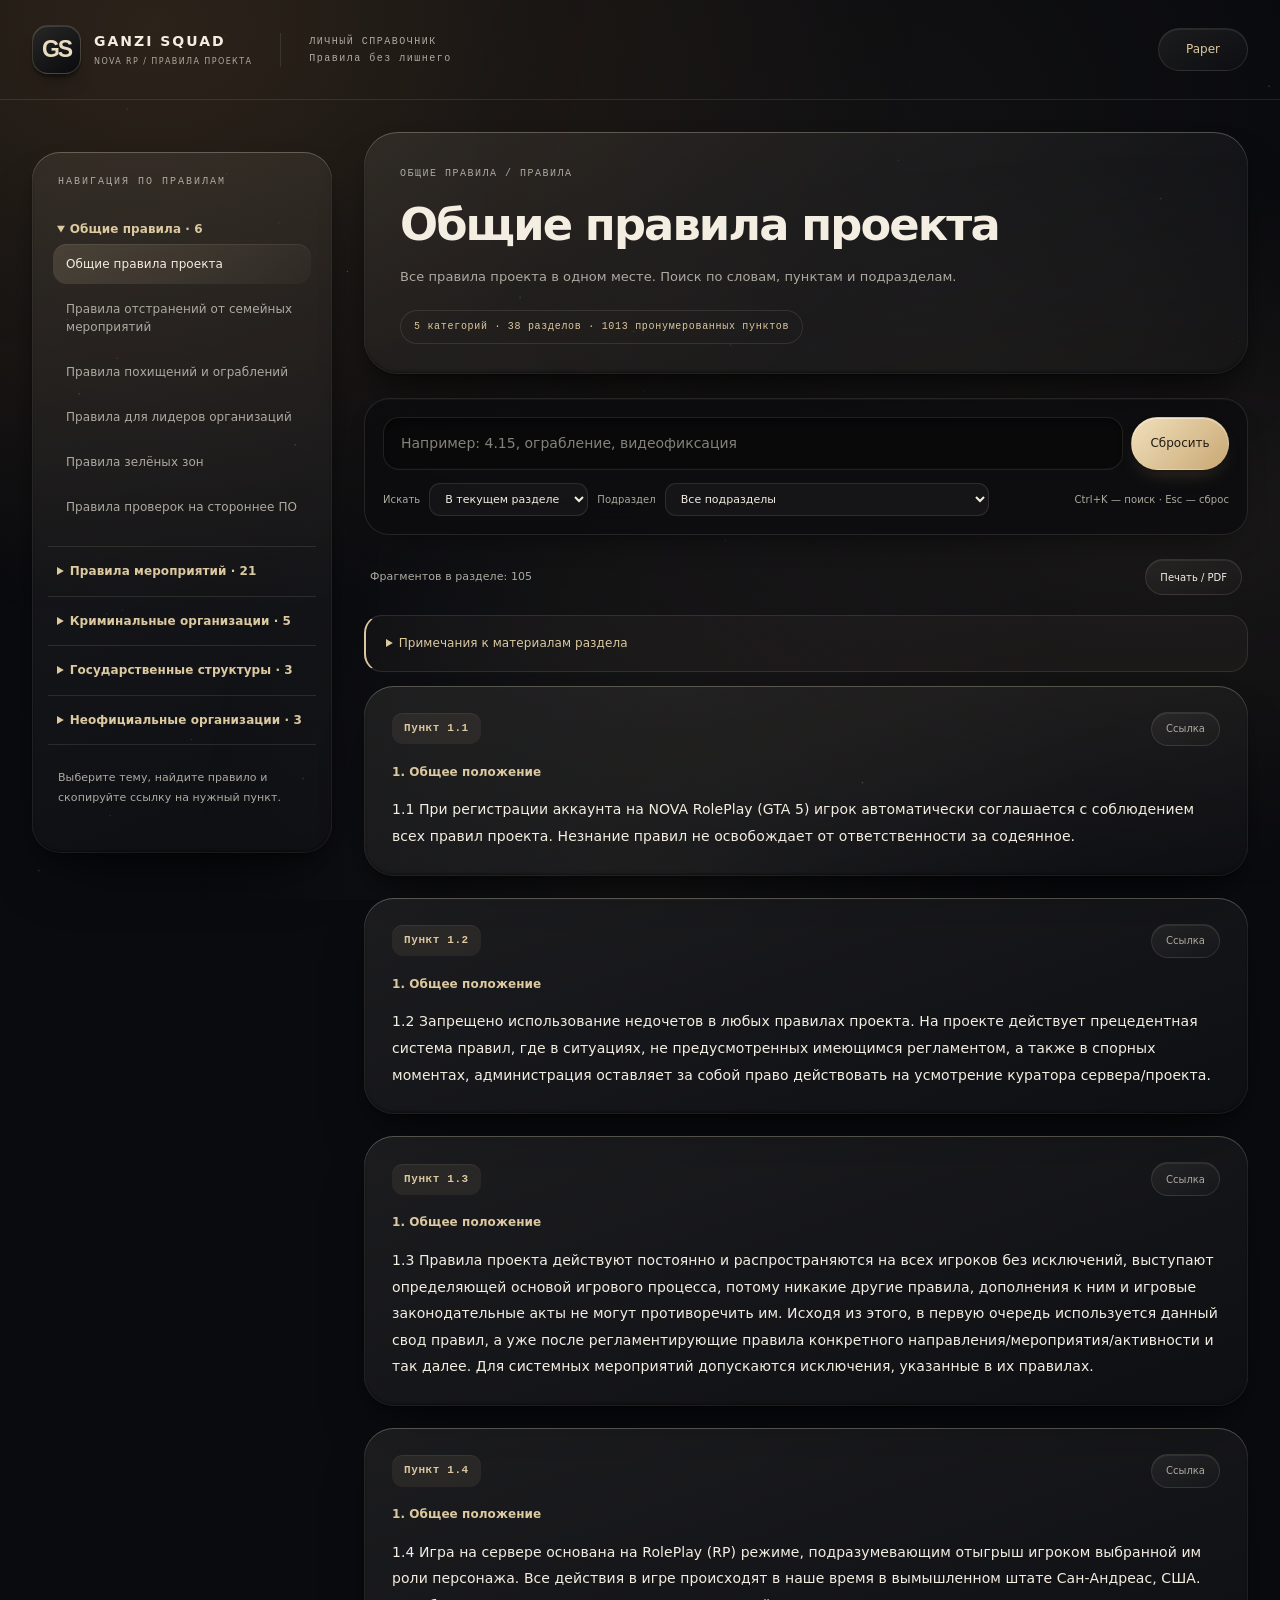
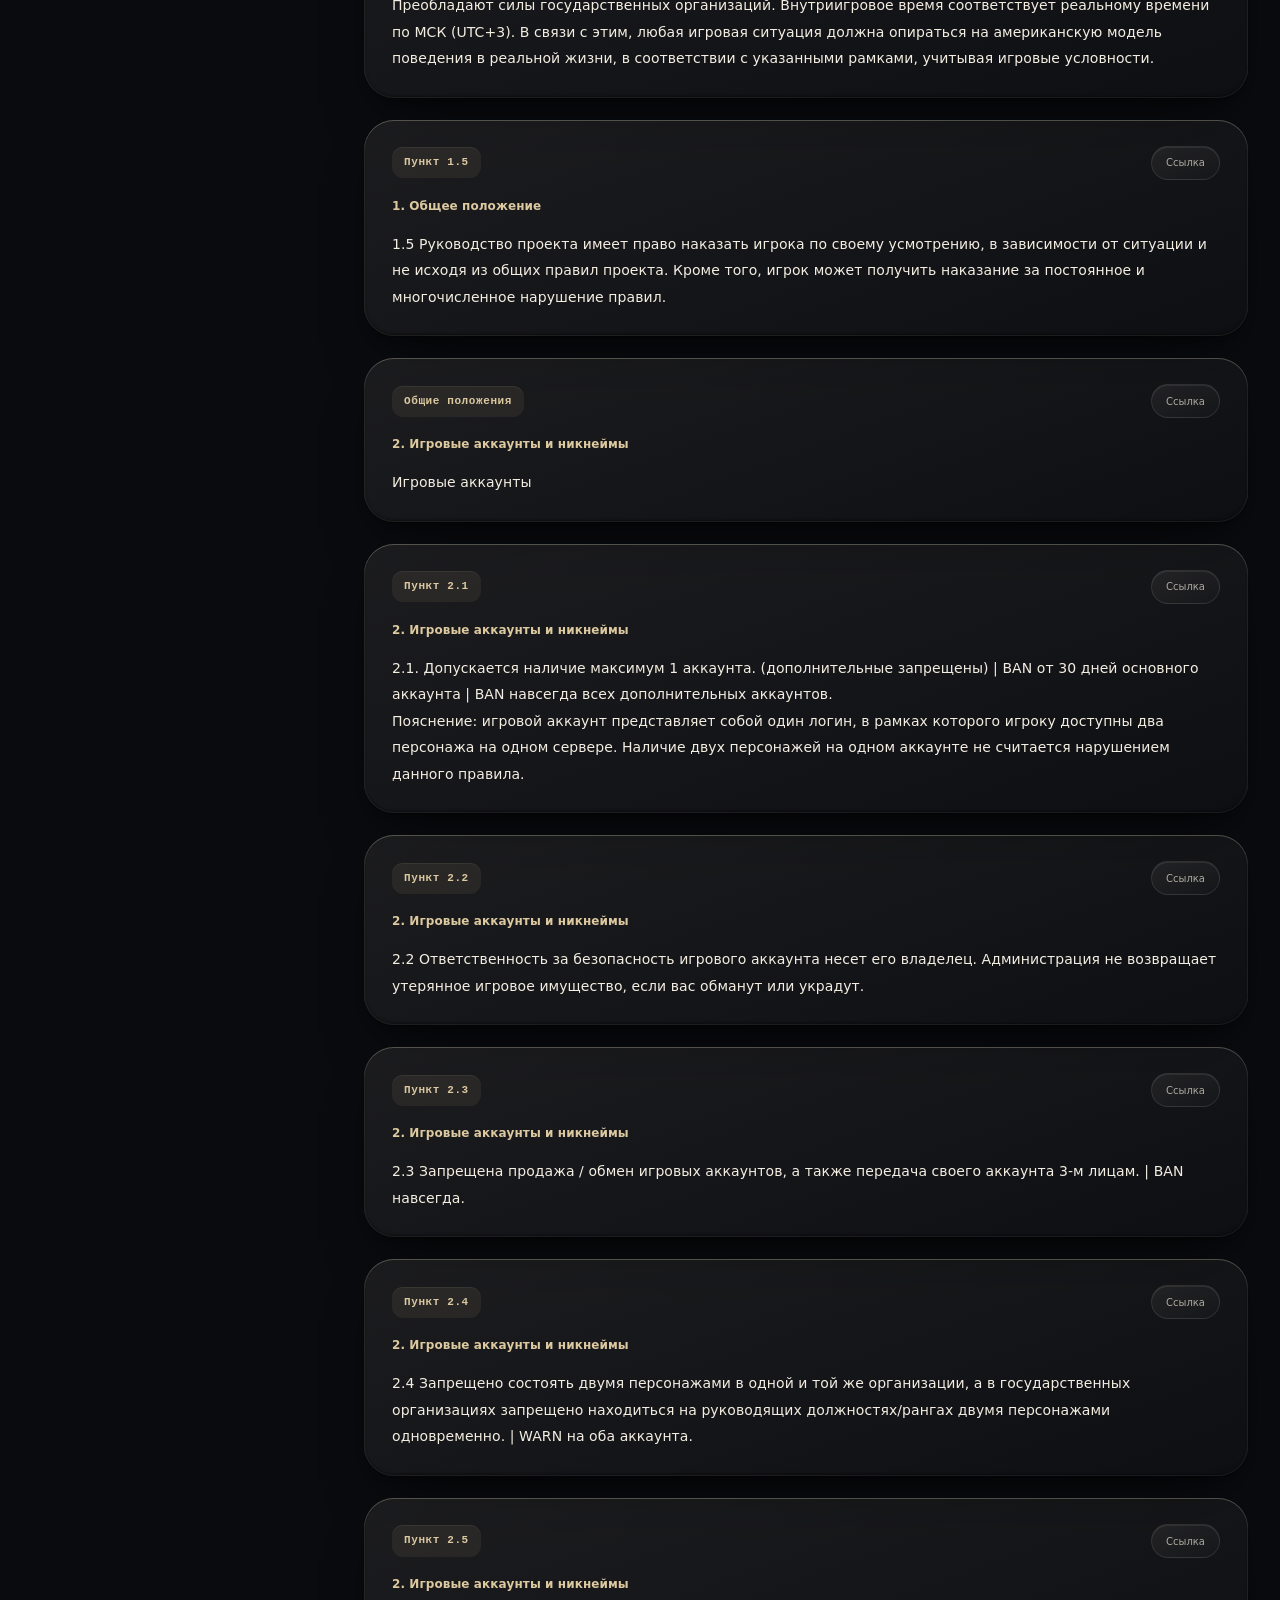
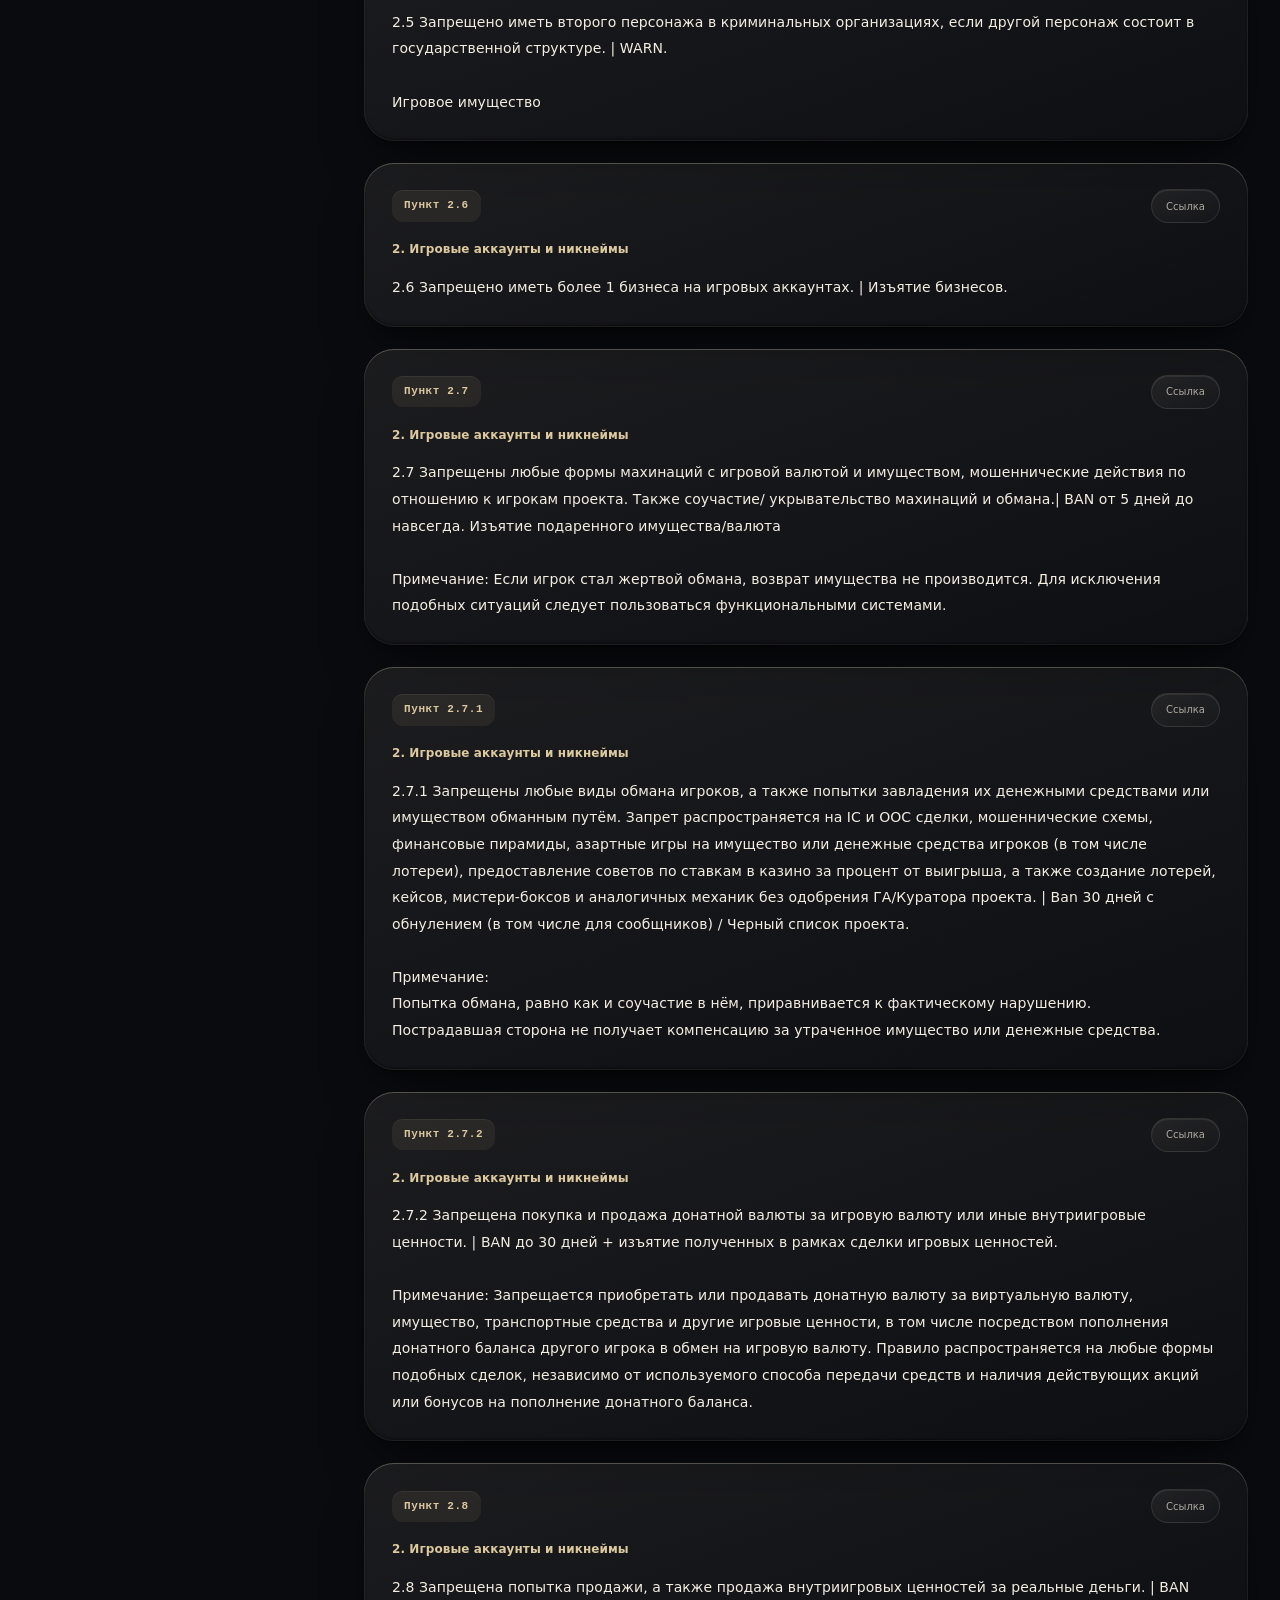
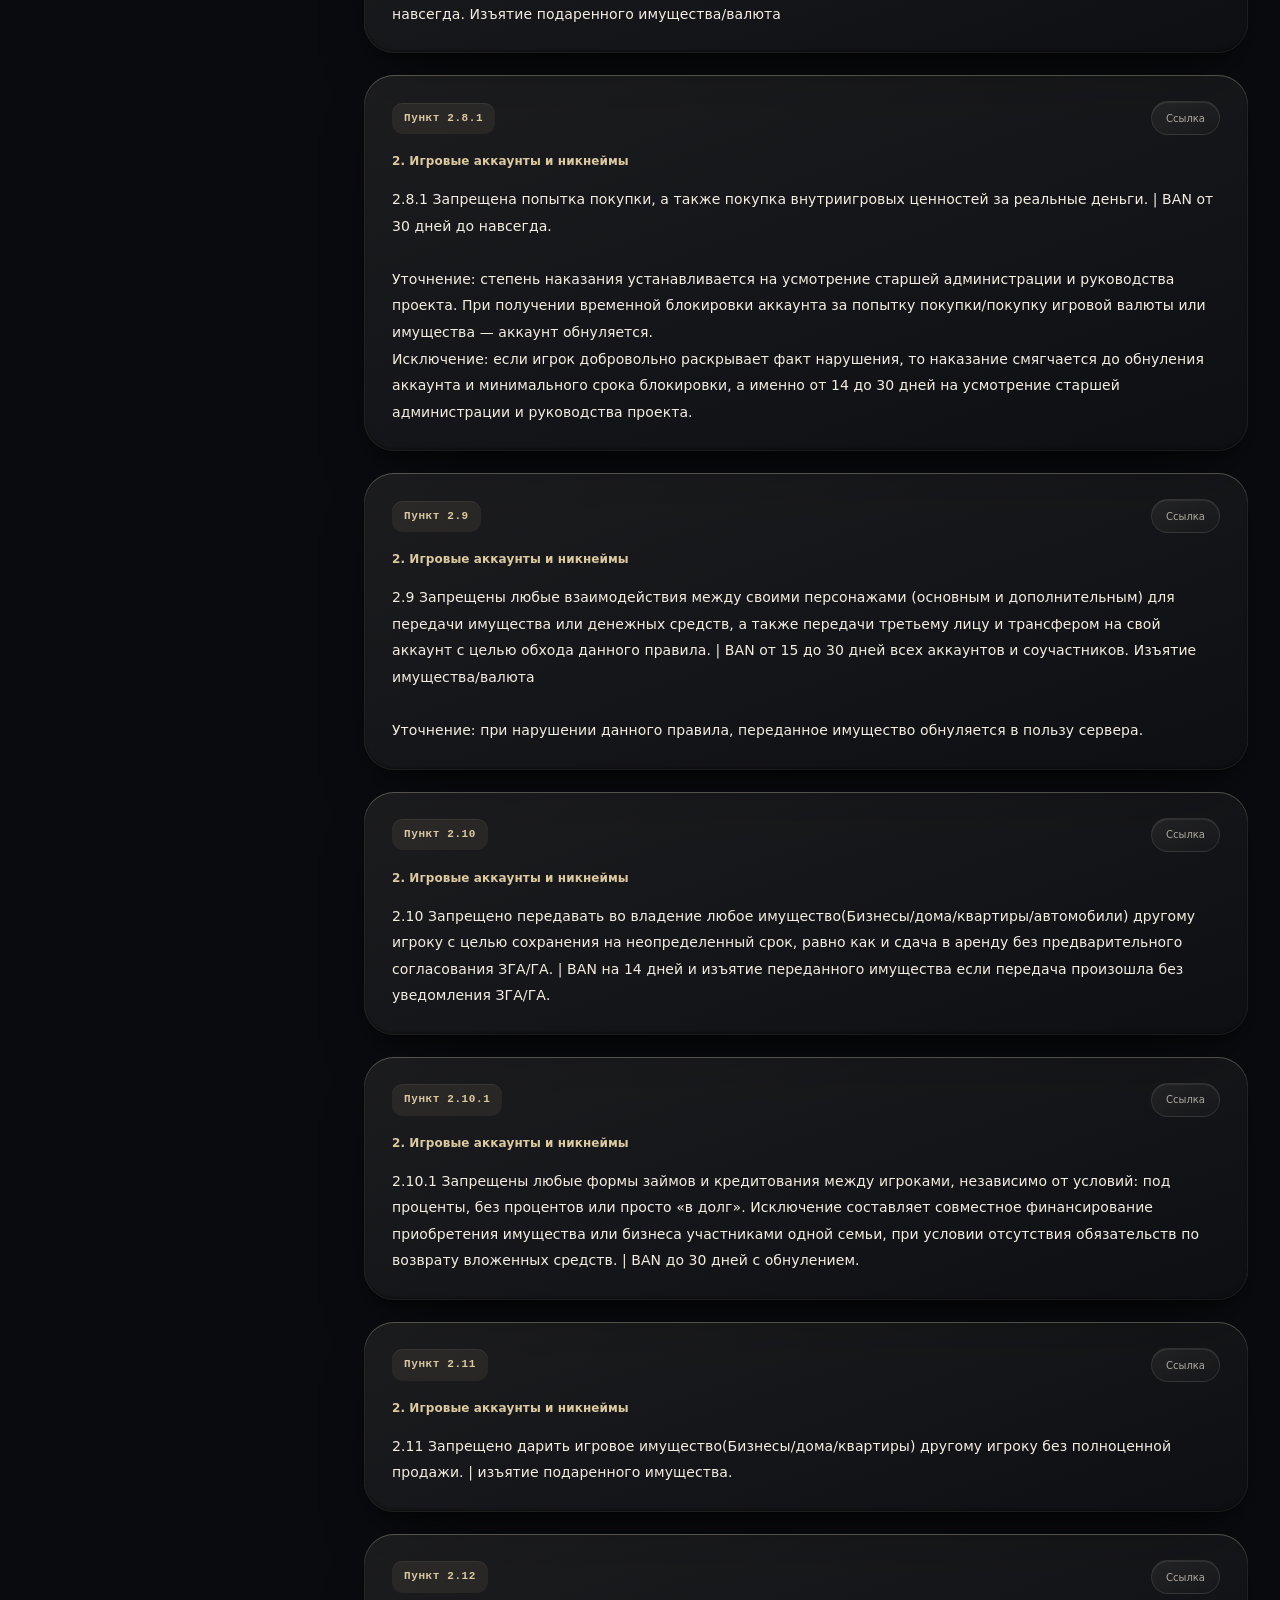
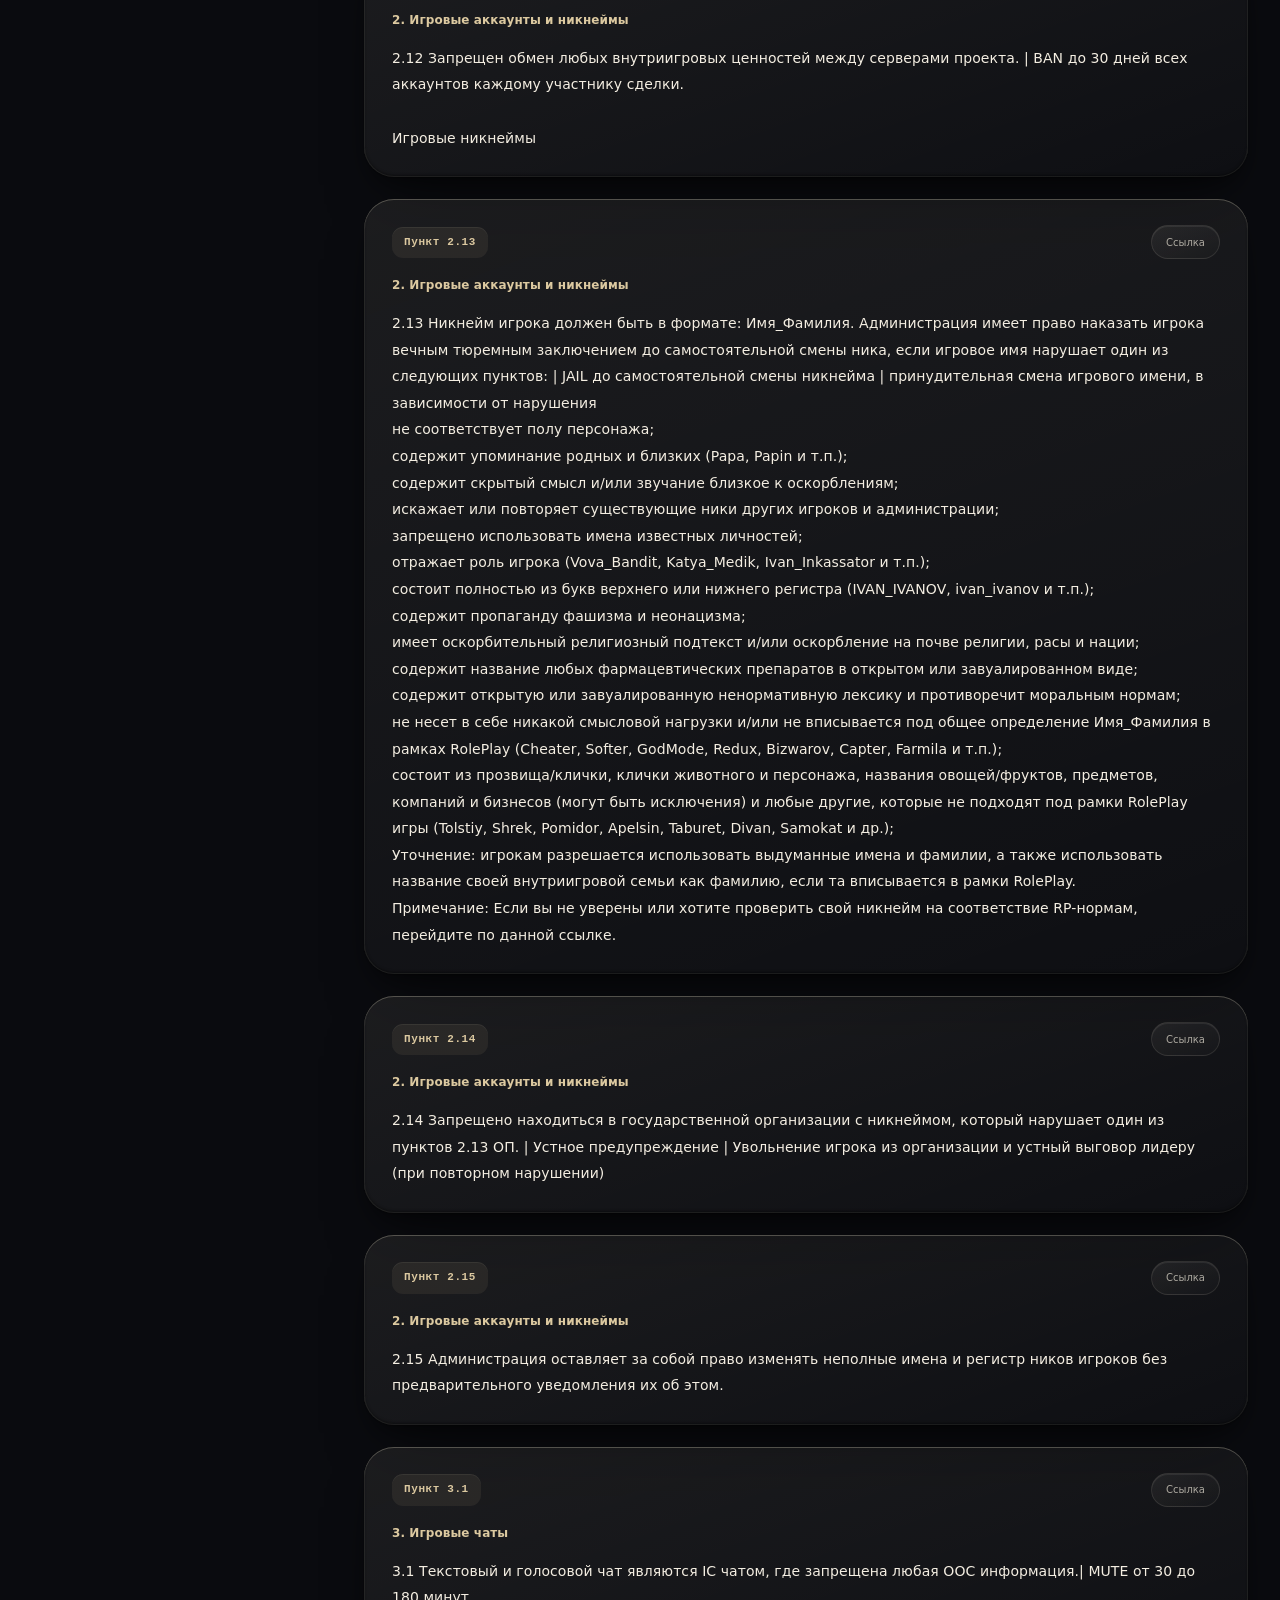
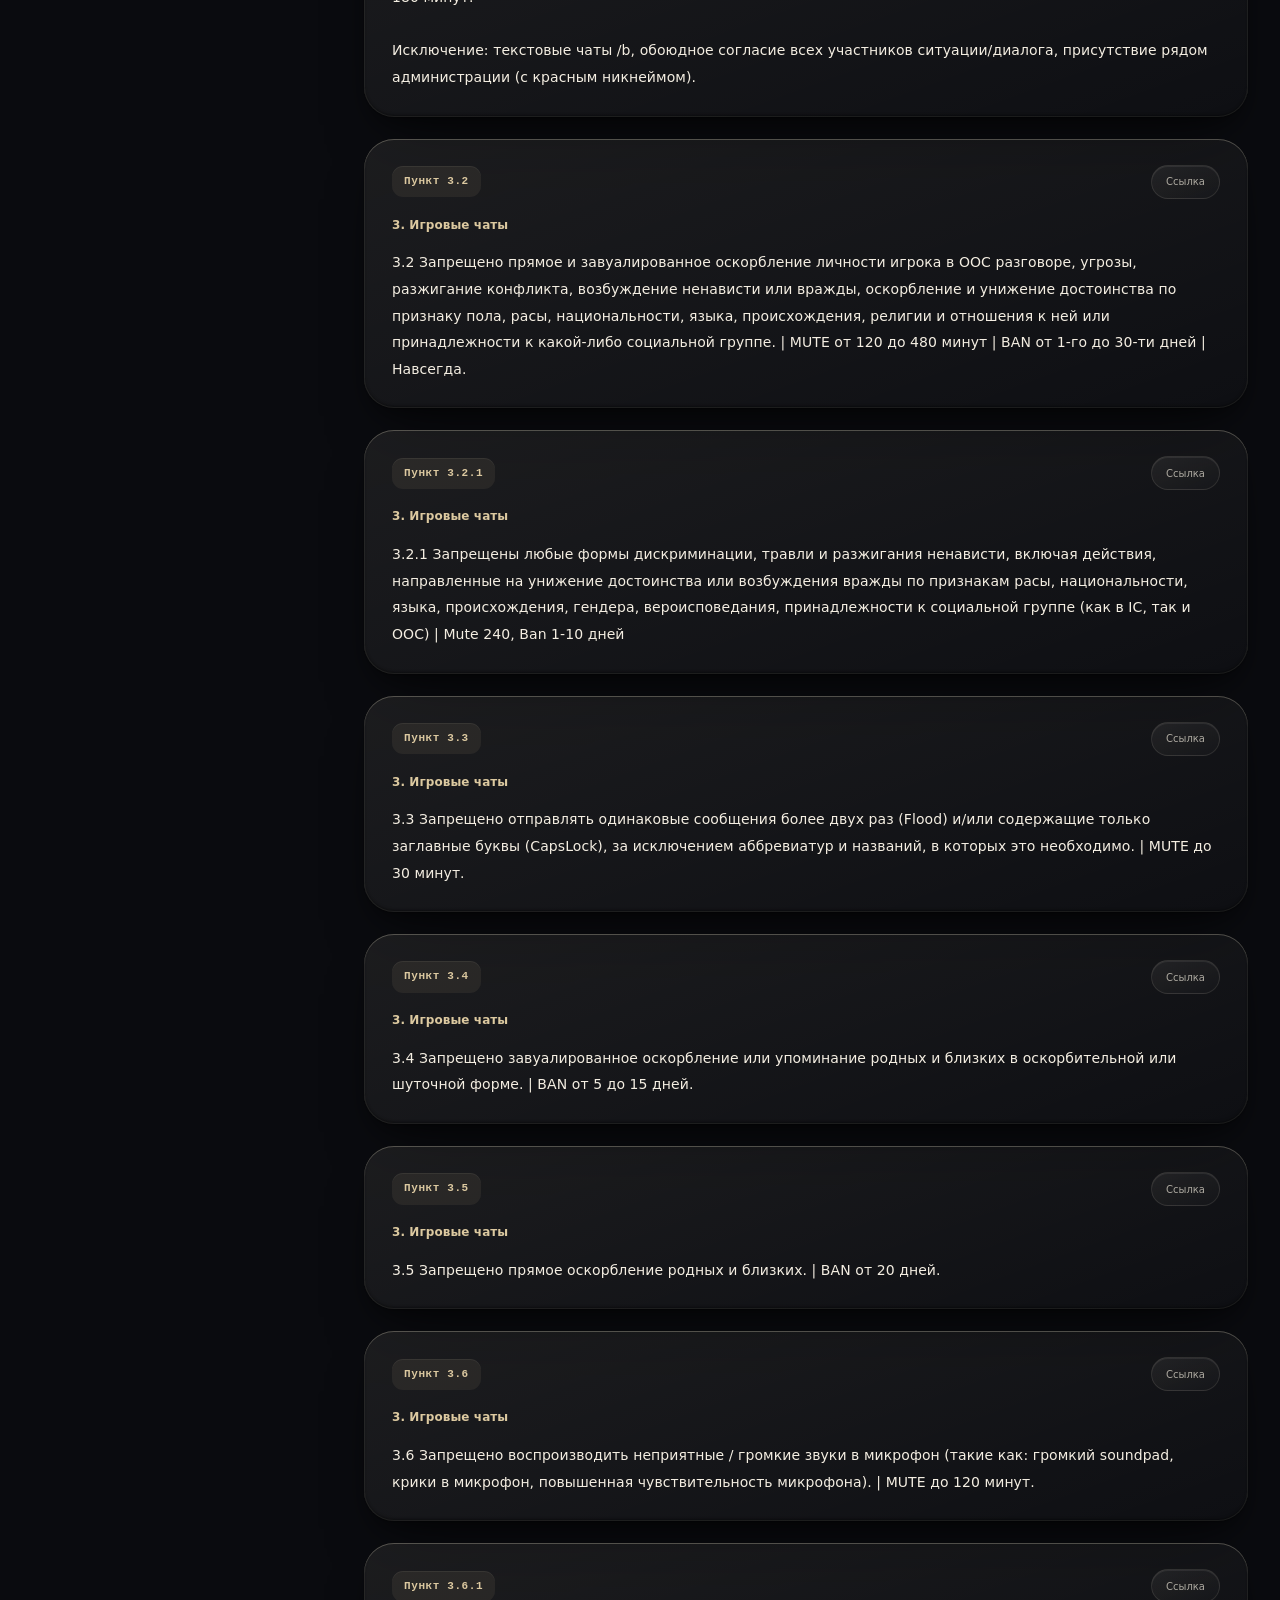
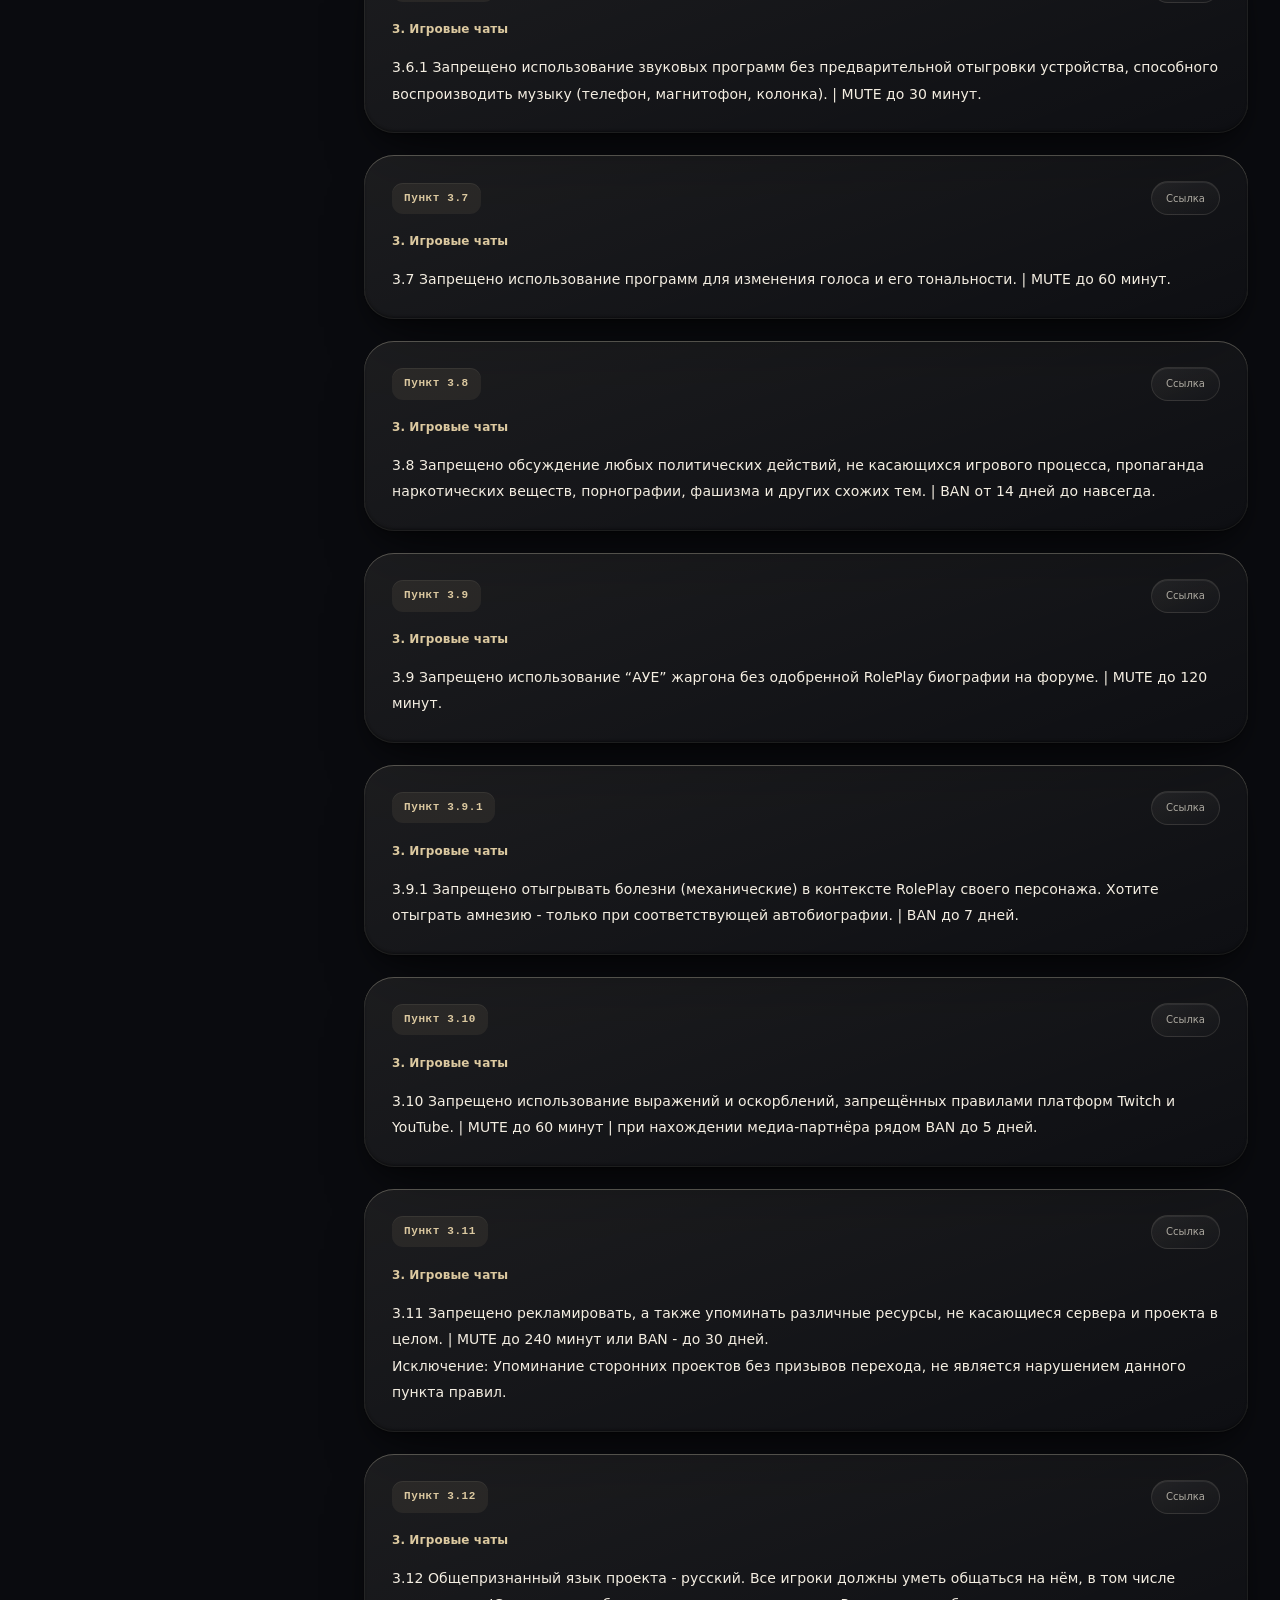
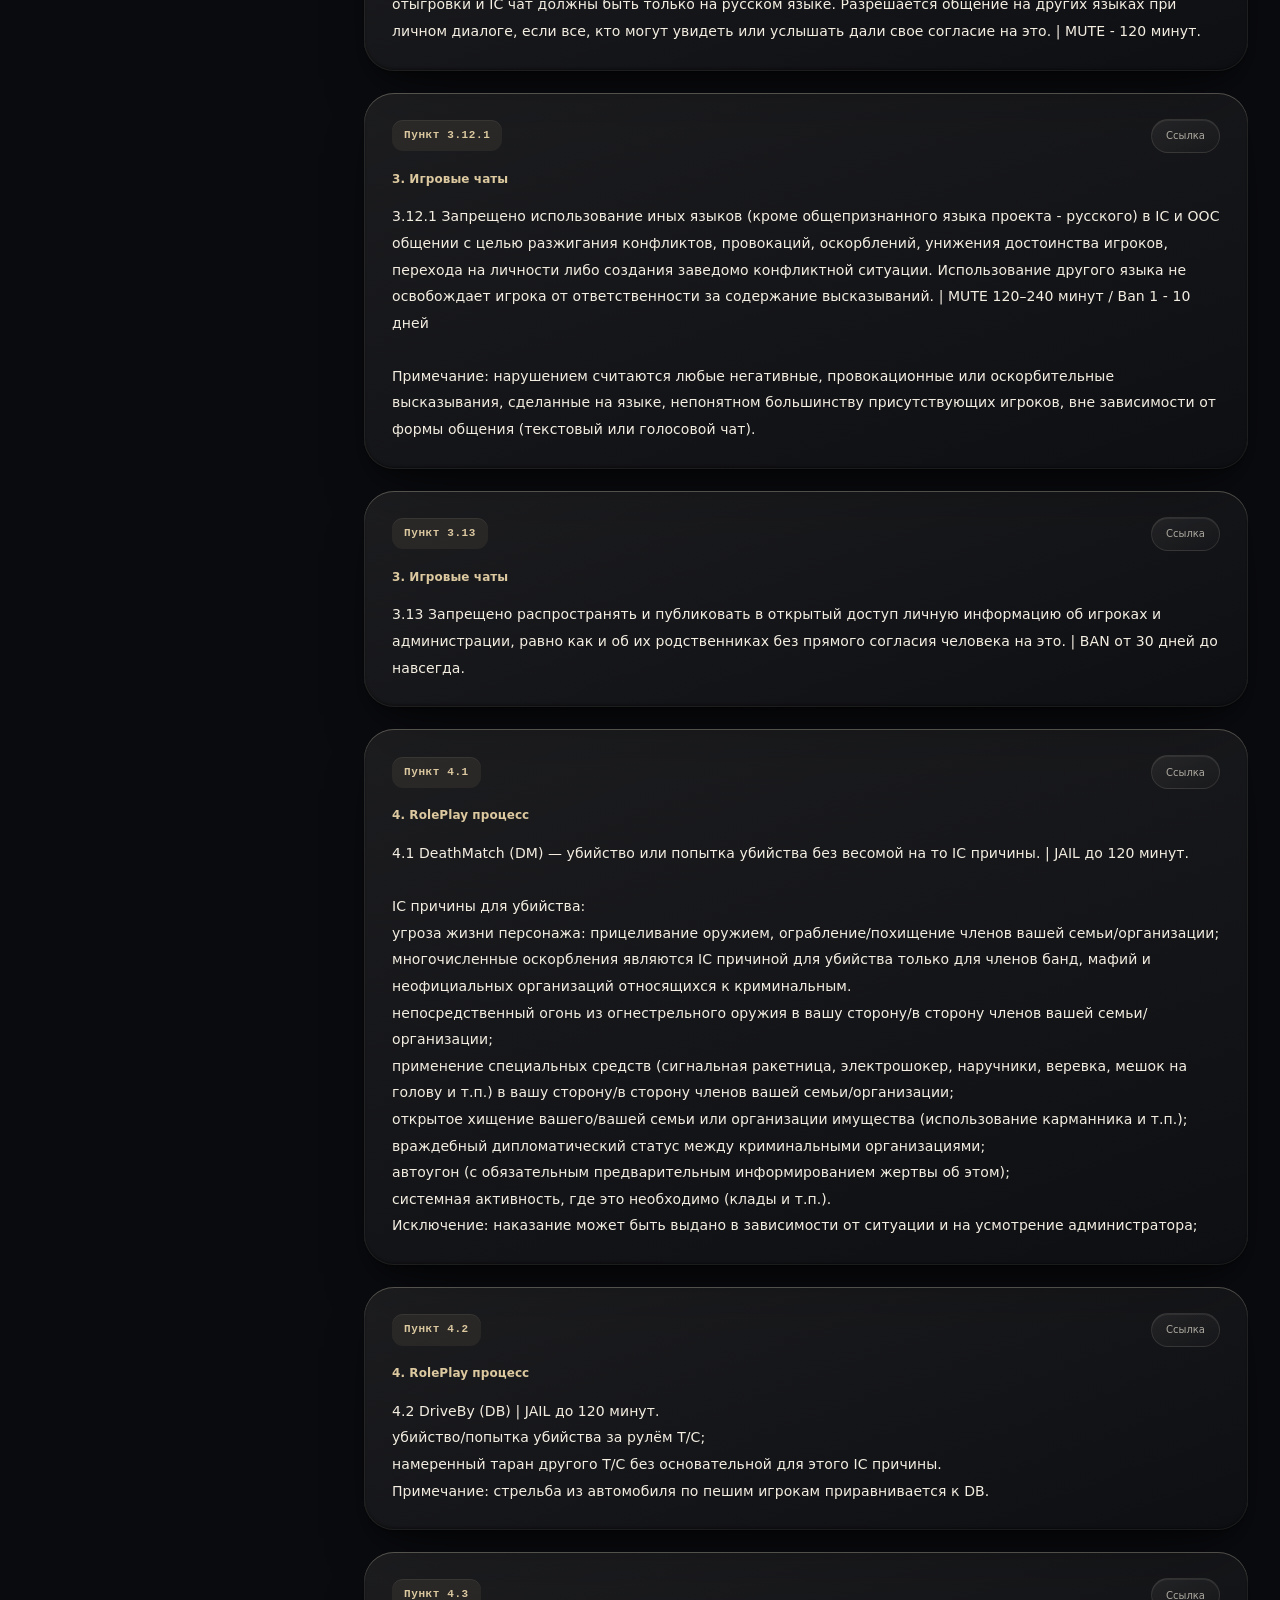
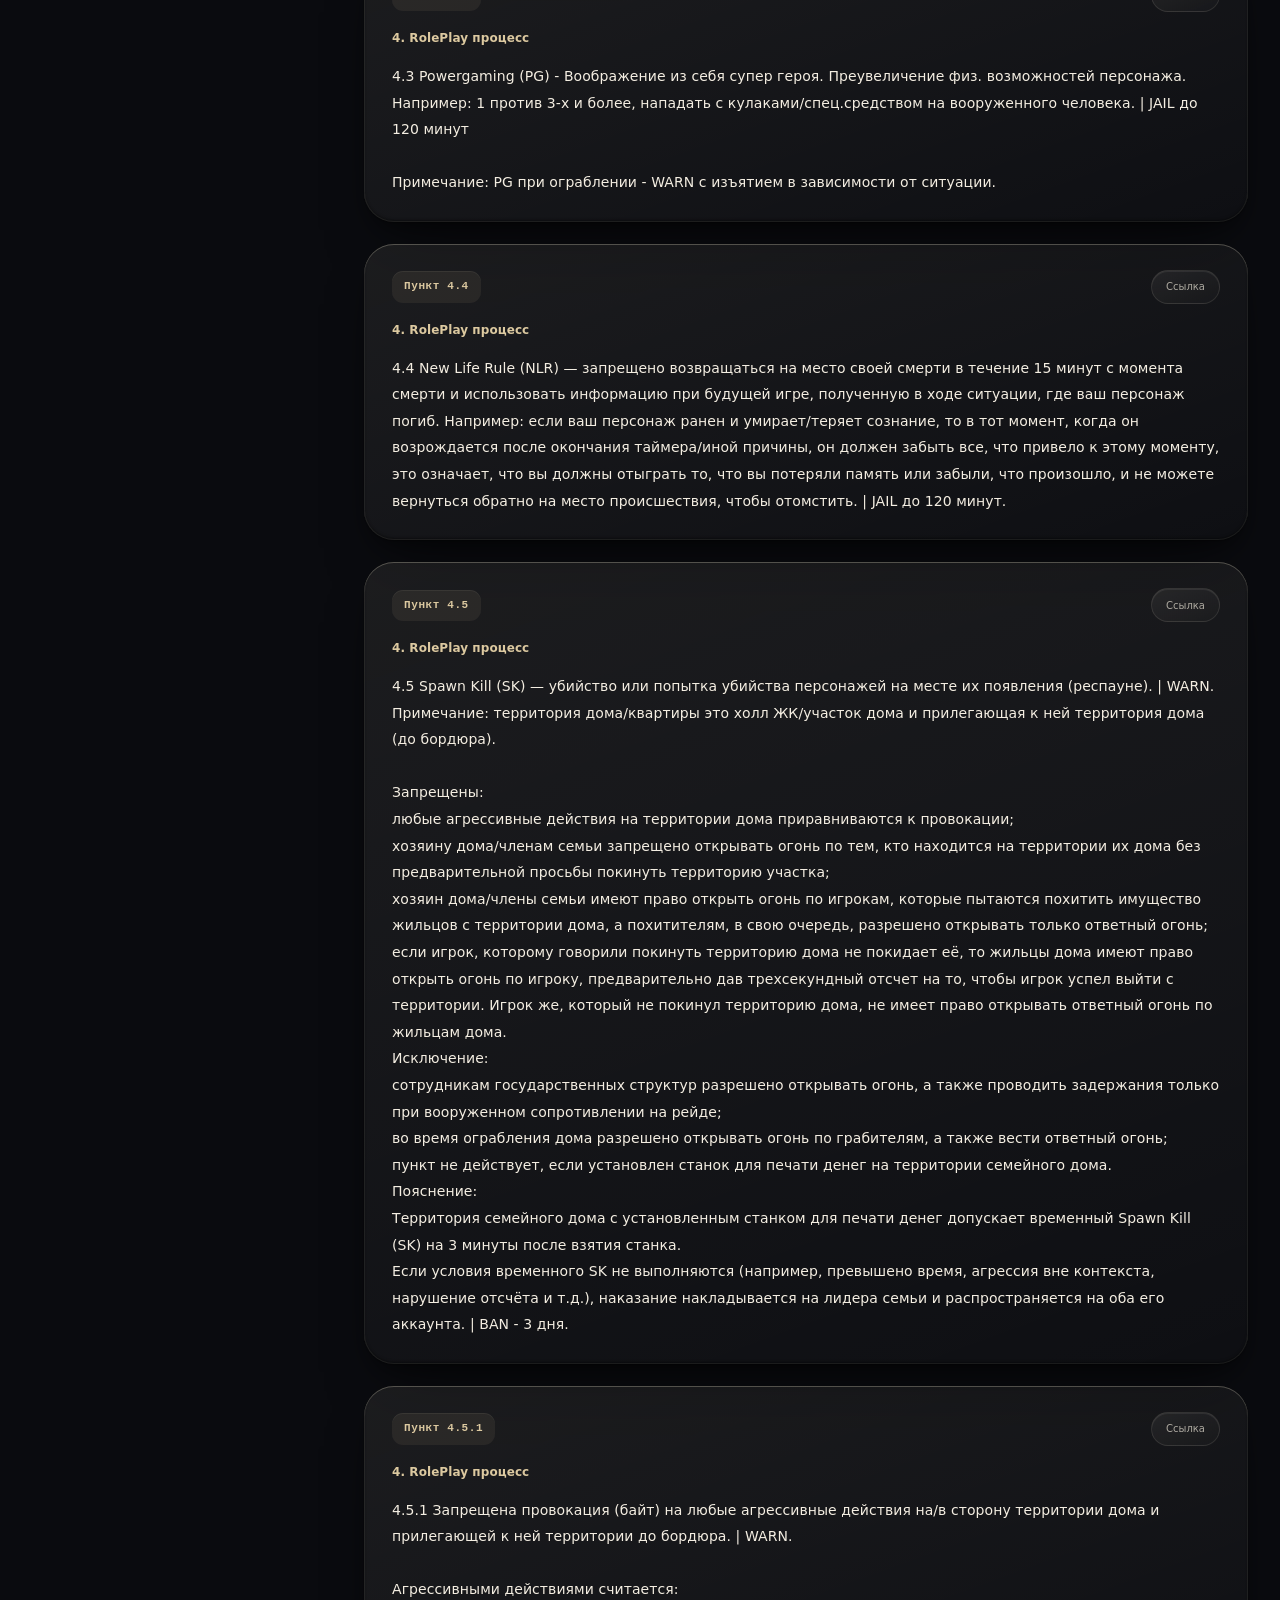
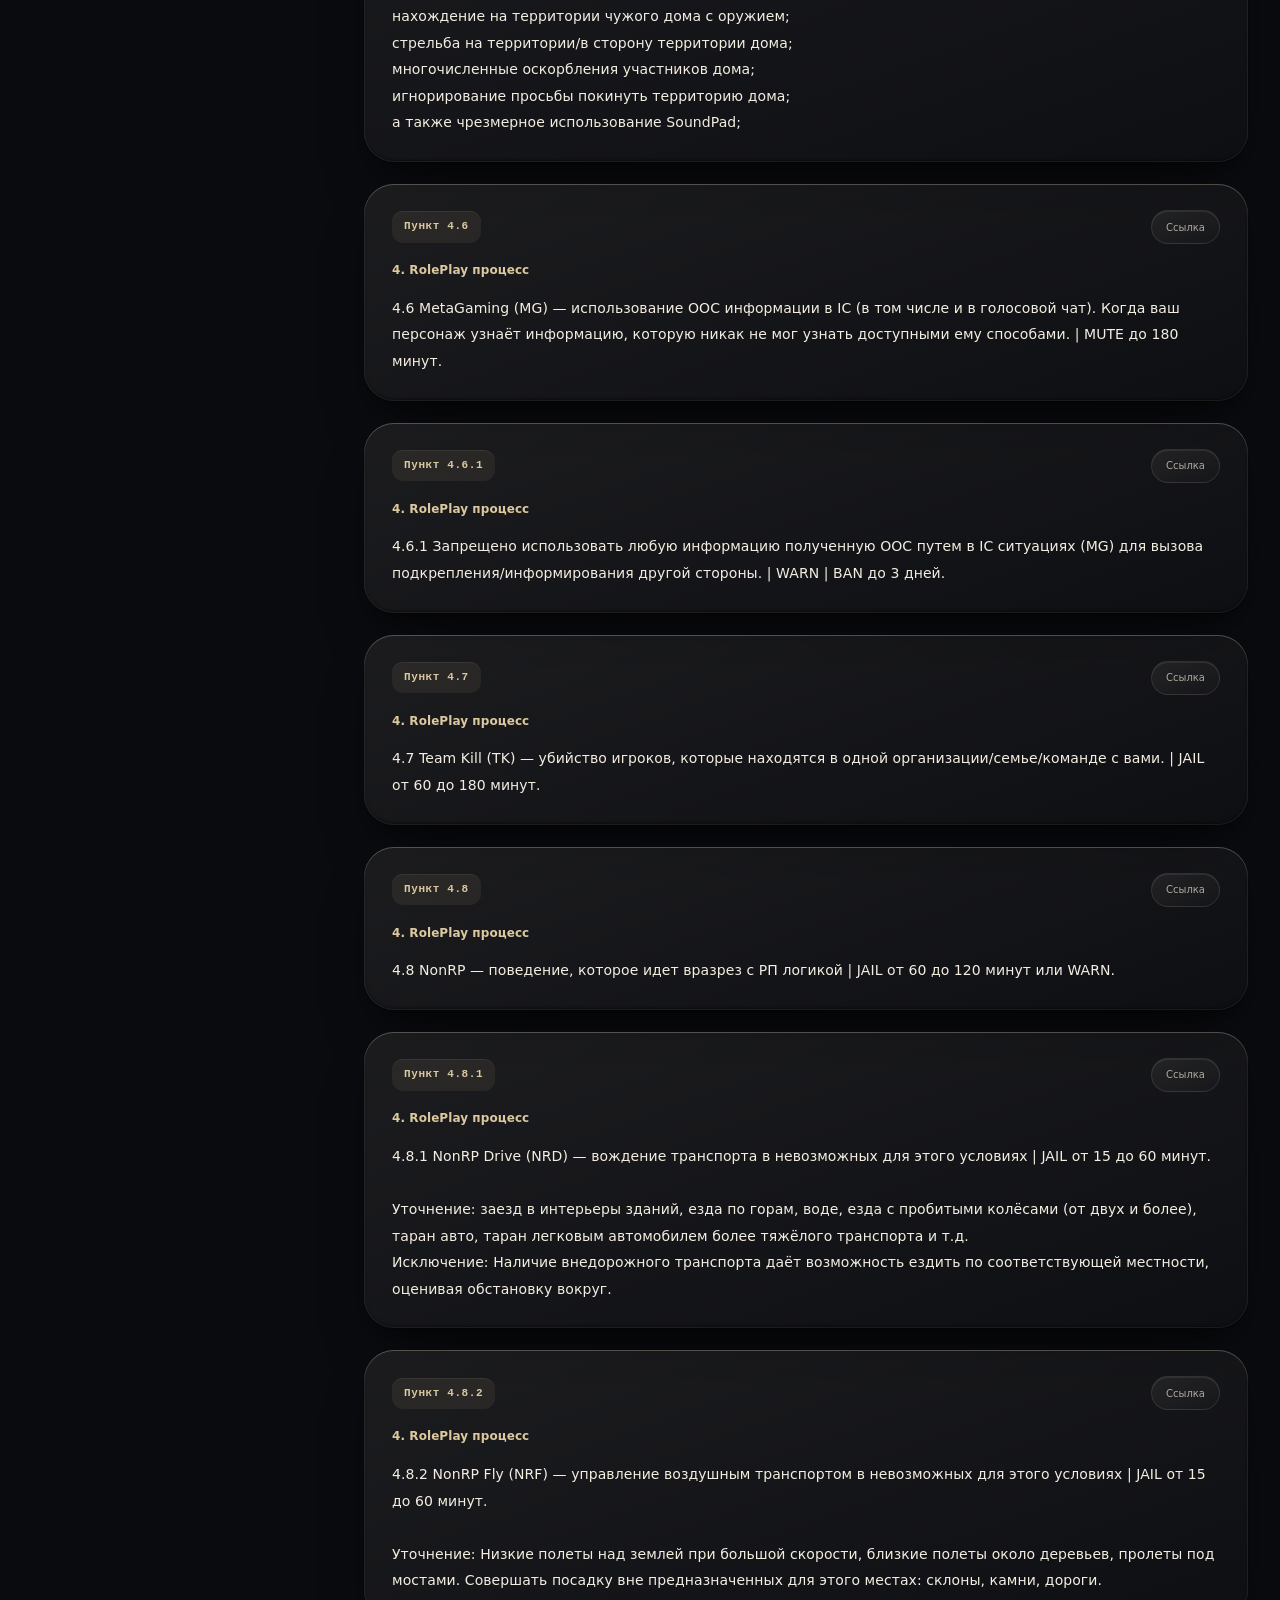
<file: index.html>
<!doctype html>
<html lang="ru"><head><meta charset="utf-8"><meta name="viewport" content="width=device-width,initial-scale=1"><meta name="theme-color" content="#0a0b0f"><meta name="description" content="Справочник GANZI SQUAD по правилам NOVA RP: общие правила, мероприятия и организации. Поиск по словам и номерам пунктов."><title>NOVA RP — Правила | GANZI SQUAD</title><link rel="stylesheet" href="style.css?v=3"><link rel="stylesheet" href="ganzi-theme.css?v=1"><script src="rules-parser.js?v=3" defer></script><script src="rule-updates.js?v=1" defer></script><script src="rules-cms.js?v=1" defer></script><script src="ganzi-theme.js?v=1" defer></script></head><body><a class="skip" href="#main">Перейти к правилам</a><header><a class="brand" href="index.html" aria-label="GANZI SQUAD — справочник NOVA RP"><b class="gs-monogram" aria-hidden="true">GS</b><span class="brand-copy">GANZI SQUAD<small>NOVA RP / ПРАВИЛА ПРОЕКТА</small></span></a><span class="header-caption">ЛИЧНЫЙ СПРАВОЧНИК<br>Правила без лишнего</span><div class="header-actions"><button id="menu" class="menu" type="button" aria-expanded="false" aria-controls="sidebar">Разделы</button><button id="theme" type="button">Paper</button></div></header><div class="layout"><aside id="sidebar"><p class="eyebrow">Навигация по правилам</p><nav id="navigation" aria-label="Разделы правил"></nav><p class="sidebar-note">Выберите тему, найдите правило и скопируйте ссылку на нужный пункт.</p></aside><main id="main"><div class="hero"><div id="breadcrumb" class="muted">Правила проекта / Справочник</div><h1 id="heading">Общие правила проекта</h1><p class="intro">Все правила проекта в одном месте. Поиск по словам, пунктам и подразделам.</p><p id="stats" class="stats"></p></div><div class="toolbar"><div class="search-row"><input type="search" id="query" autocomplete="off" aria-label="Поиск по словам и пунктам" placeholder="Например: 4.15, ограбление, видеофиксация"><button id="reset" type="button">Сбросить</button></div><div class="filters"><label for="scope">Искать</label><select id="scope"><option value="current">В текущем разделе</option><option value="all">Во всех разделах</option></select><label for="chapter">Подраздел</label><select id="chapter"><option value="">Все подразделы</option></select><span class="shortcut">Ctrl+K — поиск · Esc — сброс</span></div></div><div class="results-bar"><span id="status" role="status" aria-live="polite">Загрузка правил…</span><button id="print" type="button">Печать / PDF</button></div><p id="cms-warning" class="notice" hidden></p><div id="results"></div><noscript><p class="notice">Для интерфейса справочника нужен JavaScript.</p></noscript><footer><span class="footer-brand">GANZI SQUAD / NOVA RP</span>Справочник по предоставленным текстам NOVA RP. Изображения и карты, отсутствующие в исходном файле, не восстановлены. Актуальность относительно форума независимо не проверялась. <a href="admin.html">Редактор правил</a></footer></main></div><div id="toast" role="status" hidden></div></body></html>
</file>
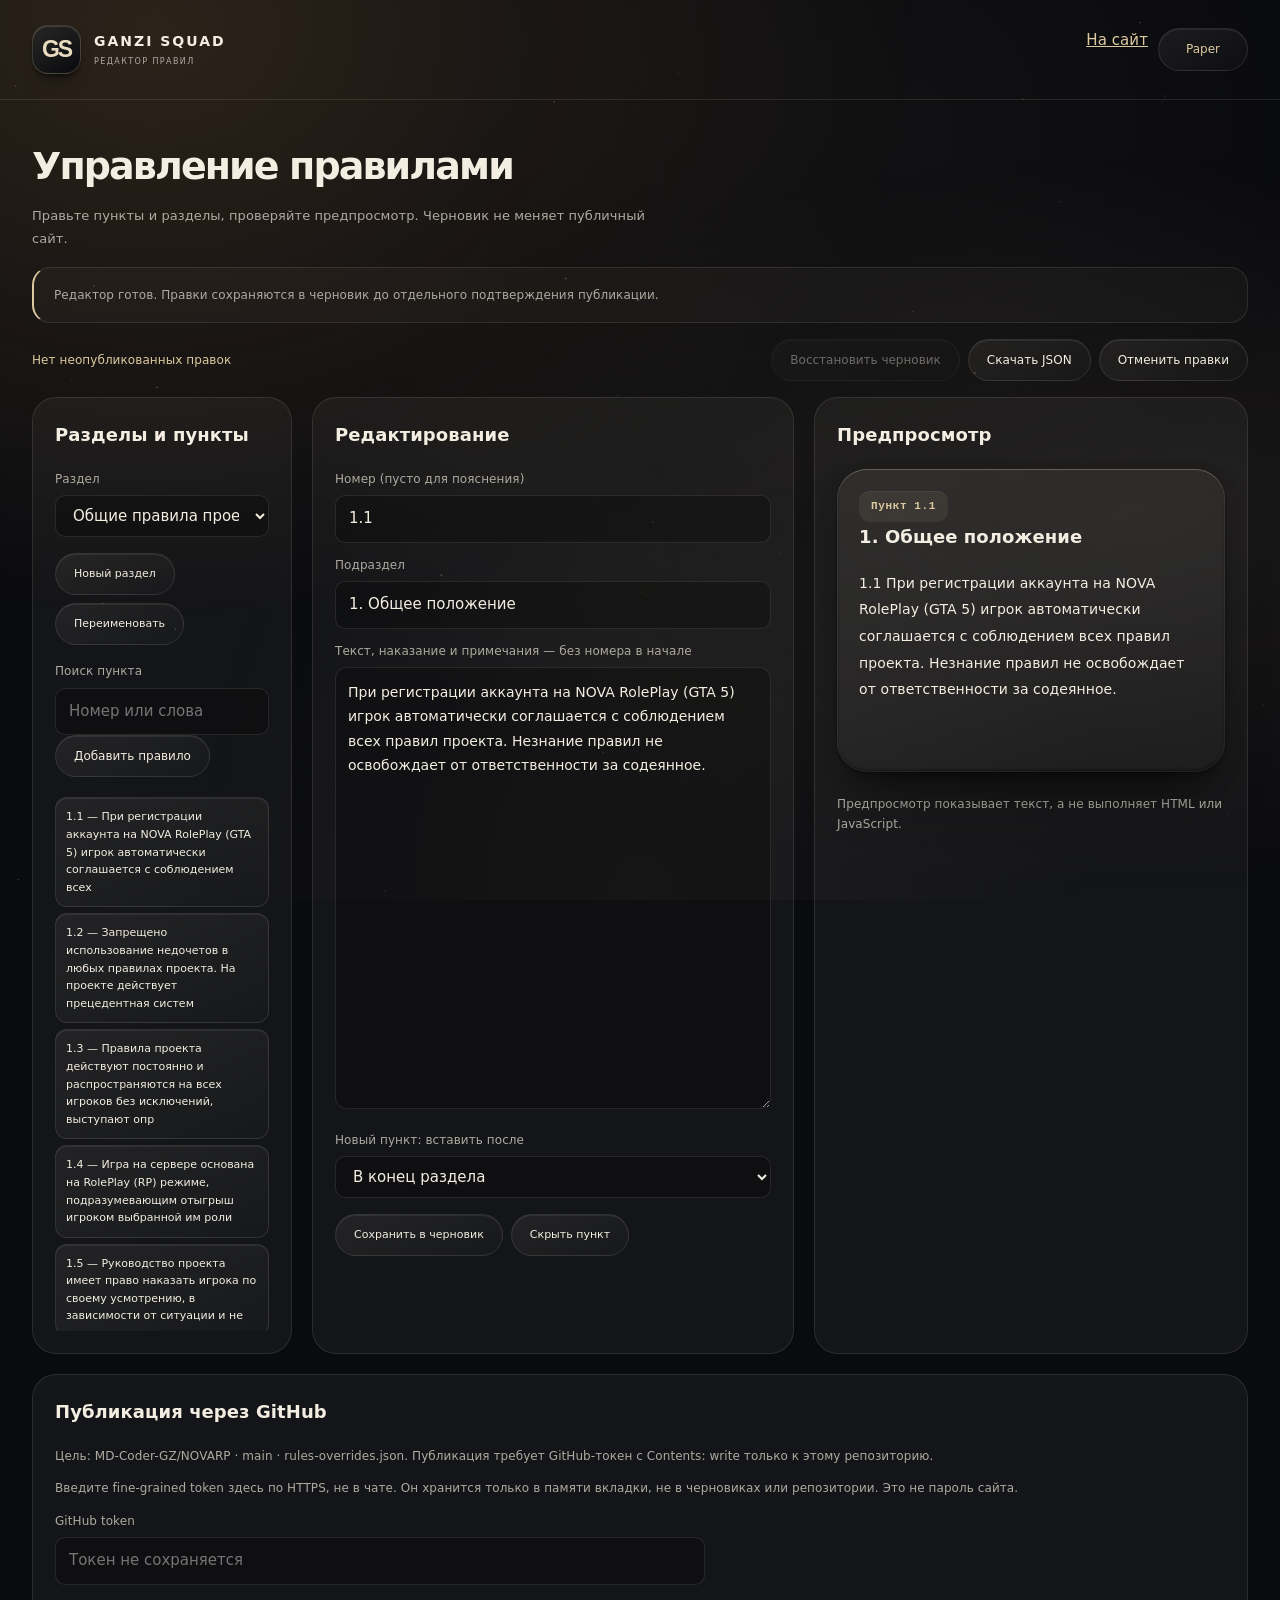
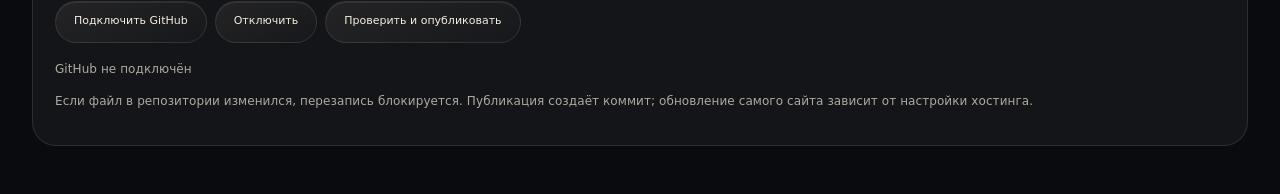
<file: admin.html>
<!doctype html>
<html lang="ru"><head><meta charset="utf-8"><meta name="viewport" content="width=device-width,initial-scale=1"><meta name="robots" content="noindex,nofollow"><meta http-equiv="Content-Security-Policy" content="default-src 'self'; script-src 'self'; style-src 'self' 'unsafe-inline'; connect-src 'self' https://api.github.com; img-src 'self' data:; object-src 'none'; base-uri 'none'; form-action 'none'"><title>Редактор правил — GANZI SQUAD</title><link rel="stylesheet" href="style.css?v=3"><link rel="stylesheet" href="ganzi-theme.css?v=1"><link rel="stylesheet" href="admin.css?v=1"><script src="rules-parser.js?v=3" defer></script><script src="rule-updates.js?v=1" defer></script><script src="rules-cms.js?v=1" defer></script><script src="admin.js?v=1" defer></script><script src="ganzi-theme.js?v=1" defer></script></head><body data-page="admin"><header><a class="brand" href="index.html"><b class="gs-monogram">GS</b><span class="brand-copy">GANZI SQUAD<small>РЕДАКТОР ПРАВИЛ</small></span></a><div class="header-actions"><a href="index.html">На сайт</a><button id="theme" type="button">Paper</button></div></header><main class="admin-page"><h1>Управление правилами</h1><p class="intro">Правьте пункты и разделы, проверяйте предпросмотр. Черновик не меняет публичный сайт.</p><p id="admin-status" class="notice" role="status" aria-live="polite">Загрузка редактора…</p><p id="busy" hidden>Выполняется запрос к GitHub…</p><p id="conflicts" class="notice" hidden></p><section class="admin-bar"><span id="draft-state"></span><button id="restore-draft" type="button" disabled>Восстановить черновик</button><button id="download" type="button">Скачать JSON</button><button id="discard-draft" type="button">Отменить правки</button></section><div id="workspace" class="admin-grid" inert><section class="admin-panel"><h2>Разделы и пункты</h2><label for="topics">Раздел</label><select id="topics"></select><div class="admin-buttons"><button id="new-topic" type="button">Новый раздел</button><button id="rename-topic" type="button">Переименовать</button></div><label for="filter">Поиск пункта</label><input id="filter" type="search" placeholder="Номер или слова"><button id="new-rule" type="button">Добавить правило</button><div id="rules-list" aria-label="Пункты выбранного раздела"></div></section><section class="admin-panel"><h2>Редактирование</h2><form id="editor"><label for="number">Номер (пусто для пояснения)</label><input id="number" maxlength="40" placeholder="2.7.2"><label for="chapter-input">Подраздел</label><input id="chapter-input" maxlength="500" list="chapter-hints"><datalist id="chapter-hints"></datalist><label for="rule-text">Текст, наказание и примечания — без номера в начале</label><textarea id="rule-text" rows="17" maxlength="50000" required></textarea><label for="insert-after">Новый пункт: вставить после</label><select id="insert-after"><option value="">В конец раздела</option></select><div class="admin-buttons"><button type="submit">Сохранить в черновик</button><button id="hide-rule" type="button" disabled>Скрыть пункт</button></div></form></section><section class="admin-panel preview-panel"><h2>Предпросмотр</h2><article><span id="preview-number" class="number"></span><h2 id="preview-chapter"></h2><div id="preview-text" class="rule-body"></div></article><p class="muted">Предпросмотр показывает текст, а не выполняет HTML или JavaScript.</p></section></div><section class="admin-panel github-panel"><h2>Публикация через GitHub</h2><p>Цель: MD-Coder-GZ/NOVARP · main · rules-overrides.json. Публикация требует GitHub-токен с Contents: write только к этому репозиторию.</p><p>Введите fine-grained token здесь по HTTPS, не в чате. Он хранится только в памяти вкладки, не в черновиках или репозитории. Это не пароль сайта.</p><label for="token">GitHub token</label><input id="token" type="password" autocomplete="off" spellcheck="false" placeholder="Токен не сохраняется"><div class="admin-buttons"><button id="connect" type="button" data-lock>Подключить GitHub</button><button id="disconnect" type="button">Отключить</button><button id="publish" type="button" data-lock>Проверить и опубликовать</button></div><p id="connection">GitHub не подключён</p><p class="muted">Если файл в репозитории изменился, перезапись блокируется. Публикация создаёт коммит; обновление самого сайта зависит от настройки хостинга.</p></section></main><dialog id="topic-dialog"><h2>Новый раздел</h2><label for="topic-name">Название</label><input id="topic-name" maxlength="300"><label for="topic-group">Категория</label><select id="topic-group"></select><div class="admin-buttons"><button id="create-topic" type="button">Добавить в черновик</button><button type="button" data-close>Отмена</button></div></dialog><dialog id="review-dialog"><h2>Подтверждение публикации</h2><p>Записать приведённый ниже файл rules-overrides.json в MD-Coder-GZ/NOVARP, ветка main?</p><p>Коммит: Update rules via GANZI SQUAD admin</p><textarea id="review-json" rows="18" readonly aria-label="Полное содержимое публикуемого файла"></textarea><div class="admin-buttons"><button id="confirm-publish" type="button" data-lock>Подтверждаю запись в GitHub</button><button type="button" data-close>Отмена</button></div></dialog></body></html>
</file>
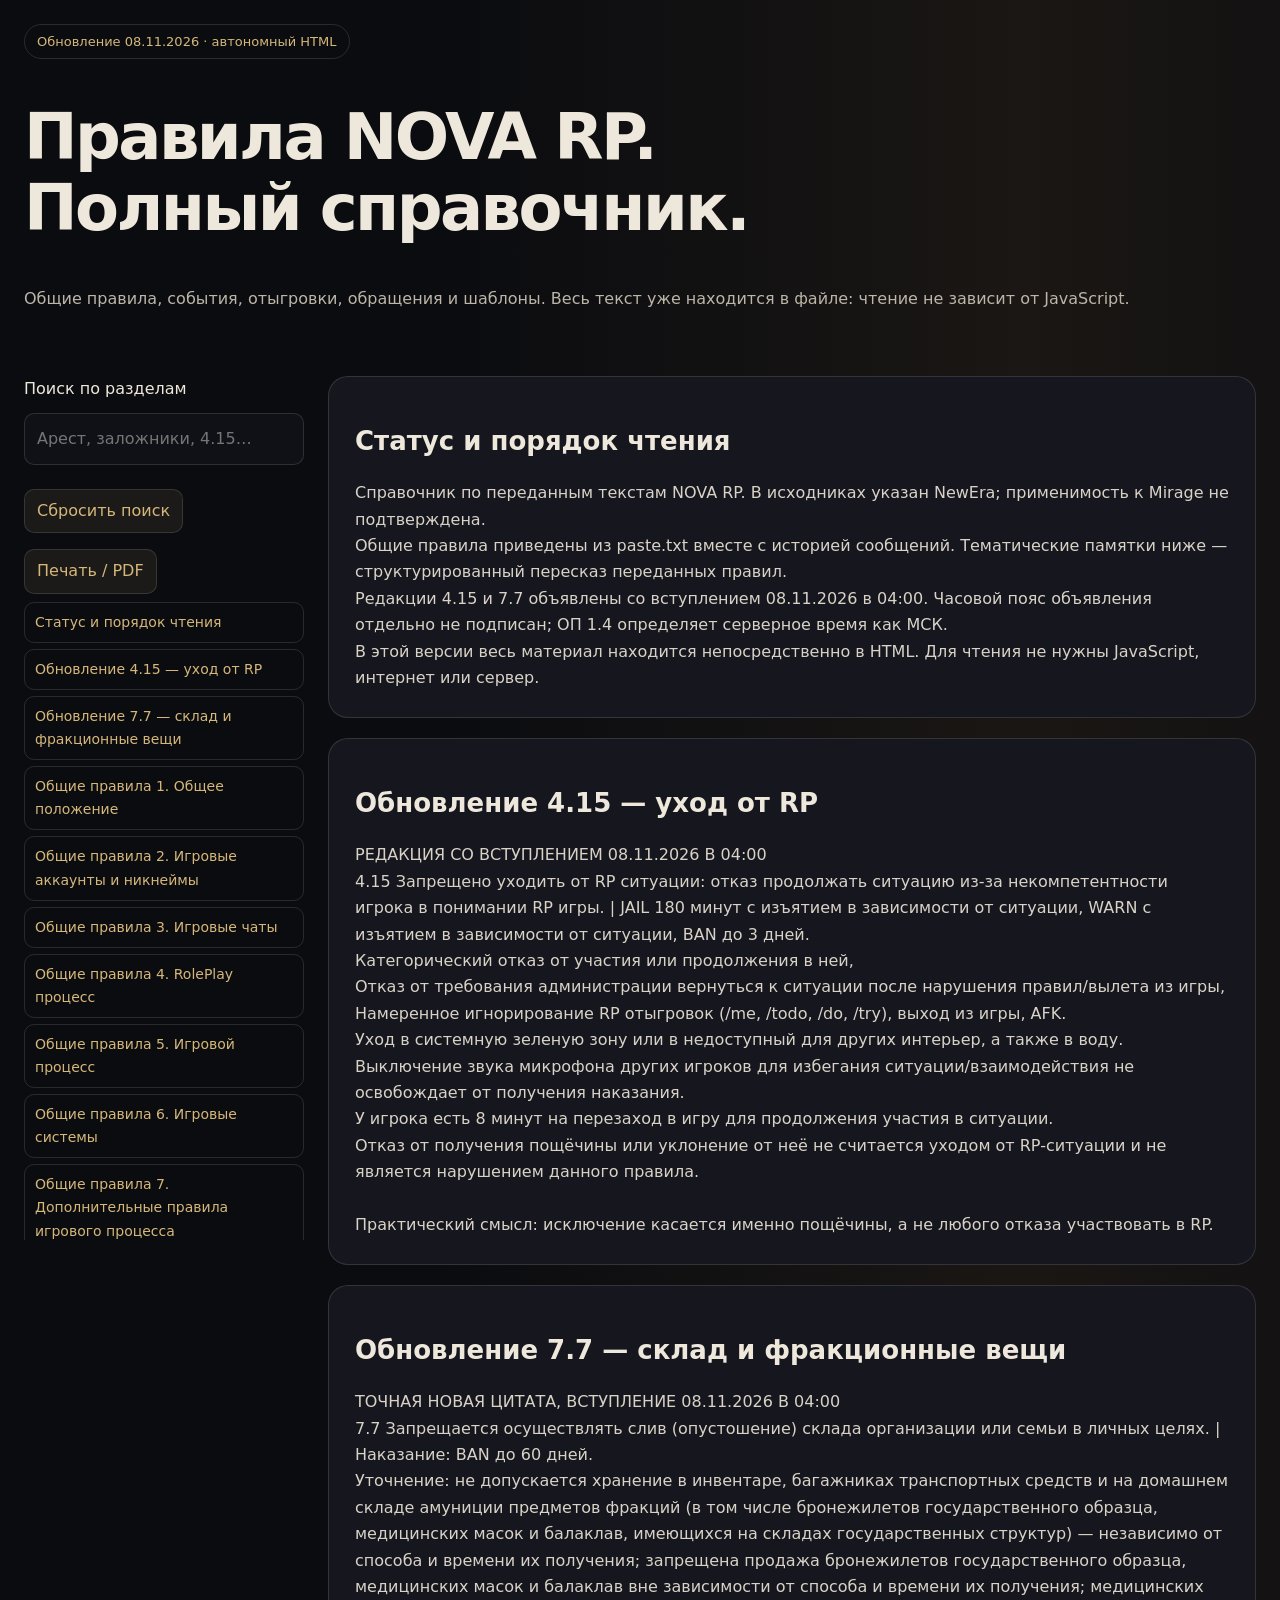
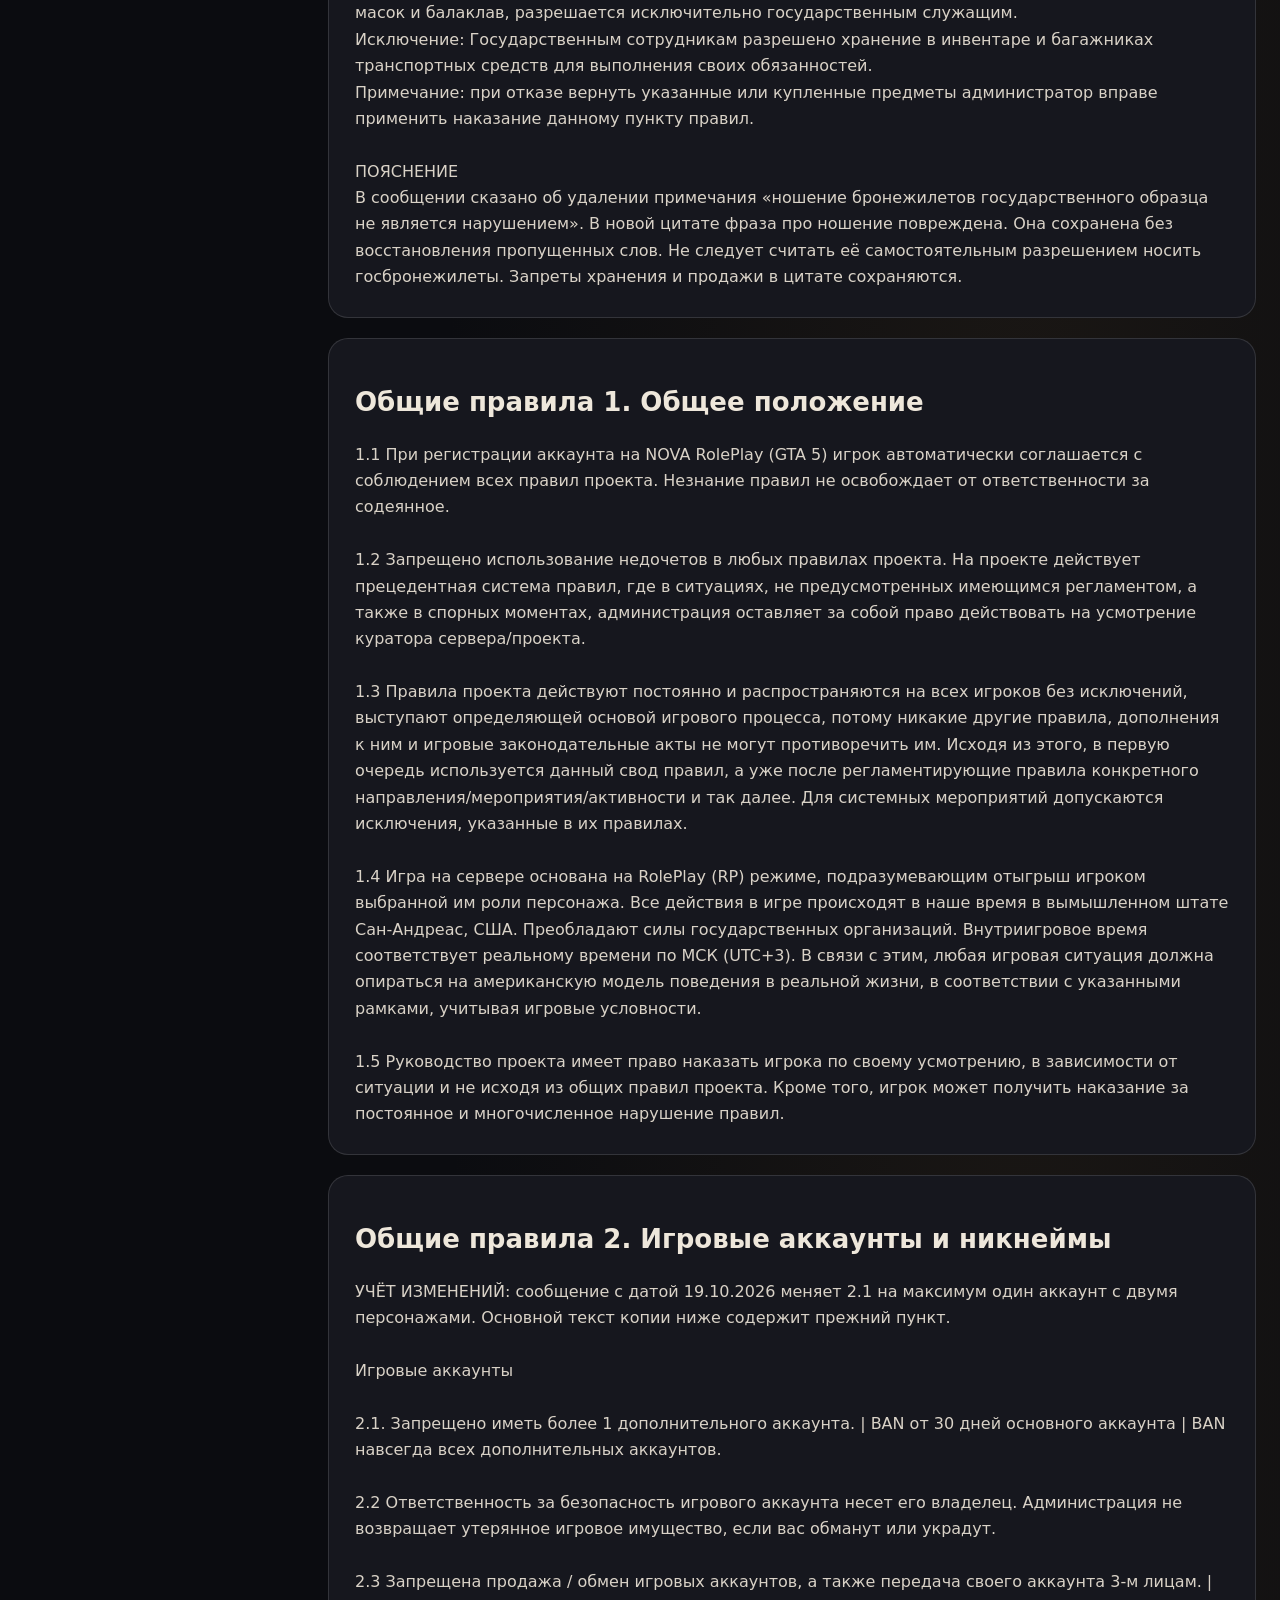
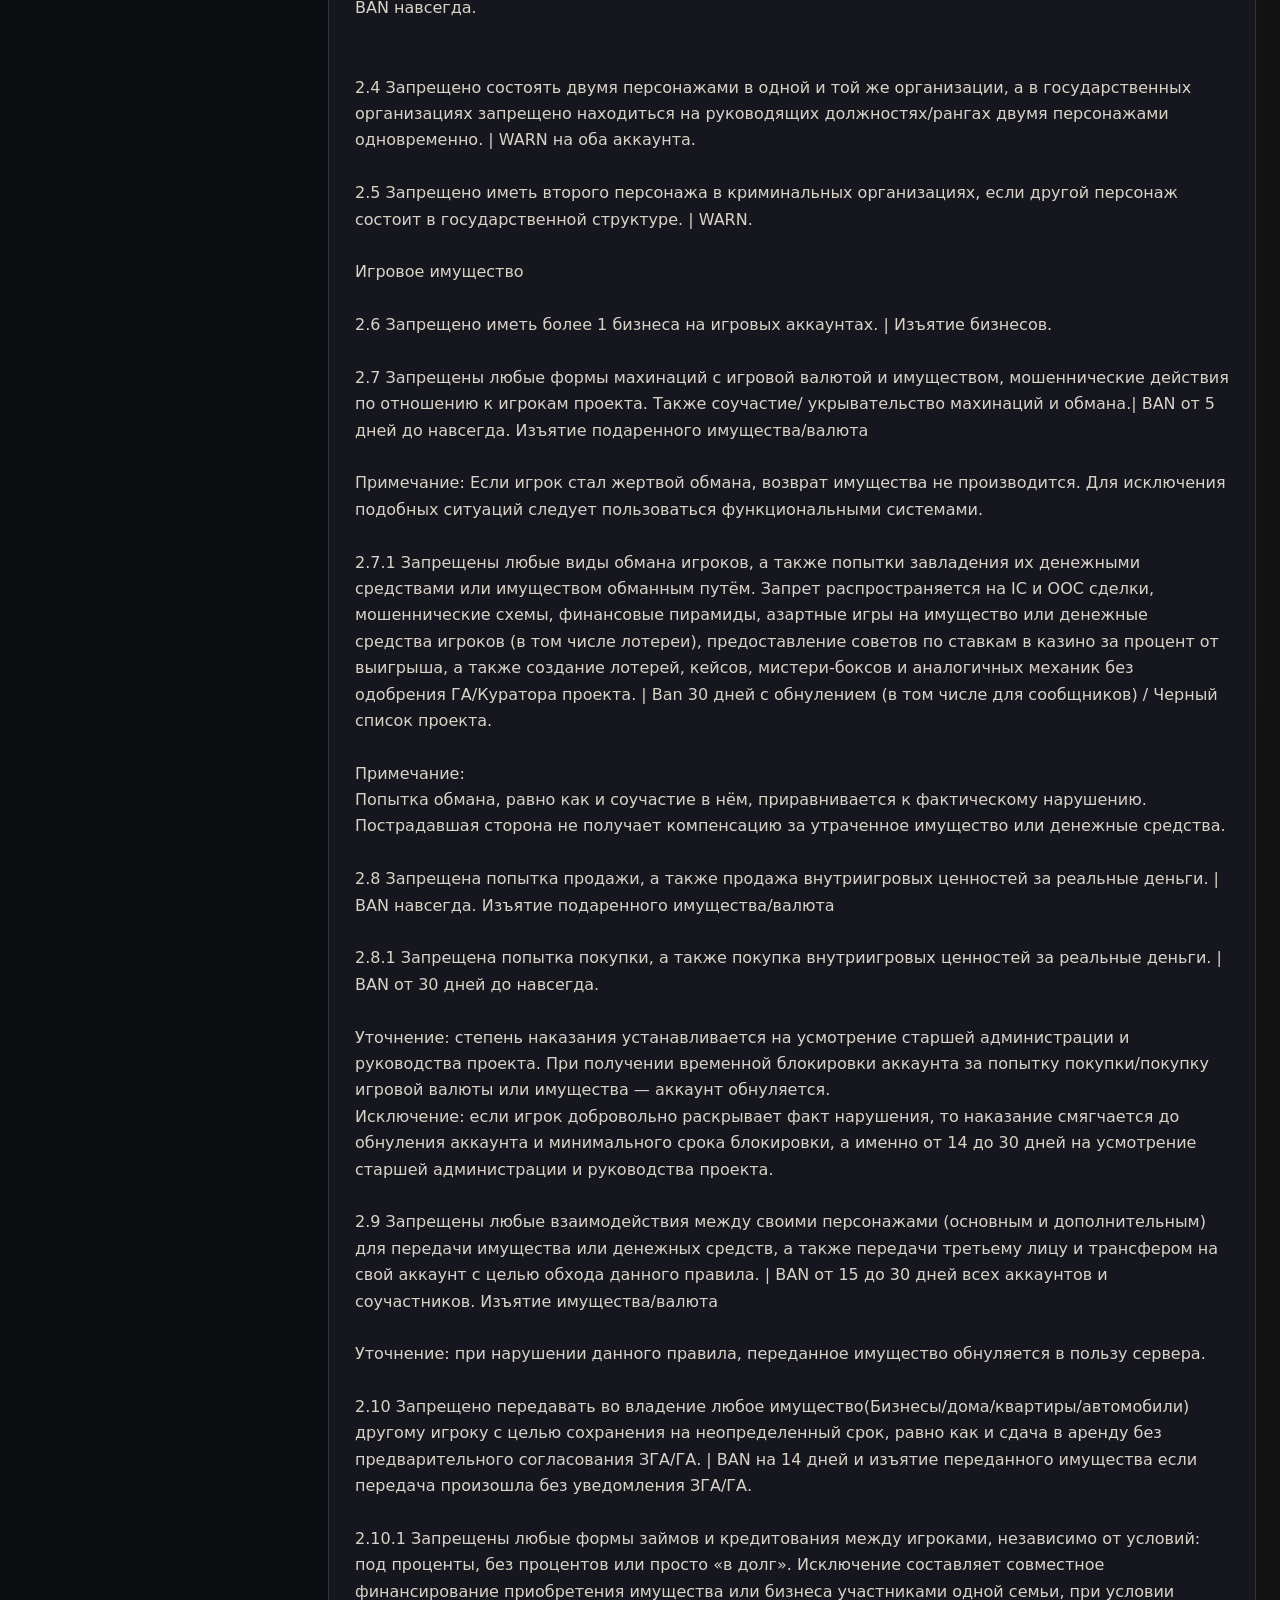
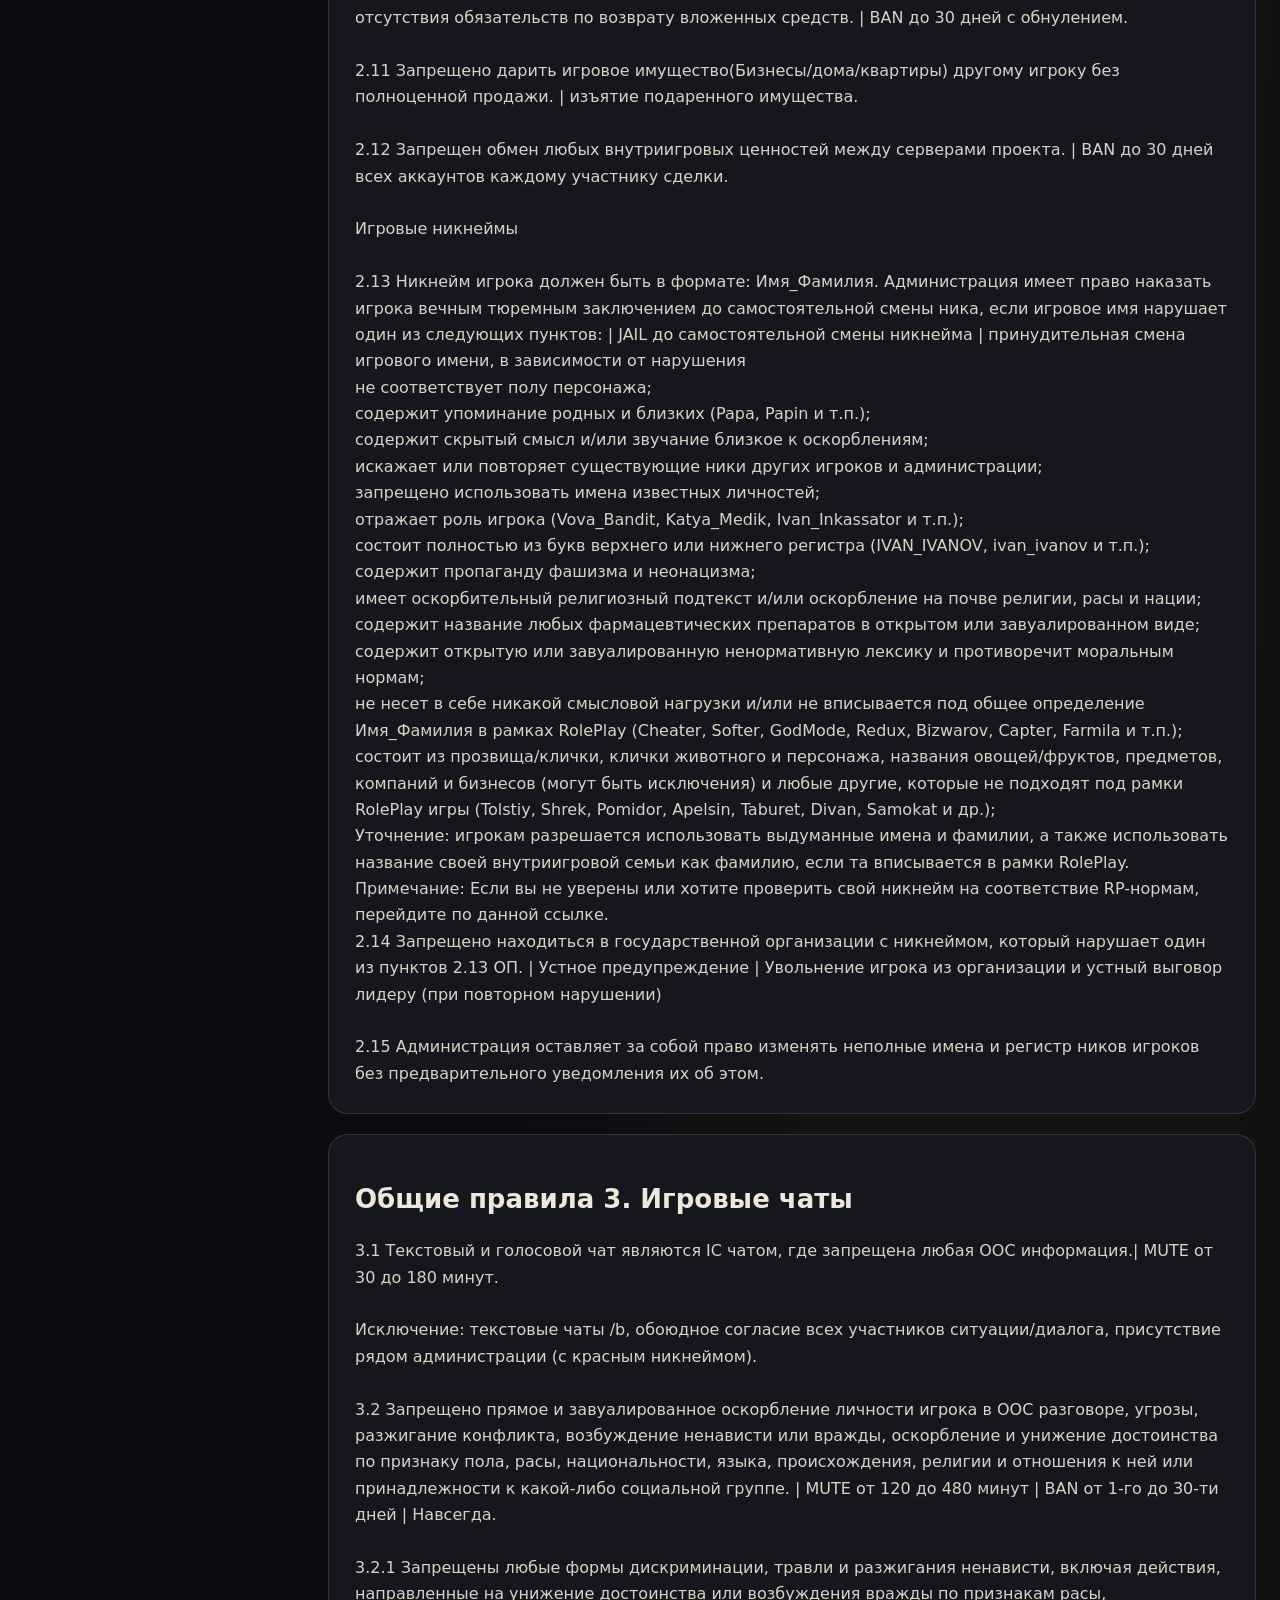
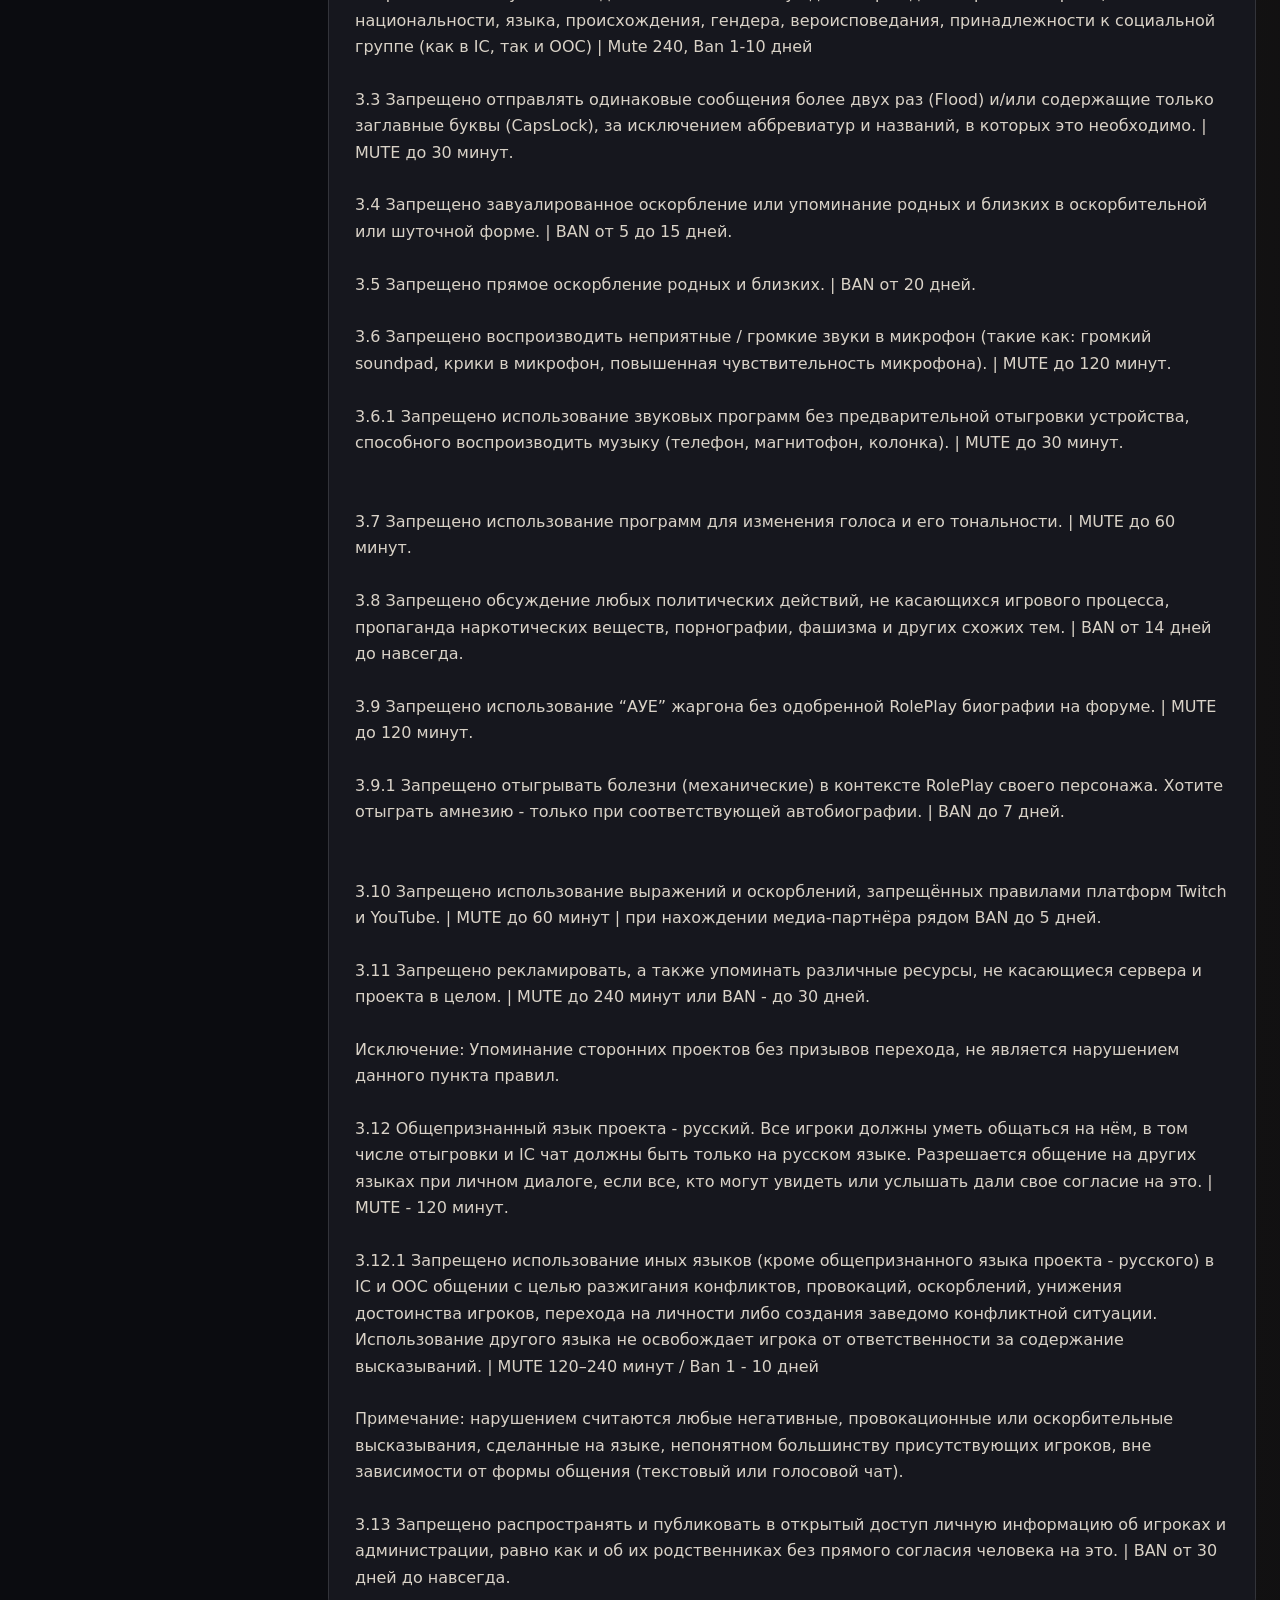
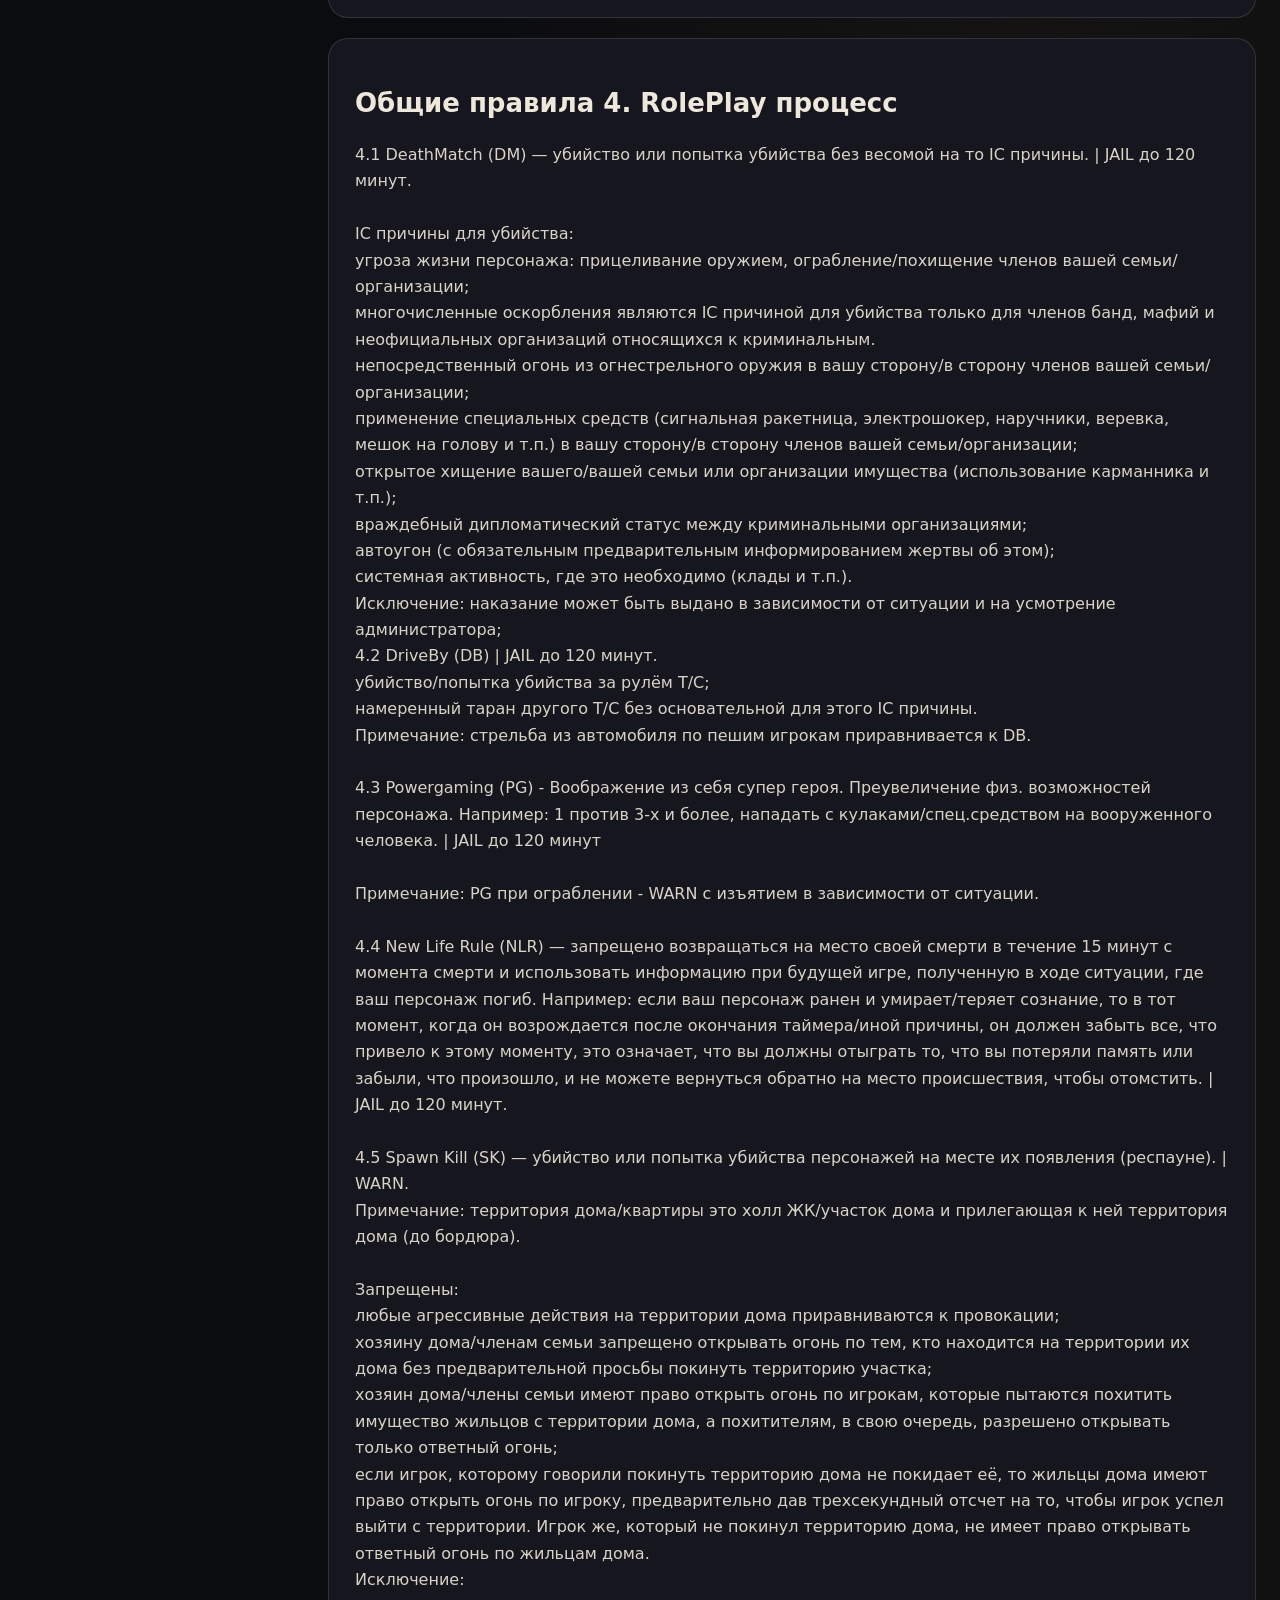
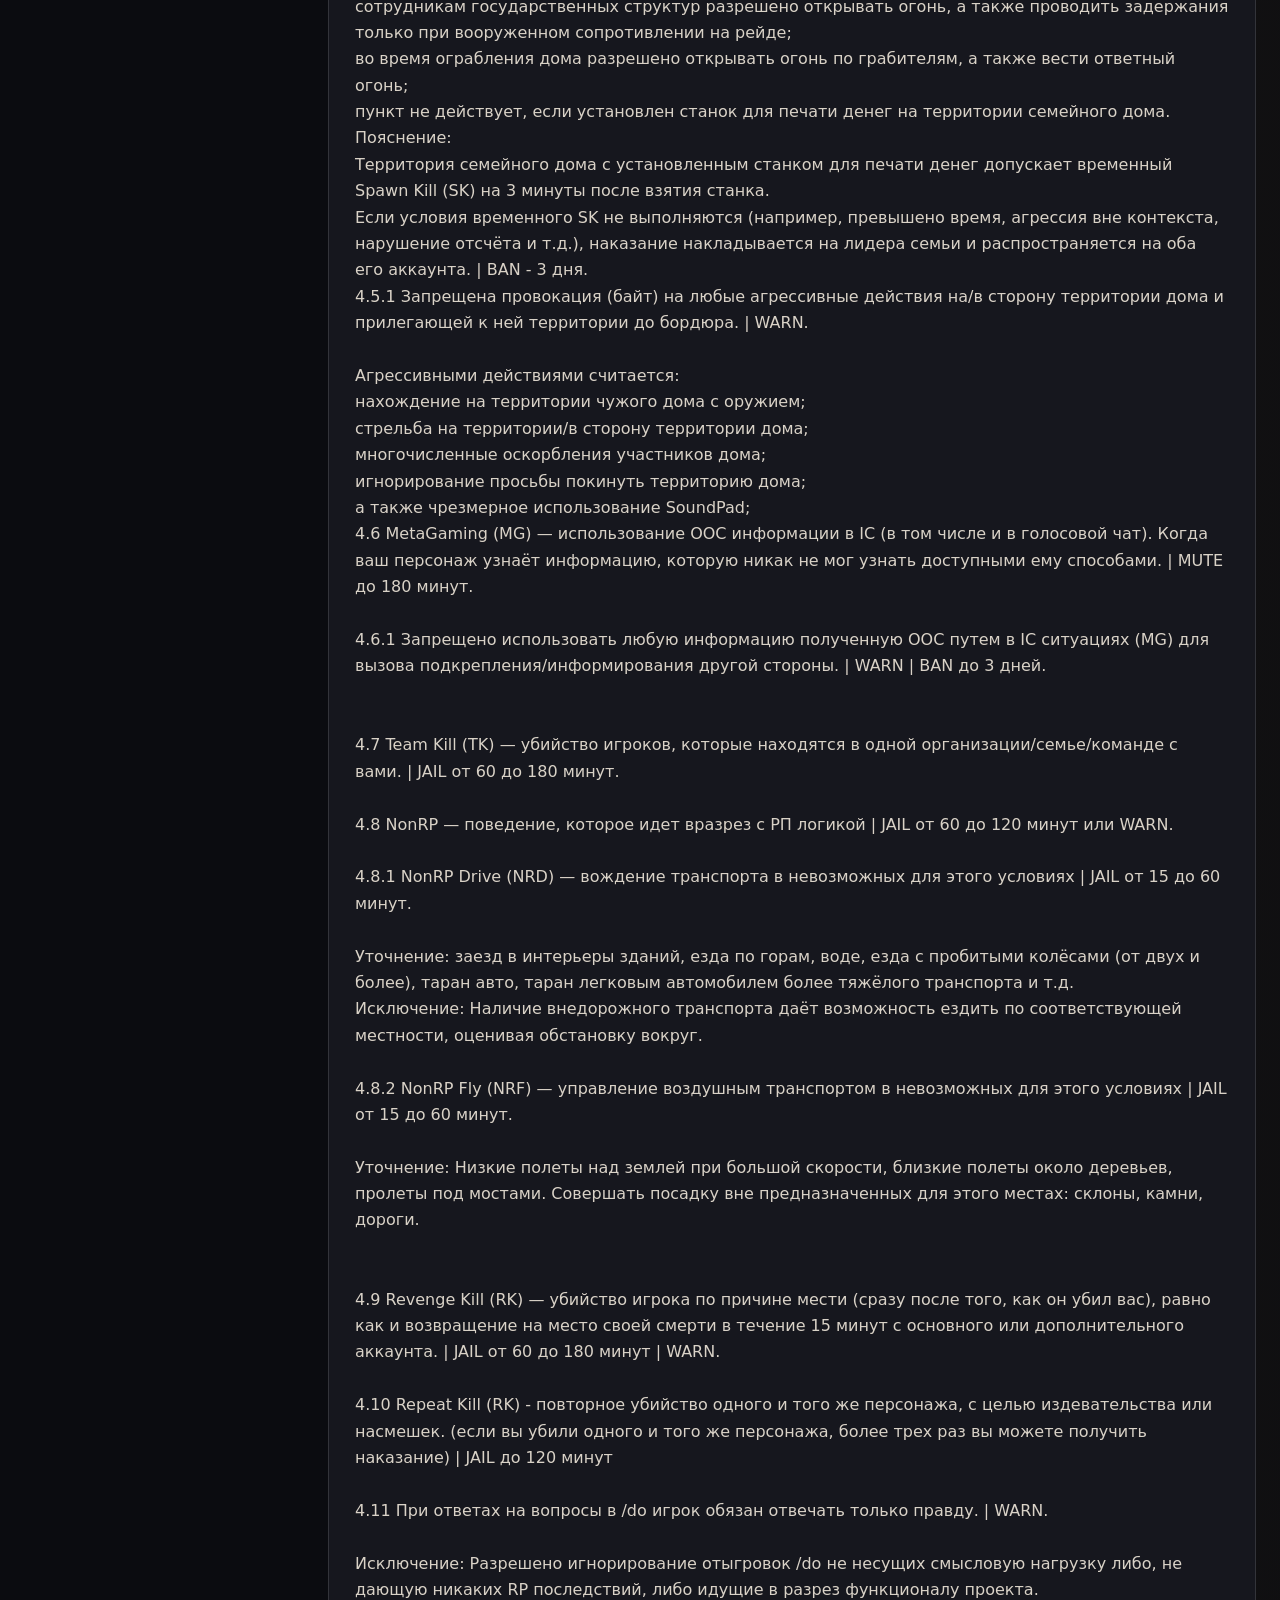
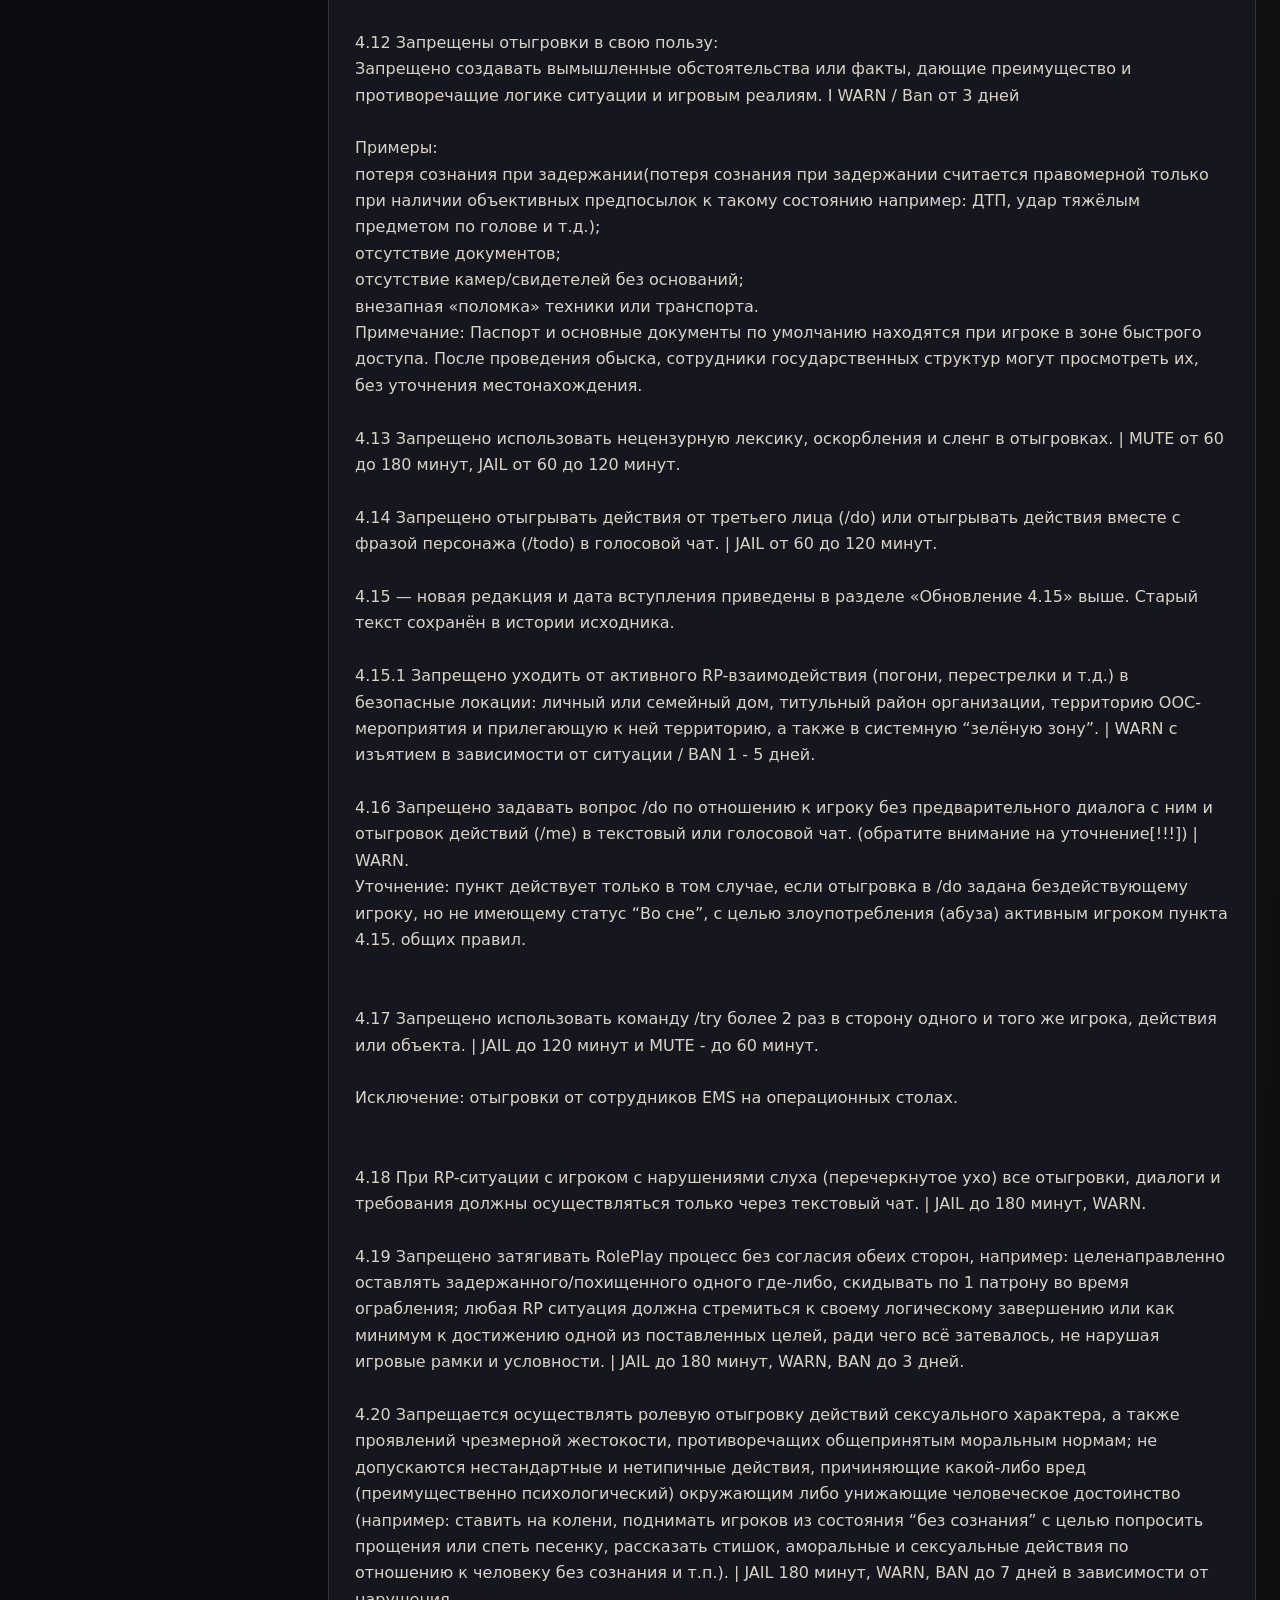
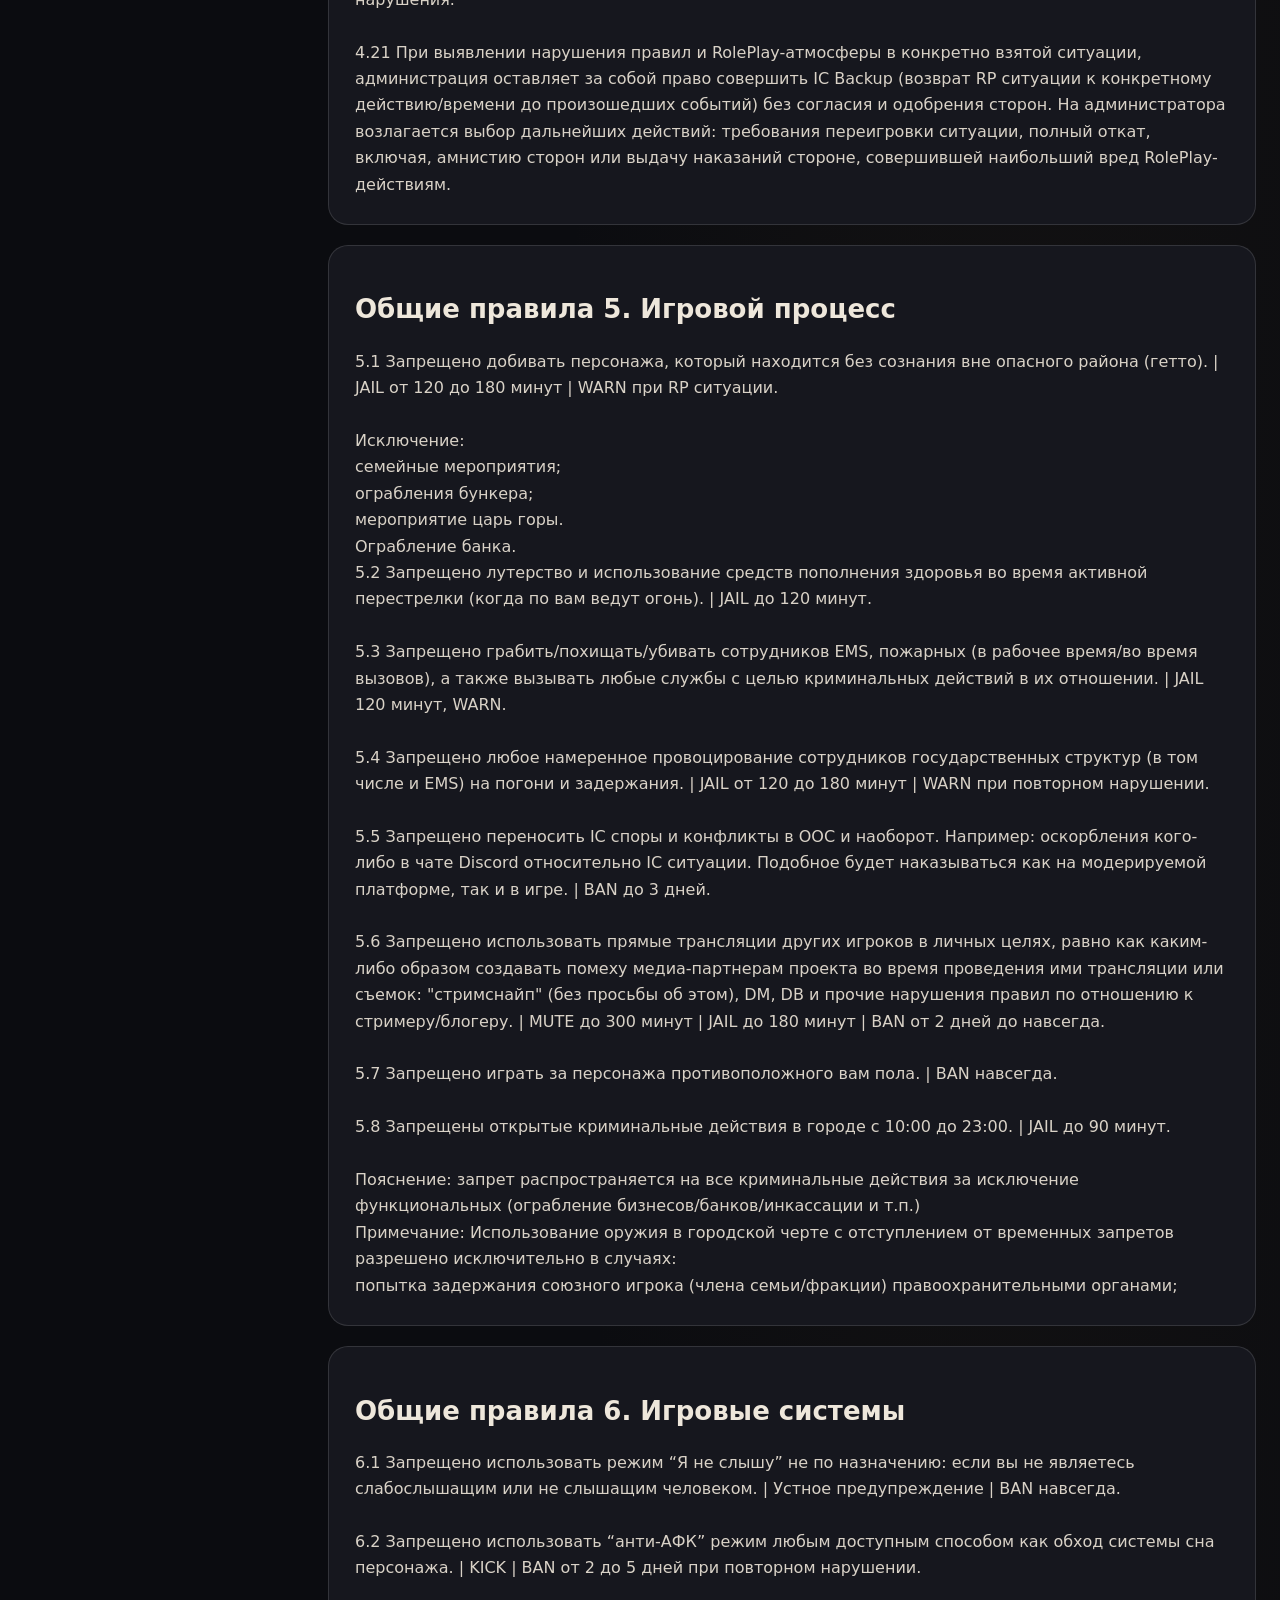
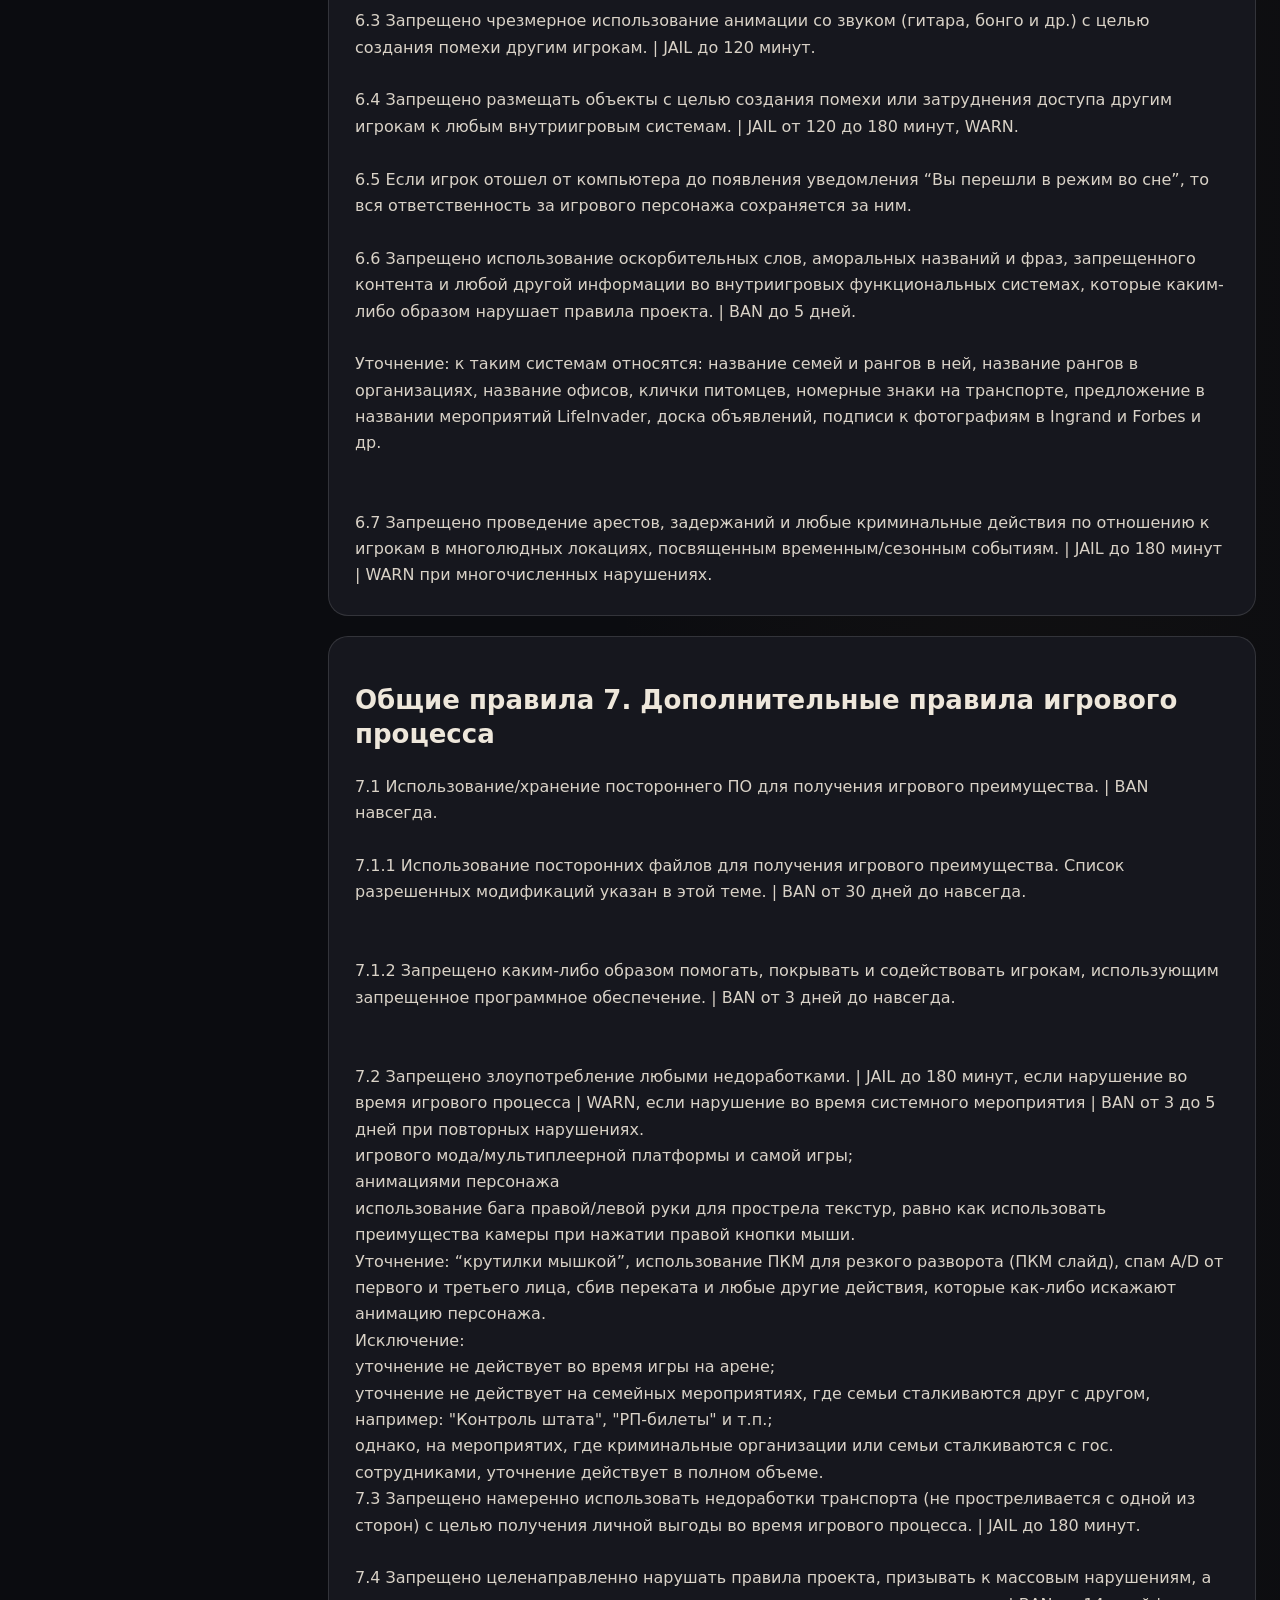
<file: NOVA_RP_full_static.html>
<!doctype html><html lang="ru"><head><meta charset="utf-8"><meta name="viewport" content="width=device-width,initial-scale=1"><title>NOVA RP — полный справочник</title><style>:root{color-scheme:dark;--bg:#0b0c10;--p:#16171e;--t:#eee7db;--m:#bcb5a8;--g:#d5b77a;--l:#ffffff20}*{box-sizing:border-box}body{margin:0;background:radial-gradient(ellipse at 80% 0,#56412333,transparent 40%),var(--bg);color:var(--t);font:16px/1.65 system-ui,sans-serif}header,main,footer{max-width:1400px;margin:auto;padding:24px}h1{font-size:clamp(34px,6vw,64px);line-height:1.1;letter-spacing:-.04em}h2{font-size:26px;line-height:1.3}h3{color:var(--g);font-size:18px}a{color:var(--g)}header p,footer,p{color:var(--m)}.badge{border:1px solid var(--l);border-radius:20px;padding:6px 12px;display:inline-block;font-size:13px;color:var(--g)}.layout{display:grid;grid-template-columns:280px minmax(0,1fr);gap:24px}aside{align-self:start;position:sticky;top:14px;max-height:96vh;overflow:auto}nav{display:grid;gap:6px}nav a{display:block;text-decoration:none;border:1px solid var(--l);border-radius:10px;padding:8px 10px;font-size:14px}article{background:var(--p);border:1px solid var(--l);border-radius:20px;padding:26px;margin-bottom:20px;scroll-margin-top:20px}.body{white-space:pre-wrap;overflow-wrap:anywhere;color:#d9d2c7}input,textarea,button{font:inherit}input{width:100%;margin:10px 0 16px;background:#101116;color:var(--t);border:1px solid var(--l);border-radius:10px;padding:12px}textarea{width:100%;background:#0e0f14;color:var(--t);border:1px solid var(--l);border-radius:10px;padding:12px;resize:vertical}button{background:#d5b77a14;color:var(--g);border:1px solid var(--l);padding:8px 12px;border-radius:10px;cursor:pointer;margin:8px 4px 8px 0}section{border-top:1px solid var(--l);margin-top:22px}.small{font-size:13px}footer{border-top:1px solid var(--l);font-size:13px}[hidden]{display:none!important}a:focus-visible,input:focus-visible,button:focus-visible,textarea:focus-visible{outline:2px solid var(--g);outline-offset:3px}@media(max-width:850px){.layout{grid-template-columns:1fr}aside{position:static;max-height:none}nav{grid-template-columns:1fr 1fr}header,main,footer{padding:16px}article{padding:18px}}@media print{body{background:white;color:black}.layout{display:block}aside,button{display:none}article{background:white;border:1px solid #ccc}.body,p,footer{color:black}h3,a{color:#654500}textarea{color:black;background:white}}</style></head><body><header><span class="badge">Обновление 08.11.2026 · автономный HTML</span><h1>Правила NOVA RP.<br>Полный справочник.</h1><p>Общие правила, события, отыгровки, обращения и шаблоны. Весь текст уже находится в файле: чтение не зависит от JavaScript.</p></header><main><div class="layout"><aside><label for="search">Поиск по разделам</label><input type="search" id="search" placeholder="Нажмите Ctrl+F для поиска без скриптов"><div id="controls" hidden><button id="clear" type="button">Сбросить поиск</button><button id="print" type="button">Печать / PDF</button></div><nav aria-label="Разделы"><a href="#s0">Статус и порядок чтения</a><a href="#s1">Обновление 4.15 — уход от RP</a><a href="#s2">Обновление 7.7 — склад и фракционные вещи</a><a href="#s3">Общие правила 1. Общее положение</a><a href="#s4">Общие правила 2. Игровые аккаунты и никнеймы</a><a href="#s5">Общие правила 3. Игровые чаты</a><a href="#s6">Общие правила 4. RolePlay процесс</a><a href="#s7">Общие правила 5. Игровой процесс</a><a href="#s8">Общие правила 6. Игровые системы</a><a href="#s9">Общие правила 7. Дополнительные правила игрового процесса</a><a href="#s10">Общие правила 8. Правила взаимодействия с администрацией</a><a href="#s11">Общие правила 9. Модерация платформ</a><a href="#s12">История правок — сообщения исходника</a><a href="#s13">Ограбления: доступность и участники</a><a href="#s14">Ограбления: общие правила и силовики</a><a href="#s15">Ограбления: грабители, огонь и заложники</a><a href="#s16">Общие клады</a><a href="#s17">ГМП: организация и расписание</a><a href="#s18">ГМП: координаторы и запись</a><a href="#s19">Форумные RolePlay-ситуации</a><a href="#s20">LifeInvader: объявления</a><a href="#s21">Жалобы на игроков</a><a href="#s22">Репорт-тикеты и хранение записей</a><a href="#s23">Отыгровки и игровые заготовки</a><a href="#templates">Текстовые шаблоны</a></nav><p class="small">Для перехода используйте оглавление. Ctrl+F ищет по всему тексту. Все разделы видны сразу.</p></aside><div id="content"><article id="s0"><h2>Статус и порядок чтения</h2><div class="body">Справочник по переданным текстам NOVA RP. В исходниках указан NewEra; применимость к Mirage не подтверждена.
Общие правила приведены из paste.txt вместе с историей сообщений. Тематические памятки ниже — структурированный пересказ переданных правил.
Редакции 4.15 и 7.7 объявлены со вступлением 08.11.2026 в 04:00. Часовой пояс объявления отдельно не подписан; ОП 1.4 определяет серверное время как МСК.
В этой версии весь материал находится непосредственно в HTML. Для чтения не нужны JavaScript, интернет или сервер.</div></article><article id="s1"><h2>Обновление 4.15 — уход от RP</h2><div class="body">РЕДАКЦИЯ СО ВСТУПЛЕНИЕМ 08.11.2026 В 04:00
4.15 Запрещено уходить от RP ситуации: отказ продолжать ситуацию из-за некомпетентности игрока в понимании RP игры. | JAIL 180 минут с изъятием в зависимости от ситуации, WARN с изъятием в зависимости от ситуации, BAN до 3 дней.
Категорический отказ от участия или продолжения в ней,
Отказ от требования администрации вернуться к ситуации после нарушения правил/вылета из игры,
Намеренное игнорирование RP отыгровок (/me, /todo, /do, /try), выход из игры, AFK.
Уход в системную зеленую зону или в недоступный для других интерьер, а также в воду.
Выключение звука микрофона других игроков для избегания ситуации/взаимодействия не освобождает от получения наказания.
У игрока есть 8 минут на перезаход в игру для продолжения участия в ситуации.
Отказ от получения пощёчины или уклонение от неё не считается уходом от RP-ситуации и не является нарушением данного правила.

Практический смысл: исключение касается именно пощёчины, а не любого отказа участвовать в RP.</div></article><article id="s2"><h2>Обновление 7.7 — склад и фракционные вещи</h2><div class="body">ТОЧНАЯ НОВАЯ ЦИТАТА, ВСТУПЛЕНИЕ 08.11.2026 В 04:00
7.7 Запрещается осуществлять слив (опустошение) склада организации или семьи в личных целях. | Наказание: BAN до 60 дней.
Уточнение: не допускается хранение в инвентаре, багажниках транспортных средств и на домашнем складе амуниции предметов фракций (в том числе бронежилетов государственного образца, медицинских масок и балаклав, имеющихся на складах государственных структур) — независимо от способа и времени их получения; запрещена продажа бронежилетов государственного образца, медицинских масок и балаклав вне зависимости от способа и времени их получения; медицинских масок и балаклав, разрешается исключительно государственным служащим.
Исключение: Государственным сотрудникам разрешено хранение в инвентаре и багажниках транспортных средств для выполнения своих обязанностей.
Примечание: при отказе вернуть указанные или купленные предметы администратор вправе применить наказание данному пункту правил.

ПОЯСНЕНИЕ
В сообщении сказано об удалении примечания «ношение бронежилетов государственного образца не является нарушением». В новой цитате фраза про ношение повреждена. Она сохранена без восстановления пропущенных слов. Не следует считать её самостоятельным разрешением носить госбронежилеты. Запреты хранения и продажи в цитате сохраняются.</div></article><article id="s3"><h2>Общие правила 1. Общее положение</h2><div class="body">1.1 При регистрации аккаунта на NOVA RolePlay (GTA 5) игрок автоматически соглашается с соблюдением всех правил проекта. Незнание правил не освобождает от ответственности за содеянное.

1.2 Запрещено использование недочетов в любых правилах проекта. На проекте действует прецедентная система правил, где в ситуациях, не предусмотренных имеющимся регламентом, а также в спорных моментах, администрация оставляет за собой право действовать на усмотрение куратора сервера/проекта.

1.3 Правила проекта действуют постоянно и распространяются на всех игроков без исключений, выступают определяющей основой игрового процесса, потому никакие другие правила, дополнения к ним и игровые законодательные акты не могут противоречить им. Исходя из этого, в первую очередь используется данный свод правил, а уже после регламентирующие правила конкретного направления/мероприятия/активности и так далее. Для системных мероприятий допускаются исключения, указанные в их правилах.

1.4 Игра на сервере основана на RolePlay (RP) режиме, подразумевающим отыгрыш игроком выбранной им роли персонажа. Все действия в игре происходят в наше время в вымышленном штате Сан-Андреас, США. Преобладают силы государственных организаций. Внутриигровое время соответствует реальному времени по МСК (UTC+3). В связи с этим, любая игровая ситуация должна опираться на американскую модель поведения в реальной жизни, в соответствии с указанными рамками, учитывая игровые условности.

1.5 Руководство проекта имеет право наказать игрока по своему усмотрению, в зависимости от ситуации и не исходя из общих правил проекта. Кроме того, игрок может получить наказание за постоянное и многочисленное нарушение правил.</div></article><article id="s4"><h2>Общие правила 2. Игровые аккаунты и никнеймы</h2><div class="body">УЧЁТ ИЗМЕНЕНИЙ: сообщение с датой 19.10.2026 меняет 2.1 на максимум один аккаунт с двумя персонажами. Основной текст копии ниже содержит прежний пункт.

Игровые аккаунты

2.1. Запрещено иметь более 1 дополнительного аккаунта. | BAN от 30 дней основного аккаунта | BAN навсегда всех дополнительных аккаунтов.

2.2 Ответственность за безопасность игрового аккаунта несет его владелец. Администрация не возвращает утерянное игровое имущество, если вас обманут или украдут.

2.3 Запрещена продажа / обмен игровых аккаунтов, а также передача своего аккаунта 3-м лицам. | BAN навсегда.


2.4 Запрещено состоять двумя персонажами в одной и той же организации, а в государственных организациях запрещено находиться на руководящих должностях/рангах двумя персонажами одновременно. | WARN на оба аккаунта.

2.5 Запрещено иметь второго персонажа в криминальных организациях, если другой персонаж состоит в государственной структуре. | WARN.

Игровое имущество

2.6 Запрещено иметь более 1 бизнеса на игровых аккаунтах. | Изъятие бизнесов.

2.7 Запрещены любые формы махинаций с игровой валютой и имуществом, мошеннические действия по отношению к игрокам проекта. Также соучастие/ укрывательство махинаций и обмана.| BAN от 5 дней до навсегда. Изъятие подаренного имущества/валюта 

Примечание: Если игрок стал жертвой обмана, возврат имущества не производится. Для исключения подобных ситуаций следует пользоваться функциональными системами.

2.7.1 Запрещены любые виды обмана игроков, а также попытки завладения их денежными средствами или имуществом обманным путём. Запрет распространяется на IC и OOC сделки, мошеннические схемы, финансовые пирамиды, азартные игры на имущество или денежные средства игроков (в том числе лотереи), предоставление советов по ставкам в казино за процент от выигрыша, а также создание лотерей, кейсов, мистери-боксов и аналогичных механик без одобрения ГА/Куратора проекта. | Ban 30 дней с обнулением (в том числе для сообщников) / Черный список проекта.

Примечание:
Попытка обмана, равно как и соучастие в нём, приравнивается к фактическому нарушению.
Пострадавшая сторона не получает компенсацию за утраченное имущество или денежные средства.

2.8 Запрещена попытка продажи, а также продажа внутриигровых ценностей за реальные деньги. | BAN навсегда. Изъятие подаренного имущества/валюта 

2.8.1 Запрещена попытка покупки, а также покупка внутриигровых ценностей за реальные деньги. | BAN от 30 дней до навсегда.

Уточнение: степень наказания устанавливается на усмотрение старшей администрации и руководства проекта. При получении временной блокировки аккаунта за попытку покупки/покупку игровой валюты или имущества — аккаунт обнуляется.
Исключение: если игрок добровольно раскрывает факт нарушения, то наказание смягчается до обнуления аккаунта и минимального срока блокировки, а именно от 14 до 30 дней на усмотрение старшей администрации и руководства проекта.

2.9 Запрещены любые взаимодействия между своими персонажами (основным и дополнительным) для передачи имущества или денежных средств, а также передачи третьему лицу и трансфером на свой аккаунт с целью обхода данного правила. | BAN от 15 до 30 дней всех аккаунтов и соучастников. Изъятие имущества/валюта 

Уточнение: при нарушении данного правила, переданное имущество обнуляется в пользу сервера.

2.10 Запрещено передавать во владение любое имущество(Бизнесы/дома/квартиры/автомобили) другому игроку с целью сохранения на неопределенный срок, равно как и сдача в аренду без предварительного согласования ЗГА/ГА. | BAN на 14 дней и изъятие переданного имущества если передача произошла без уведомления ЗГА/ГА.

2.10.1 Запрещены любые формы займов и кредитования между игроками, независимо от условий: под проценты, без процентов или просто «в долг». Исключение составляет совместное финансирование приобретения имущества или бизнеса участниками одной семьи, при условии отсутствия обязательств по возврату вложенных средств. | BAN до 30 дней с обнулением.

2.11 Запрещено дарить игровое имущество(Бизнесы/дома/квартиры) другому игроку без полноценной продажи. | изъятие подаренного имущества.

2.12 Запрещен обмен любых внутриигровых ценностей между серверами проекта. | BAN до 30 дней всех аккаунтов каждому участнику сделки.

Игровые никнеймы

2.13 Никнейм игрока должен быть в формате: Имя_Фамилия. Администрация имеет право наказать игрока вечным тюремным заключением до самостоятельной смены ника, если игровое имя нарушает один из следующих пунктов: | JAIL до самостоятельной смены никнейма | принудительная смена игрового имени, в зависимости от нарушения
не соответствует полу персонажа;
содержит упоминание родных и близких (Papa, Papin и т.п.);
содержит скрытый смысл и/или звучание близкое к оскорблениям;
искажает или повторяет существующие ники других игроков и администрации;
запрещено использовать имена известных личностей;
отражает роль игрока (Vova_Bandit, Katya_Medik, Ivan_Inkassator и т.п.);
состоит полностью из букв верхнего или нижнего регистра (IVAN_IVANOV, ivan_ivanov и т.п.);
содержит пропаганду фашизма и неонацизма;
имеет оскорбительный религиозный подтекст и/или оскорбление на почве религии, расы и нации;
содержит название любых фармацевтических препаратов в открытом или завуалированном виде;
содержит открытую или завуалированную ненормативную лексику и противоречит моральным нормам;
не несет в себе никакой смысловой нагрузки и/или не вписывается под общее определение Имя_Фамилия в рамках RolePlay (Cheater, Softer, GodMode, Redux, Bizwarov, Capter, Farmila и т.п.);
состоит из прозвища/клички, клички животного и персонажа, названия овощей/фруктов, предметов, компаний и бизнесов (могут быть исключения) и любые другие, которые не подходят под рамки RolePlay игры (Tolstiy, Shrek, Pomidor, Apelsin, Taburet, Divan, Samokat и др.);
Уточнение: игрокам разрешается использовать выдуманные имена и фамилии, а также использовать название своей внутриигровой семьи как фамилию, если та вписывается в рамки RolePlay.
Примечание: Если вы не уверены или хотите проверить свой никнейм на соответствие RP-нормам, перейдите по данной ссылке.
2.14 Запрещено находиться в государственной организации с никнеймом, который нарушает один из пунктов 2.13 ОП. | Устное предупреждение | Увольнение игрока из организации и устный выговор лидеру (при повторном нарушении)

2.15 Администрация оставляет за собой право изменять неполные имена и регистр ников игроков без предварительного уведомления их об этом.</div></article><article id="s5"><h2>Общие правила 3. Игровые чаты</h2><div class="body">3.1 Текстовый и голосовой чат являются IC чатом, где запрещена любая ООС информация.| MUTE от 30 до 180 минут.

Исключение: текстовые чаты /b, обоюдное согласие всех участников ситуации/диалога, присутствие рядом администрации (с красным никнеймом).

3.2 Запрещено прямое и завуалированное оскорбление личности игрока в ООС разговоре, угрозы, разжигание конфликта, возбуждение ненависти или вражды, оскорбление и унижение достоинства по признаку пола, расы, национальности, языка, происхождения, религии и отношения к ней или принадлежности к какой-либо социальной группе. | MUTE от 120 до 480 минут | BAN от 1-го до 30-ти дней | Навсегда.

3.2.1 Запрещены любые формы дискриминации, травли и разжигания ненависти, включая действия, направленные на унижение достоинства или возбуждения вражды по признакам расы, национальности, языка, происхождения, гендера, вероисповедания, принадлежности к социальной группе (как в IC, так и OOC) | Mute 240, Ban 1-10 дней

3.3 Запрещено отправлять одинаковые сообщения более двух раз (Flood) и/или содержащие только заглавные буквы (CapsLock), за исключением аббревиатур и названий, в которых это необходимо. | MUTE до 30 минут.

3.4 Запрещено завуалированное оскорбление или упоминание родных и близких в оскорбительной или шуточной форме. | BAN от 5 до 15 дней.

3.5 Запрещено прямое оскорбление родных и близких. | BAN от 20 дней.

3.6 Запрещено воспроизводить неприятные / громкие звуки в микрофон (такие как: громкий soundpad, крики в микрофон, повышенная чувствительность микрофона). | MUTE до 120 минут.

3.6.1 Запрещено использование звуковых программ без предварительной отыгровки устройства, способного воспроизводить музыку (телефон, магнитофон, колонка). | MUTE до 30 минут.


3.7 Запрещено использование программ для изменения голоса и его тональности. | MUTE до 60 минут.

3.8 Запрещено обсуждение любых политических действий, не касающихся игрового процесса, пропаганда наркотических веществ, порнографии, фашизма и других схожих тем. | BAN от 14 дней до навсегда.

3.9 Запрещено использование “АУЕ” жаргона без одобренной RolePlay биографии на форуме. | MUTE до 120 минут.

3.9.1 Запрещено отыгрывать болезни (механические) в контексте RolePlay своего персонажа. Хотите отыграть амнезию - только при соответствующей автобиографии. | BAN до 7 дней.


3.10 Запрещено использование выражений и оскорблений, запрещённых правилами платформ Twitch и YouTube. | MUTE до 60 минут | при нахождении медиа-партнёра рядом BAN до 5 дней.

3.11 Запрещено рекламировать, а также упоминать различные ресурсы, не касающиеся сервера и проекта в целом. | MUTE до 240 минут или BAN - до 30 дней. 

Исключение: Упоминание сторонних проектов без призывов перехода, не является нарушением данного пункта правил.

3.12 Общепризнанный язык проекта - русский. Все игроки должны уметь общаться на нём, в том числе отыгровки и IC чат должны быть только на русском языке. Разрешается общение на других языках при личном диалоге, если все, кто могут увидеть или услышать дали свое согласие на это. | MUTE - 120 минут.

3.12.1 Запрещено использование иных языков (кроме общепризнанного языка проекта - русского) в IC и OOC общении с целью разжигания конфликтов, провокаций, оскорблений, унижения достоинства игроков, перехода на личности либо создания заведомо конфликтной ситуации. Использование другого языка не освобождает игрока от ответственности за содержание высказываний. | MUTE 120–240 минут / Ban 1 - 10 дней

Примечание: нарушением считаются любые негативные, провокационные или оскорбительные высказывания, сделанные на языке, непонятном большинству присутствующих игроков, вне зависимости от формы общения (текстовый или голосовой чат).

3.13 Запрещено распространять и публиковать в открытый доступ личную информацию об игроках и администрации, равно как и об их родственниках без прямого согласия человека на это. | BAN от 30 дней до навсегда.</div></article><article id="s6"><h2>Общие правила 4. RolePlay процесс</h2><div class="body">4.1 DeathMatch (DM) — убийство или попытка убийства без весомой на то IC причины. | JAIL до 120 минут.

IC причины для убийства:
угроза жизни персонажа: прицеливание оружием, ограбление/похищение членов вашей семьи/организации;
многочисленные оскорбления являются IC причиной для убийства только для членов банд, мафий и неофициальных организаций относящихся к криминальным.
непосредственный огонь из огнестрельного оружия в вашу сторону/в сторону членов вашей семьи/организации;
применение специальных средств (сигнальная ракетница, электрошокер, наручники, веревка, мешок на голову и т.п.) в вашу сторону/в сторону членов вашей семьи/организации;
открытое хищение вашего/вашей семьи или организации имущества (использование карманника и т.п.);
враждебный дипломатический статус между криминальными организациями;
автоугон (с обязательным предварительным информированием жертвы об этом);
системная активность, где это необходимо (клады и т.п.).
Исключение: наказание может быть выдано в зависимости от ситуации и на усмотрение администратора;
4.2 DriveBy (DB) | JAIL до 120 минут.
убийство/попытка убийства за рулём Т/С;
намеренный таран другого Т/С без основательной для этого IC причины.
Примечание: стрельба из автомобиля по пешим игрокам приравнивается к DB.

4.3 Powergaming (PG) - Воображение из себя супер героя. Преувеличение физ. возможностей персонажа. Например: 1 против 3-х и более, нападать с кулаками/спец.средством на вооруженного человека. | JAIL до 120 минут

Примечание: PG при ограблении - WARN с изъятием в зависимости от ситуации.

4.4 New Life Rule (NLR) — запрещено возвращаться на место своей смерти в течение 15 минут с момента смерти и использовать информацию при будущей игре, полученную в ходе ситуации, где ваш персонаж погиб. Например: если ваш персонаж ранен и умирает/теряет сознание, то в тот момент, когда он возрождается после окончания таймера/иной причины, он должен забыть все, что привело к этому моменту, это означает, что вы должны отыграть то, что вы потеряли память или забыли, что произошло, и не можете вернуться обратно на место происшествия, чтобы отомстить. | JAIL до 120 минут.

4.5 Spawn Kill (SK) — убийство или попытка убийства персонажей на месте их появления (респауне). | WARN.
Примечание: территория дома/квартиры это холл ЖК/участок дома и прилегающая к ней территория дома (до бордюра).

Запрещены:
любые агрессивные действия на территории дома приравниваются к провокации;
хозяину дома/членам семьи запрещено открывать огонь по тем, кто находится на территории их дома без предварительной просьбы покинуть территорию участка;
хозяин дома/члены семьи имеют право открыть огонь по игрокам, которые пытаются похитить имущество жильцов с территории дома, а похитителям, в свою очередь, разрешено открывать только ответный огонь;
если игрок, которому говорили покинуть территорию дома не покидает её, то жильцы дома имеют право открыть огонь по игроку, предварительно дав трехсекундный отсчет на то, чтобы игрок успел выйти с территории. Игрок же, который не покинул территорию дома, не имеет право открывать ответный огонь по жильцам дома.
Исключение:
сотрудникам государственных структур разрешено открывать огонь, а также проводить задержания только при вооруженном сопротивлении на рейде;
во время ограбления дома разрешено открывать огонь по грабителям, а также вести ответный огонь;
пункт не действует, если установлен станок для печати денег на территории семейного дома.
Пояснение: 
Территория семейного дома с установленным станком для печати денег допускает временный Spawn Kill (SK) на 3 минуты после взятия станка.
Если условия временного SK не выполняются (например, превышено время, агрессия вне контекста, нарушение отсчёта и т.д.), наказание накладывается на лидера семьи и распространяется на оба его аккаунта. | BAN - 3 дня.
4.5.1 Запрещена провокация (байт) на любые агрессивные действия на/в сторону территории дома и прилегающей к ней территории до бордюра. | WARN.

Агрессивными действиями считается:
нахождение на территории чужого дома с оружием;
стрельба на территории/в сторону территории дома;
многочисленные оскорбления участников дома;
игнорирование просьбы покинуть территорию дома;
а также чрезмерное использование SoundPad;
4.6 MetaGaming (MG) — использование OOC информации в IC (в том числе и в голосовой чат). Когда ваш персонаж узнаёт информацию, которую никак не мог узнать доступными ему способами. | MUTE до 180 минут.

4.6.1 Запрещено использовать любую информацию полученную ООС путем в IC ситуациях (MG) для вызова подкрепления/информирования другой стороны. | WARN | BAN до 3 дней.


4.7 Team Kill (TK) — убийство игроков, которые находятся в одной организации/семье/команде с вами. | JAIL от 60 до 180 минут.

4.8 NonRP — поведение, которое идет вразрез с РП логикой | JAIL от 60 до 120 минут или WARN.

4.8.1 NonRP Drive (NRD) — вождение транспорта в невозможных для этого условиях | JAIL от 15 до 60 минут.

Уточнение: заезд в интерьеры зданий, езда по горам, воде, езда с пробитыми колёсами (от двух и более), таран авто, таран легковым автомобилем более тяжёлого транспорта и т.д.
Исключение: Наличие внедорожного транспорта даёт возможность ездить по соответствующей местности, оценивая обстановку вокруг.

4.8.2 NonRP Fly (NRF) — управление воздушным транспортом в невозможных для этого условиях | JAIL от 15 до 60 минут.

Уточнение: Низкие полеты над землей при большой скорости, близкие полеты около деревьев, пролеты под мостами. Совершать посадку вне предназначенных для этого местах: склоны, камни, дороги.


4.9 Revenge Kill (RK) — убийство игрока по причине мести (сразу после того, как он убил вас), равно как и возвращение на место своей смерти в течение 15 минут с основного или дополнительного аккаунта. | JAIL от 60 до 180 минут | WARN.

4.10 Repeat Kill (RK) - повторное убийство одного и того же персонажа, с целью издевательства или насмешек. (если вы убили одного и того же персонажа, более трех раз вы можете получить наказание) | JAIL до 120 минут

4.11 При ответах на вопросы в /do игрок обязан отвечать только правду. | WARN.

Исключение: Разрешено игнорирование отыгровок /do не несущих смысловую нагрузку либо, не дающую никаких RP последствий, либо идущие в разрез функционалу проекта.

4.12 Запрещены отыгровки в свою пользу:
Запрещено создавать вымышленные обстоятельства или факты, дающие преимущество и противоречащие логике ситуации и игровым реалиям. I WARN / Ban от 3 дней

Примеры:
потеря сознания при задержании(потеря сознания при задержании считается правомерной только при наличии объективных предпосылок к такому состоянию например: ДТП, удар тяжёлым предметом по голове и т.д.);
отсутствие документов;
отсутствие камер/свидетелей без оснований;
внезапная «поломка» техники или транспорта.
Примечание: Паспорт и основные документы по умолчанию находятся при игроке в зоне быстрого доступа. После проведения обыска, сотрудники государственных структур могут просмотреть их, без уточнения местонахождения.

4.13 Запрещено использовать нецензурную лексику, оскорбления и сленг в отыгровках. | MUTE от 60 до 180 минут, JAIL от 60 до 120 минут.

4.14 Запрещено отыгрывать действия от третьего лица (/do) или отыгрывать действия вместе с фразой персонажа (/todo) в голосовой чат. | JAIL от 60 до 120 минут.

4.15 — новая редакция и дата вступления приведены в разделе «Обновление 4.15» выше. Старый текст сохранён в истории исходника.

4.15.1 Запрещено уходить от активного RP-взаимодействия (погони, перестрелки и т.д.) в безопасные локации: личный или семейный дом, титульный район организации, территорию OOC-мероприятия и прилегающую к ней территорию, а также в системную “зелёную зону”. | WARN с изъятием в зависимости от ситуации / BAN 1 - 5 дней.

4.16 Запрещено задавать вопрос /do по отношению к игроку без предварительного диалога с ним и отыгровок действий (/me) в текстовый или голосовой чат. (обратите внимание на уточнение[!!!]) | WARN.
Уточнение: пункт действует только в том случае, если отыгровка в /do задана бездействующему игроку, но не имеющему статус “Во сне”, с целью злоупотребления (абуза) активным игроком пункта 4.15. общих правил.


4.17 Запрещено использовать команду /try более 2 раз в сторону одного и того же игрока, действия или объекта. | JAIL до 120 минут и MUTE - до 60 минут.

Исключение: отыгровки от сотрудников EMS на операционных столах.


4.18 При RP-ситуации с игроком с нарушениями слуха (перечеркнутое ухо) все отыгровки, диалоги и требования должны осуществляться только через текстовый чат. | JAIL до 180 минут, WARN.

4.19 Запрещено затягивать RolePlay процесс без согласия обеих сторон, например: целенаправленно оставлять задержанного/похищенного одного где-либо, скидывать по 1 патрону во время ограбления; любая RP ситуация должна стремиться к своему логическому завершению или как минимум к достижению одной из поставленных целей, ради чего всё затевалось, не нарушая игровые рамки и условности. | JAIL до 180 минут, WARN, BAN до 3 дней.

4.20 Запрещается осуществлять ролевую отыгровку действий сексуального характера, а также проявлений чрезмерной жестокости, противоречащих общепринятым моральным нормам; не допускаются нестандартные и нетипичные действия, причиняющие какой‑либо вред (преимущественно психологический) окружающим либо унижающие человеческое достоинство (например: ставить на колени, поднимать игроков из состояния “без сознания” с целью попросить прощения или спеть песенку, рассказать стишок, аморальные и сексуальные действия по отношению к человеку без сознания и т.п.). | JAIL 180 минут, WARN, BAN до 7 дней в зависимости от нарушения.

4.21 При выявлении нарушения правил и RolePlay-атмосферы в конкретно взятой ситуации, администрация оставляет за собой право совершить IC Backup (возврат RP ситуации к конкретному действию/времени до произошедших событий) без согласия и одобрения сторон. На администратора возлагается выбор дальнейших действий: требования переигровки ситуации, полный откат, включая, амнистию сторон или выдачу наказаний стороне, совершившей наибольший вред RolePlay-действиям.</div></article><article id="s7"><h2>Общие правила 5. Игровой процесс</h2><div class="body">5.1 Запрещено добивать персонажа, который находится без сознания вне опасного района (гетто). | JAIL от 120 до 180 минут | WARN при RP ситуации.

Исключение:
семейные мероприятия;
ограбления бункера;
мероприятие царь горы.
Ограбление банка.
5.2 Запрещено лутерство и использование средств пополнения здоровья во время активной перестрелки (когда по вам ведут огонь). | JAIL до 120 минут.

5.3 Запрещено грабить/похищать/убивать сотрудников EMS, пожарных (в рабочее время/во время вызовов), а также вызывать любые службы с целью криминальных действий в их отношении. | JAIL 120 минут, WARN.

5.4 Запрещено любое намеренное провоцирование сотрудников государственных структур (в том числе и EMS) на погони и задержания. | JAIL от 120 до 180 минут | WARN при повторном нарушении.

5.5 Запрещено переносить IC споры и конфликты в ООС и наоборот. Например: оскорбления кого-либо в чате Discord относительно IC ситуации. Подобное будет наказываться как на модерируемой платформе, так и в игре. | BAN до 3 дней.

5.6 Запрещено использовать прямые трансляции других игроков в личных целях, равно как каким-либо образом создавать помеху медиа-партнерам проекта во время проведения ими трансляции или съемок: &quot;стримснайп&quot; (без просьбы об этом), DM, DB и прочие нарушения правил по отношению к стримеру/блогеру. | MUTE до 300 минут | JAIL до 180 минут | BAN от 2 дней до навсегда.

5.7 Запрещено играть за персонажа противоположного вам пола. | BAN навсегда.

5.8 Запрещены открытые криминальные действия в городе с 10:00 до 23:00. | JAIL до 90 минут.

Пояснение: запрет распространяется на все криминальные действия за исключение функциональных (ограбление бизнесов/банков/инкассации и т.п.)
Примечание: Использование оружия в городской черте с отступлением от временных запретов разрешено исключительно в случаях:
попытка задержания союзного игрока (члена семьи/фракции) правоохранительными органами;</div></article><article id="s8"><h2>Общие правила 6. Игровые системы</h2><div class="body">6.1 Запрещено использовать режим “Я не слышу” не по назначению: если вы не являетесь слабослышащим или не слышащим человеком. | Устное предупреждение | BAN навсегда.

6.2 Запрещено использовать “анти-АФК” режим любым доступным способом как обход системы сна персонажа. | KICK | BAN от 2 до 5 дней при повторном нарушении.

6.3 Запрещено чрезмерное использование анимации со звуком (гитара, бонго и др.) с целью создания помехи другим игрокам. | JAIL до 120 минут.

6.4 Запрещено размещать объекты с целью создания помехи или затруднения доступа другим игрокам к любым внутриигровым системам. | JAIL от 120 до 180 минут, WARN.

6.5 Если игрок отошел от компьютера до появления уведомления “Вы перешли в режим во сне”, то вся ответственность за игрового персонажа сохраняется за ним.

6.6 Запрещено использование оскорбительных слов, аморальных названий и фраз, запрещенного контента и любой другой информации во внутриигровых функциональных системах, которые каким-либо образом нарушает правила проекта. | BAN до 5 дней.

Уточнение: к таким системам относятся: название семей и рангов в ней, название рангов в организациях, название офисов, клички питомцев, номерные знаки на транспорте, предложение в названии мероприятий LifeInvader, доска объявлений, подписи к фотографиям в Ingrand и Forbes и др.


6.7 Запрещено проведение арестов, задержаний и любые криминальные действия по отношению к игрокам в многолюдных локациях, посвященным временным/сезонным событиям. | JAIL до 180 минут | WARN при многочисленных нарушениях.</div></article><article id="s9"><h2>Общие правила 7. Дополнительные правила игрового процесса</h2><div class="body">7.1 Использование/хранение постороннего ПО для получения игрового преимущества. | BAN навсегда.

7.1.1 Использование посторонних файлов для получения игрового преимущества. Список разрешенных модификаций указан в этой теме. | BAN от 30 дней до навсегда.


7.1.2 Запрещено каким-либо образом помогать, покрывать и содействовать игрокам, использующим запрещенное программное обеспечение. | BAN от 3 дней до навсегда.


7.2 Запрещено злоупотребление любыми недоработками. | JAIL до 180 минут, если нарушение во время игрового процесса | WARN, если нарушение во время системного мероприятия | BAN от 3 до 5 дней при повторных нарушениях.
игрового мода/мультиплеерной платформы и самой игры;
анимациями персонажа
использование бага правой/левой руки для прострела текстур, равно как использовать преимущества камеры при нажатии правой кнопки мыши.
Уточнение: “крутилки мышкой”, использование ПКМ для резкого разворота (ПКМ слайд), спам A/D от первого и третьего лица, сбив переката и любые другие действия, которые как-либо искажают анимацию персонажа.
Исключение:
уточнение не действует во время игры на арене;
уточнение не действует на семейных мероприятиях, где семьи сталкиваются друг с другом, например: &quot;Контроль штата&quot;, &quot;РП-билеты&quot; и т.п.;
однако, на мероприятих, где криминальные организации или семьи сталкиваются с гос. сотрудниками, уточнение действует в полном объеме.
7.3 Запрещено намеренно использовать недоработки транспорта (не простреливается с одной из сторон) с целью получения личной выгоды во время игрового процесса. | JAIL до 180 минут.

7.4 Запрещено целенаправленно нарушать правила проекта, призывать к массовым нарушениям, а также подстрекать и провоцировать других игроков на нарушение правил. | BAN до 14 дней | Наказание дублируется на второй аккаунт в зависимости от тяжести нарушения.

Примечание: обоюдное согласие или просьба на добив не относится к нарушению пункта; администрация (в лице старшей администрации/куратора сервера/проекта) оставляет за собой право выдачи наказания руководствуясь тяжестью нарушения, здравым смыслом и разумностью ситуации.

7.5 Запрещено использование каких-либо способов обхода наказания. | BAN от 30 дней до навсегда.

7.6 Администрация имеет право вызвать игрока на проверку ПК. В случае обнаружения какого-либо стороннего ПО выдается блокировка игрового аккаунта.

Примечание: отказ от проверки, выход из игры, обрыв интернет соединения во время проверки автоматически воспринимается как уклонение от требований администратора и несет за собой соответствующее наказание. Подробнее с проверкой на стороннее ПО можно ознакомиться в этой теме.


7.7 — новая точная редакция и дата вступления приведены в разделе «Обновление 7.7» выше.

7.7.1 Разрешено наличие кастомной семейной формы другой семьи (например, где вы состояли ранее), однако попытка продажи, продажа, обмен предмета запрещен и приравнивается к нарушению пункта.


7.8 Запрещено ношение кастомной формы чужой семьи на мероприятиях. | BAN до 3 дней.</div></article><article id="s10"><h2>Общие правила 8. Правила взаимодействия с администрацией</h2><div class="body">8.1 Администрация - это ООС персонажи. Когда рядом с игроками появляется администратор с красным никнеймом, то все активные RolePlay ситуации замораживаются до тех пор, пока он не исчезнет из поля зрения игроков. Все действия и диалоги игроков в присутствии администратора относятся к ООС. В связи с этим, запрещено нарушать какие-либо правила проекта при разборе и обсуждении игровой ситуации.

8.1.1 Игроки должны поддерживать адекватное и взаимоуважительное общение с администрацией проекта. В случаях несогласия с решением администратора, следует оставить жалобу на форуме - это лучший способ добиться справедливости.


8.2 Запрещено оскорбление администрации и проекта, хамское общение, попытка дискредитации, клевета, обман и т.д. | MUTE - до 180 минут или BAN - от 1 дня до навсегда.

8.3 Запрещено создавать помеху работе администрации. | KICK, RMUTE - до 60 минут, MUTE - до 60 минут, JAIL - до 60 минут или BAN - до 3 дней.

8.4 Запрещено использовать репорт для вопросов, не связанных с игрой или проблемами на сервере. | RMUTE - от 20 до 120 минут.

8.5 Игрокам и бывшим администраторам запрещено распространять, разглашать, демонстрировать и публиковать в открытый доступ любую информацию, фото- и видеоматериалы, которые относятся к деятельности администрации и была получена из закрытых каналов/серверов Discord и бесед в социальных сетях, из игры и каких-либо других источников информации. | BAN - от 30 дней до навсегда.</div></article><article id="s11"><h2>Общие правила 9. Модерация платформ</h2><div class="body">9.1 Под модерацией находятся следующие платформы:
Игровые сервера проекта;
Форум проекта;
Официальные дискорд каналы проекта;
Личные сообщения между администратором и игроком;
Видеоматериалы и скриншоты игроков расположенных на доступных видео и фото хостингах;
9.2 Администрация сервера вправе вынести наказания по зафиксированному нарушению с модерируемых платформ.

9.3 Сообщения между игроками не входят в зону модерации администрацией.

Исключение: 
Личные сообщения лидер → игрок, лидер ⇆ лидер;
Угрозы распространения личной информации, покупка/продажа игрового имущества за реальные деньги, распространение закрытой информации, использование/распространение/продажа запрещенного ПО, угрозы в реальной жизни и др. грубые нарушения.
9.4 Запрещено намеренное или умышленное вредительство проекту, серверу, форуму, сайту, официальным Discord серверам проекта. | BAN до 30 дней всех игровых аккаунтов/навсегда | BAN на модерируемой платформе навсегда (discord/форум).

9.5 Запрещено предлагать любые внутриигровые или реальные ценности в обмен на удаление темы с жалобой на форуме, равно как и соглашаться на подобную компенсацию. | BAN до 2 дней или предупреждение на форумный аккаунт.</div></article><article id="s12"><h2>История правок — сообщения исходника</h2><div class="body">Вложения


106 КБ · Просмотры: 33
Последнее редактирование: Среда в 07:38
cPaIG.jpg
LikeHaha
Реакции:
Kot2026, Jonexy Divine, Vulsi и ещё 1 человек
Deiman
Deiman
Главный администратор сервера NewEra
Главный администратор
18.10.2026
Новое
Добавить закладку
#2
Добавлены изменения:

Было:
2.1. Запрещено иметь более 1 дополнительного аккаунта. | BAN от 30 дней основного аккаунта | BAN навсегда всех дополнительных аккаунтов.

Стало:
2.1. Допускается наличие максимум 1 аккаунта. (дополнительные запрещены) | BAN от 30 дней основного аккаунта | BAN навсегда всех дополнительных аккаунтов.
Пояснение: игровой аккаунт представляет собой один логин, в рамках которого игроку доступны два персонажа на одном сервере. Наличие двух персонажей на одном аккаунте не считается нарушением данного правила.

Было:
2.11 Запрещено дарить игровое имущество(Бизнесы/дома/квартиры/автомобили) другому игроку без полноценной продажи. | изъятие подаренного имущества.
Стало:
2.11 Запрещено дарить игровое имущество(Бизнесы/дома/квартиры) другому игроку без полноценной продажи. | изъятие подаренного имущества.

В пункт 2.13 был добавлен дополнительный запрет.
запрещено использовать имена известных личностей;
Было:
7.6 Администрация имеет право вызвать игрока на проверку ПК. В случае обнаружения какого-либо стороннего ПО выдается блокировка игрового аккаунта.

Стало:
7.6 Администрация имеет право вызвать игрока на проверку ПК при подозрении на использование стороннего ПО или на покупку/продажу внутриигровых ценностей за реальные деньги. В случае обнаружения какого-либо стороннего ПО или следов покупки/продажи ценностей выдаётся блокировка игрового аккаунта согласно пунктам 2.8, 2.8.1 и 7.1.

Изменения вступают с 19.10.26 в 04:00
Haha
Реакции:
Kot2026
Jonny Makalister
Jonny Makalister
Команда проекта
Команда проекта
29.10.2026
Новое
Добавить закладку
#3
Было:
3.11 Запрещено рекламировать, а также упоминать различные ресурсы, не касающиеся сервера и проекта в целом. | MUTE до 240 минут или BAN - до 30 дней.

Стало:
3.11 Запрещено рекламировать, а также упоминать различные ресурсы, не касающиеся сервера и проекта в целом. | MUTE до 240 минут или BAN - до 30 дней.
Исключение: Упоминание сторонних проектов без призывов перехода, не является нарушением данного пункта правил.



Изменения вступают с 29.10.26 в 04:00
cPaIG.jpg
Like
Реакции:
vanilljazz и Yuma Takimura
Jonny Makalister
Jonny Makalister
Команда проекта
Команда проекта
Среда в 00:50
Новое
Добавить закладку
#4
Были внесены правки:


Игровое имущество

2.6 Запрещено иметь более 1 бизнеса на игровых аккаунтах. | Изъятие бизнесов.

2.7 Запрещены любые формы махинаций с игровой валютой и имуществом, мошеннические действия по отношению к игрокам проекта. Также соучастие/ укрывательство махинаций и обмана.| BAN от 5 дней до навсегда. Изъятие подаренного имущества/валюта 

Примечание: Если игрок стал жертвой обмана, возврат имущества не производится. Для исключения подобных ситуаций следует пользоваться функциональными системами.

2.7.1 Запрещены любые виды обмана игроков, а также попытки завладения их денежными средствами или имуществом обманным путём. Запрет распространяется на IC и OOC сделки, мошеннические схемы, финансовые пирамиды, азартные игры на имущество или денежные средства игроков (в том числе лотереи), предоставление советов по ставкам в казино за процент от выигрыша, а также создание лотерей, кейсов, мистери-боксов и аналогичных механик без одобрения ГА/Куратора проекта. | Ban 30 дней с обнулением (в том числе для сообщников) / Черный список проекта.

Примечание:
Попытка обмана, равно как и соучастие в нём, приравнивается к фактическому нарушению.
Пострадавшая сторона не получает компенсацию за утраченное имущество или денежные средства.

2.8 Запрещена попытка продажи, а также продажа внутриигровых ценностей за реальные деньги. | BAN навсегда. Изъятие подаренного имущества/валюта 

2.8.1 Запрещена попытка покупки, а также покупка внутриигровых ценностей за реальные деньги. | BAN от 30 дней до навсегда.

Уточнение: степень наказания устанавливается на усмотрение старшей администрации и руководства проекта. При получении временной блокировки аккаунта за попытку покупки/покупку игровой валюты или имущества — аккаунт обнуляется.
Исключение: если игрок добровольно раскрывает факт нарушения, то наказание смягчается до обнуления аккаунта и минимального срока блокировки, а именно от 14 до 30 дней на усмотрение старшей администрации и руководства проекта.

2.9 Запрещены любые взаимодействия между своими персонажами (основным и дополнительным) для передачи имущества или денежных средств, а также передачи третьему лицу и трансфером на свой аккаунт с целью обхода данного правила. | BAN от 15 до 30 дней всех аккаунтов и соучастников. Изъятие имущества/валюта 

Уточнение: при нарушении данного правила, переданное имущество обнуляется в пользу сервера.

2.10 Запрещено передавать во владение любое имущество(Бизнесы/дома/квартиры/автомобили) другому игроку с целью сохранения на неопределенный срок, равно как и сдача в аренду без предварительного уведомления ЗГА/ГА. | BAN на 14 дней и изъятие переданного имущества если передача произошла без уведомления ЗГА/ГА.

2.10.1 Запрещены любые формы займов и кредитования между игроками, независимо от условий: под проценты, без процентов или просто &quot;в долг&quot;. | BAN до 30 дней с обнулением

2.11 Запрещено дарить игровое имущество(Бизнесы/дома/квартиры) другому игроку без полноценной продажи. | изъятие подаренного имущества.

2.12 Запрещен обмен любых внутриигровых ценностей между серверами проекта. | BAN до 30 дней всех аккаунтов каждому участнику сделки.

Изменения вступают с 04.11.26 в 04:00
cPaIG.jpg
Jonny Makalister
Jonny Makalister
Команда проекта
Команда проекта
Среда в 07:38
Новое
Добавить закладку
#5
Было:
2.10 Запрещено передавать во владение любое имущество(Бизнесы/дома/квартиры/автомобили) другому игроку с целью сохранения на неопределенный срок, равно как и сдача в аренду без предварительного уведомления ЗГА/ГА. | BAN на 14 дней и изъятие переданного имущества если передача произошла без уведомления ЗГА/ГА.
Стало:
2.10 Запрещено передавать во владение любое имущество(Бизнесы/дома/квартиры/автомобили) другому игроку с целью сохранения на неопределенный срок, равно как и сдача в аренду без предварительного согласования ЗГА/ГА. | BAN на 14 дней и изъятие переданного имущества если передача произошла без уведомления ЗГА/ГА.

Было:
2.10.1 Запрещены любые формы займов и кредитования между игроками, независимо от условий: под проценты, без процентов или просто &quot;в долг&quot;. | BAN до 30 дней с обнулением
Стало:
2.10.1 Запрещены любые формы займов и кредитования между игроками, независимо от условий: под проценты, без процентов или просто «в долг». Исключение составляет совместное финансирование приобретения имущества или бизнеса участниками одной семьи, при условии отсутствия обязательств по возврату вложенных средств. | BAN до 30 дней с обнулением.

Изменения вступают с момента публикации
cPaIG.jpg
Jonny Makalister
Jonny Makalister
Команда проекта
Команда проекта
12 мин. назад
Новое
Добавить закладку
#6
Было:
4.15 Запрещено уходить от RP ситуации: отказ продолжать ситуацию из-за некомпетентности игрока в понимании RP игры, категорический отказ от участия или продолжения в ней, отказ от требования администрации вернуться к ситуации после нарушения правил/вылета из игры, намеренное игнорирование RP отыгровок (/me, /todo, /do, /try), выход из игры, AFK, уход в системную зеленую зону или в недоступный для других интерьер, а также в воду. Выключение звука микрофона других игроков для избегания ситуации/взаимодействия не освобождает от получения наказания. У игрока есть 8 минут на перезаход в игру для продолжения участия в ситуации. | JAIL 180 минут с изъятием в зависимости от ситуации, WARN с изъятием в зависимости от ситуации, BAN до 3 дней.

Стало:
4.15 Запрещено уходить от RP ситуации: отказ продолжать ситуацию из-за некомпетентности игрока в понимании RP игры. | JAIL 180 минут с изъятием в зависимости от ситуации, WARN с изъятием в зависимости от ситуации, BAN до 3 дней.
Категорический отказ от участия или продолжения в ней,
Отказ от требования администрации вернуться к ситуации после нарушения правил/вылета из игры,
Намеренное игнорирование RP отыгровок (/me, /todo, /do, /try), выход из игры, AFK.
Уход в системную зеленую зону или в недоступный для других интерьер, а также в воду.
Выключение звука микрофона других игроков для избегания ситуации/взаимодействия не освобождает от получения наказания.
У игрока есть 8 минут на перезаход в игру для продолжения участия в ситуации.
Отказ от получения пощёчины или уклонение от неё не считается уходом от RP-ситуации и не является нарушением данного правила.
Было:
7.7 Запрещается осуществлять слив (опустошение) склада организации или семьи в личных целях. | Наказание: BAN до 60 дней.
Уточнение: не допускается хранение в инвентаре, багажниках транспортных средств и на домашнем складе амуниции предметов фракций (в том числе бронежилетов государственного образца, медицинских масок и балаклав, имеющихся на складах государственных структур) — независимо от способа и времени их получения; запрещена продажа бронежилетов государственного образца, медицинских масок и балаклав вне зависимости от способа и времени их получения; ношение бронежилетов государственного образца, медицинских масок и балаклав, разрешается исключительно государственным служащим.
Исключение: Государственным сотрудникам разрешено хранение в инвентаре и багажниках транспортных средств для выполнения своих обязанностей.
Примечание: при отказе вернуть указанные или купленные предметы администратор вправе применить наказание данному пункту правил.

Убрано примечание:
ношение бронежилетов государственного образца
не является нарушением

Стало:
7.7 Запрещается осуществлять слив (опустошение) склада организации или семьи в личных целях. | Наказание: BAN до 60 дней.
Уточнение: не допускается хранение в инвентаре, багажниках транспортных средств и на домашнем складе амуниции предметов фракций (в том числе бронежилетов государственного образца, медицинских масок и балаклав, имеющихся на складах государственных структур) — независимо от способа и времени их получения; запрещена продажа бронежилетов государственного образца, медицинских масок и балаклав вне зависимости от способа и времени их получения; медицинских масок и балаклав, разрешается исключительно государственным служащим.
Исключение: Государственным сотрудникам разрешено хранение в инвентаре и багажниках транспортных средств для выполнения своих обязанностей.
Примечание: при отказе вернуть указанные или купленные предметы администратор вправе применить наказание данному пункту правил.

Изменения вступают с 08.11.26 в 04:00</div></article><article id="s13"><h2>Ограбления: доступность и участники</h2><div class="body">Все события — IC-процесс. После начала LSPD, SAHP и FIB получают уведомление и местоположение.
БАНКОМАТ: один объект — три раза в час; ограбление 5 минут. Начать могут криминальные структуры, семьи, гражданский с отмычкой. Минимум 2 участника.
ДОМ: один объект — раз в 24 часа; ограбление 10 минут. Криминальные структуры, семьи, гражданский с ломом и соответствующим уровню дома навыком. Минимум 2 участника.
24/7: раз в час; 15 минут. Начать могут криминальные структуры и семьи. Минимум 5 участников.
АММУНАЦИЯ: раз в час; 15 минут. Начать могут криминальные структуры. Минимум 5 участников.
За нарушение минимального числа — JAIL 120 минут (3.4).
Участие гражданского, описанное в начале правил, не означает разрешение на одиночное ограбление.</div></article><article id="s14"><h2>Ограбления: общие правила и силовики</h2><div class="body">1.1 Общие правила действуют, санкции по ним.
1.2 Участники от организаций / семей в форме своей организации. Исключение — гражданские вне организаций. JAIL 60–120 минут.
1.3 Нельзя транспортом блокировать входы, интерьеры и ключевые объекты. JAIL 60–120 минут.
1.4 Требуется ролевая игра; силовики могут договариваться об условиях. JAIL до 120 минут.
1.5 Последняя переданная редакция с 04.11.2026 в 04:00: крыши, мосты и эстакады на 24/7 и аммунации занимать запрещено. JAIL 120 минут. Старые разрешения легкодоступных крыш не применяются как новая редакция.
1.6 Пулемёты и любые снайперские винтовки запрещены. JAIL 120 минут.
1.7 Помеха — JAIL 120 минут, повторно WARN. В примечании указаны посторонние вне организаций и семей; исключение — союз криминальных организаций или семей. Нельзя считать это автоматической отменой явно разрешённого участия гражданских на домах и банкоматах.
2.1 Силовикам нельзя забегать в зону для предотвращения ограбления с игнорированием PG и NRP. JAIL 60–120 минут.
2.2 Силовикам нельзя предотвращать ограбление дроном / транспортом: например, проехать мимо банкомата или подлететь к нему дроном. WARN.
2.3 LSPD/SAHP/FIB нельзя штурмовать 24/7 и аммунацию при заложниках. Устный выговор лидеру начавшей штурм организации. Учитывается исключение по неадекватным требованиям в 3.6.2.</div></article><article id="s15"><h2>Ограбления: грабители, огонь и заложники</h2><div class="body">3.1 Инициаторам нельзя выезжать с территории после начала. Исключение — дом. JAIL 60–120 минут.
3.1.1 Нельзя занимать водительские / пассажирские места и лежать в багажнике. JAIL 60–120 минут. Отдельное исключение для дома здесь не указано.
3.2 Основания огня по гражданским: угроза жизни грабителя / товарищей; при начале ограбления; явная помеха. За нарушение JAIL 60–120 минут с изъятием оружия. Не считать разрешением стрелять по любому прохожему.
3.2.1 До системного взлома стрелять запрещено. JAIL 60–120 минут с изъятием. Примечание распространяет пункт на зелёные зоны и указывает WARN.
3.3 В зоне обязателен автомобиль для IC-перевозки добычи. JAIL 60–120 минут. Это не разрешение садиться в него.
3.5 Банкоматы нельзя грабить во время проходящего системного ограбления инкассации. Если оно не проходит, запрета по этому пункту нет. JAIL 60–120 минут.
3.5.1 Банкоматы Fort Zancudo и системных зелёных зон грабить нельзя. JAIL 60–120 минут.
3.6 На 24/7 и аммунации максимум 2 заложника. Устный выговор лидеру.
3.6.1 Для банд / семей: 1 заложник — 1 требование. Гражданский — до 50 000 $; силовик — до 70 000 $; старший состав — до 140 000 $; лидер — до 170 000 $.
3.6.2 Два заложника: зелёный коридор за первого и деньги за второго. Иные требования в примечании названы неадекватными и позволяют силовикам штурмовать.
3.7 Начинать 24/7 и аммунацию в союзе с другой криминальной организацией / семьёй нельзя. BAN всех персонажей лидера семьи 3 дня / выговор лидеру криминальной организации.
Суммы и условия заложников здесь относятся к этим событиям, а не ко всем похищениям.</div></article><article id="s16"><h2>Общие клады</h2><div class="body">OOC-процесс без последствий. Награда — кейс «Ценный» с деталями транспорта и предметами.
Каждый час в XX:00, в PayDay, в четырёх локациях появляется жёлтый парашютист. Сбор — забежать на маркер. Другие игроки рядом блокируют сбор до одного выжившего.
1.1 Разрешены DM, TK и добивание.
1.2 Тимминг против остальных запрещён. WARN / BAN 3–5 дней. Изменение с 04.11.2026 в 04:00.
1.3 Выход из игры в зоне — WARN.
1.4 Госслужащим при исполнении, включая форму, служебный транспорт и оборудование, участвовать нельзя. JAIL до 120 минут.
1.5 Правила действуют с XX:55 до XX:05 вокруг начала часа: например 12:55–13:05, в установленной зоне. Нахождение в ней автоматически означает участие.
Нельзя взаимодействовать с мирно работающими игроками рабочих профессий, если они не намерены брать клад.
В указанное время разрешена стрельба из территории и в территорию.
Транспорт: отдельный пункт запрета удалён, но пояснение к 1.5 всё ещё запрещает передвижение на транспорте. Противоречие не заменено выводом «разрешено».
Карты зоны из спойлера не переданы; произвольный радиус от маркера не является подтверждённой границей.</div></article><article id="s17"><h2>ГМП: организация и расписание</h2><div class="body">ГМП — OOC-мероприятие в рамках RP-ситуации, организуемое государственными и нелегальными организациями; ведущие роли принадлежат им. При одобрении участвуют организации из сценария.
1.1 Фракция-организатор отвечает за координацию и проведение.
1.2 Назначается главный координатор, им может быть лидер. Устный выговор.
1.3 Вторник / четверг / суббота, кроме согласования старшего куратора State/Crime. Устный выговор.
1.4 Максимум 3 ГМП в неделю.
1.5 С 20:00 до 22:00 проводить нельзя.
1.6 Заявление на форуме со сценарием и картинками, затем ожидание одобрения.
1.7 Дословно: тема создаётся «максимум за 3 дня до проведения». Устный выговор. Не заменено на «минимум».
1.8 Заголовок: авторство, дата, время, краткое название.
1.9 После одобрения ознакомить фракции с задачами.
1.10 Минимум 4 фракции помимо организатора: всего минимум 5. Устный выговор.
1.11 Совместное проведение: 4 фракции + 2 организатора, всего 6. Устный выговор.
1.12 Один лидер — одно ГМП в неделю, кроме согласования старшего куратора.
1.13 При невозможности участия уведомить организатора, предоставить замену. Устный выговор.
1.14 Отказ менее чем за 12 часов запрещён. Устный выговор.
1.15 Игнорирование без предупреждения — письменный выговор.
1.16 За лидерский срок минимум одно ГМП.
1.17 Отмена занятого времени менее чем за день — устный выговор, кроме согласования старшего куратора.
1.18 Во время ГМП заморожены ограбление Форта-Занкудо, поставки, рейд на Чёрный рынок, ограбление оружейного магазина. Участие в заморозку — письменный выговор.</div></article><article id="s18"><h2>ГМП: координаторы и запись</h2><div class="body">2.1 Главный координатор составляет письменный план: прибытие, действия каждой фракции, карты с точками.
2.2 За день — Discord-встреча с участниками и следящим администратором, куратором организатора. Устный выговор.
2.3 Следить за ходом и обращаться к следящему при необходимости.
2.4 Указать задержания / ограбления при составлении ГМП. Устный выговор.
3.1 Координаторы участников изучают сценарий.
3.2 За день член участвующей фракции присутствует на голосовой встрече. Устный выговор.
3.3 После встречи донести роли и задачи своей фракции.
3.4 За 2 часа отправить главному координатору готовность.
3.5 За 15 минут выделить нужных людей.
3.6 Оперативно доносить порядок действий.
Повторный 3.5 исходника: от каждой организации минимум один откат от начала до полного конца. Хранить 48 часов. Устный выговор.
4.2 Организатор за 2 часа получает готовность у кураторов и лидеров.
4.3 За 15 минут просит следящего выдать необходимое.
4.4 Передаёт порядок действий своей фракции и кураторам участников.
Подготовку и проведение контролирует куратор организатора; санкции по правилам ГМП.</div></article><article id="s19"><h2>Форумные RolePlay-ситуации</h2><div class="body">ОБЩЕЕ · 1.1–1.11
СС или ВС — творческая работа с логикой, лором, причинами и обоснованными итогами. Плагиат запрещён; примечание говорит о запрете написания «биографий» на 30 дней.
Участники играют на соответствующем сервере. Один персонаж — одна роль.
Нельзя использовать работу ради необоснованной выгоды. Используемые деньги передаются администрации / игроку по обстоятельствам отыгровки.
Администрация не выдаёт уникальные оружие, транспорт и недвижимость. Имущество получают игровым способом.

ФОРМА · 2.1–2.8
Заголовок по содержанию. Разделы: Предыстория; История; Итог; Список участников / титры; Исходный материал / итоги; Discord для связи.
Предыстория раскрывает причины, история — ход, итог — результат и запрашиваемые изменения. Участники и роли указаны. Текст понятный, грамотный, без оскорблений / флуда / провокаций.

МАТЕРИАЛЫ · 3.1–4.4
Нужен завершённый сюжет, обоснованные действия, соответствие правилам и реализму. В публикации нет HUD, OOC и посторонних элементов; исключение — уместный фотошоп / монтаж.
Читаемые скриншоты, разборчивые голоса и значимые звуки. Материалы соответствуют истории и подтверждают события, последовательность, участие.
Недостаток исходников, расхождения, невозможность проверки — доработка / отказ.

ИТОГИ · 5.1–5.7
По правилам и RP-логике. Максимальная сумма запроса на недвижимость / иное имущество — 300 000 $, кроме одобрения куратора Forum.
Нельзя требовать функционально недоступное или уникальные объекты как административную награду. Реализация игровыми способами. Итоги могут отклонить отдельно от работы.

ТРАНСПОРТ · 6.1–6.6
За лидерский срок не более двух замен фракционного транспорта. Нужна уникальная обоснованная работа по специфике организации. Несоответствие тематике — только с одобрением главного следящего структуры. Возможность и варианты предварительно согласуются с куратором; результат соответствует согласованному.

РАССМОТРЕНИЕ · 7.1–7.6
Доработка в назначенный срок или отказ. Основания: форма, нехватка исходников, RP-логика, необоснованные итоги, плагиат, недоступное имущество, расхождения и другие нарушения. Автор отвечает за достоверность. Остальное решает администрация по правилам.</div></article><article id="s20"><h2>LifeInvader: объявления</h2><div class="body">ОБЩЕЕ
Платное публичное сообщение, редактура по шаблону. Уникальные случаи — по ПРО, грамматике, пунктуации, этике. Некорректное / оскорбительное / неуместное могут отклонить. Цена и бюджет понятными цифрами.

НЕДВИЖИМОСТЬ
Один дом / квартира, кроме двух рядом стоящих домов. Район латиницей допустим. Обмен только на недвижимость. Дополнения: гараж, сад, вертолётная площадка, территория, бассейн, уникальный интерьер, обмен.

БИЗНЕС
Продажа с типом. Можно номер по карте / GPS. Если тип не важен — «любого типа».

ТРАНСПОРТ
Продажа с маркой и моделью. Одно ТС, из нескольких публикуют первое. Обмен только на транспорт. Дополнения: комплектация, тюнинг, неон, дрифт-система, страховка, уникальный номер, винил, обмен.

ОДЕЖДА
Наименование вещи обязательно, бренд допустим. Обмен на аналогичное. Нельзя маски госструктур; перечислены медицинские маски, балаклавы / лыжные маски.

ПРЕДМЕТЫ
Один тип: семена, урожай, руда, нефтепродукты или рыба. Виды одного типа перечислять можно. Смешение типов — публикация первого или отказ. Допустимы опт и количество.
Запрещены амуниция, бронежилеты и покраска на них, колющее / режущее; номера с упоминанием госструктур; наркотики, алкоголь, аптечки, медикаменты, несуществующие объекты, лицензии, RP-билеты, кости, валюта, кейсы, азартные вещи, наборы самореанимации. Для оговорённых категорий запрещены завуалированные предложения.
Покупка SIM с конкретным номером запрещена; исключение — «только в формате XYZ» без расшифровки.

УСЛУГИ
Работа, услуги и обучение разрешены. Криминальные услуги и завуалированный рекрут бойцов запрещены.

ПОИСК
Можно «Ищу дальних родственников»; представителей семьи / организации; вторую половинку без уточнения пола / супружеского статуса; владельца авто для тест-драйва, дома, бизнеса.
Семья точно как в ТОП-е. Оригинальное оформление — контракт на индивидуальный шаблон / эфир.
Нельзя поиск по имени / паспорту, конкретных родственников, работающих в Вашингтоне, лидеров организаций.

ПРИВЕТЫ
Запрещены, кроме эфира «Приветы и поздравления». Поздравление по событию — контракт на индивидуальный эфир.
Повторные нарушения ППО, ненормативная лексика или агрессия к сотрудникам — возможен чёрный список номера.</div></article><article id="s21"><h2>Жалобы на игроков</h2><div class="body">Подаёт непосредственно затронутый игрок, не третье лицо. Отдельная тема по требованиям раздела. Администрация сохраняет право рассмотреть отдельные нарушения требований.
СРОК: 48 часов с нарушения; по мероприятию — не позднее 6 часов после окончания. Пропуск делает доказательства недействительными, возможен отказ.
ЗАГОЛОВОК: «Пункт правил или название нарушения | ID нарушителя». Примеры исходника с /: «SK / ID 10754», «6.2 ОП / ID 74687». Одна тема — одна RP-ситуация. Без оскорблений в названиях.
ВИДЕО: YouTube, Twitch, Яндекс Диск, Google Drive, Trovo, Rutube, VK Video, Imgur.
СКРИНШОТЫ: Imgur, Yapx, Imgbb.
ВИДЕОТРЕБОВАНИЯ: минимум 30 секунд; начало ситуации; от 480p; HUD; необходимый звук; без обрезки, монтажа и искажений. Без звука могут рассмотреть очевидное нарушение, не требующее звука.
Свыше 2 минут — таймкоды ММ:СС с описанием.
ХРАНЕНИЕ: 5 дней с ответа администратора. Раннее удаление — 14 календарных дней блокировки форумного аккаунта, кроме независящих причин; наказание по удалённым доказательствам аннулируется.
В теме пишут заявитель, обвиняемый и администратор. Остальным могут удалить сообщения и временно заблокировать форум.
ОТКАЗ: нет доказательств; форма / заголовок; несколько ситуаций; другая площадка; искажения; нет HUD, звука при необходимости, начала, таймкодов; ниже 480p; короче 30 секунд; третье лицо; оскорбительные названия.</div></article><article id="s22"><h2>Репорт-тикеты и хранение записей</h2><div class="body">Для рядовых нарушений, не для массовых, соревновательных / семейных мероприятий, запросов отката или сложных разбирательств.
Только от затронутого игрока, не позднее 2 часов с нарушения.
Площадки: YouTube, Twitch, Яндекс Диск, Google Drive, Trovo, Rutube, VK Video. Imgur в списке нет.
Одна ситуация — максимум одно видео 30–60 секунд, от лица заявителя, с началом и полной картиной, от 480p, с HUD и необходимым звуком. Без обрезки, монтажа и изменений. Название и описание без оскорблений.
Неподходящий случай могут направить на форум.
Видео, по которому наказали, хранится 5 дней с наказания. Раннее удаление — блокировка заявителя на 3 дня и отмена наказания нарушителя. Вид аккаунта не уточнён.

НЕ ПУТАТЬ
RP-публикация — без HUD, доказательства — с HUD.
Полный откат ГМП — 48 часов; жалоба — 5 дней от ответа; результативный тикет — 5 дней от наказания.
Практическая рекомендация: если одна запись используется в нескольких процедурах, хранить до истечения всех применимых сроков.</div></article><article id="s23"><h2>Отыгровки и игровые заготовки</h2><div class="body">В /do отвечают правдиво; исключения в ОП 4.11. Выдумывать выгодные обстоятельства нельзя (4.12).
/do и /todo не отыгрывают голосом (4.14). /try максимум дважды для игрока / действия / объекта, кроме EMS на операционных столах (4.17).
Злоупотребление /do против бездействующего игрока без статуса «Во сне» ограничено 4.16; это не общий запрет задавать вопросы в /do.
Игроку с нарушением слуха — текстовые диалоги, требования, отыгровки (4.18).

РЕДАКТОРСКИЕ ПРИМЕРЫ, НЕ ОДОБРЕННЫЕ МАКРОСЫ
/me достал документ и протянул его человеку напротив
/me достал [предмет] из [место хранения]
Используйте только при фактической возможности. Не объединяйте попытку, успех и результаты обыска в автоматическую цепочку.
Отдельное разрешение на ПО для биндов и интервалы отправки в материалах отсутствует. ОП 7.1 запрещает ПО для преимущества. Страница не отправляет команды в игру.

ПОВЕДЕНИЕ ПРИ ЗАДЕРЖАНИИ
Не выдумывайте отсутствие паспорта и потерю сознания; не уходите от ситуации; не затягивайте процесс; учитывайте PG. Полный порядок ареста и обыска, основания и статьи в переданных текстах не установлены.</div></article><article id="templates"><h2>Текстовые шаблоны</h2><p>Официальные поля заявления ГМП и RP-темы отделены от редакторских примеров. Выделение и копирование текста работают без скриптов.</p><section><h3>Заявление ГМП</h3><textarea aria-label="Заявление ГМП" rows="7">NickName организатора ГМП:
Организация выступающая организатором мероприятия:
Сценарий ГМП:
Роли и задачи организаций, администрации в ГМП:
Скриншоты места проведения:
Дата и время проведения:</textarea><button type="button" class="copy" hidden>Копировать</button></section><section><h3>Готовность фракции — редакторский пример</h3><textarea aria-label="Готовность фракции — редакторский пример" rows="7">[Организация]: [готовы / проблема].
Координатор: [ник].
Состав: [число].
Задачи доведены: [да / нет].
Ответственный за запись: [ник].</textarea><button type="button" class="copy" hidden>Копировать</button></section><section><h3>Форумная RP-ситуация</h3><textarea aria-label="Форумная RP-ситуация" rows="7">Предыстория:

История:

Итог:

Список участников / титры:

Исходный материал / итоги:

Discord для связи:</textarea><button type="button" class="copy" hidden>Копировать</button></section><section><h3>Жалоба — редакторский черновик</h3><textarea aria-label="Жалоба — редакторский черновик" rows="7">Заголовок: [пункт / нарушение] | ID [нарушителя]
Мой ник / ID:
Нарушитель:
Дата и время:
Одна ситуация — факты:
Как затронут мой игровой процесс:
Нарушенный пункт:
Доказательства:
Таймкоды ММ:СС:</textarea><button type="button" class="copy" hidden>Копировать</button></section><section><h3>Продажа автомобиля — пример</h3><textarea aria-label="Продажа автомобиля — пример" rows="7">Продам автомобиль [марка] [модель]. Комплектация: [тип]. Цена: [сумма] $.</textarea><button type="button" class="copy" hidden>Копировать</button></section><section><h3>Покупка дома — пример</h3><textarea aria-label="Покупка дома — пример" rows="7">Куплю дом в районе [латиницей]. Бюджет: [сумма] $. [Требования к гаражу / территории].</textarea><button type="button" class="copy" hidden>Копировать</button></section><section><h3>Покупка семян — один тип предметов</h3><textarea aria-label="Покупка семян — один тип предметов" rows="7">Куплю семена [вид 1] — [цена] $ за шт., [вид 2] — [цена] $ за шт.</textarea><button type="button" class="copy" hidden>Копировать</button></section><section><h3>Представители семьи</h3><textarea aria-label="Представители семьи" rows="7">Ищу представителей семьи [точное название из ТОП-а].</textarea><button type="button" class="copy" hidden>Копировать</button></section><section><h3>Дальние родственники</h3><textarea aria-label="Дальние родственники" rows="7">Ищу дальних родственников.</textarea><button type="button" class="copy" hidden>Копировать</button></section><section><h3>Сообщение о помощи — редакторский пример</h3><textarea aria-label="Сообщение о помощи — редакторский пример" rows="7">Мне нужна медицинская помощь. Я нахожусь [место], произошло [описание].</textarea><button type="button" class="copy" hidden>Копировать</button></section></article></div></div></main><footer>Неофициальный справочник по пользовательским материалам. Приоритет — действующие официальные правила. Старые формулировки в истории не являются текущими инструкциями. Сторонние игровые действия и программы не запускаются.</footer><script>const input=document.getElementById('search');document.getElementById('controls').hidden=false;input.placeholder='Арест, заложники, 4.15…';input.addEventListener('input',()=>{const q=input.value.trim().toLowerCase();document.querySelectorAll('article').forEach(a=>{a.hidden=!!q&&!a.textContent.toLowerCase().includes(q)})});document.getElementById('clear').onclick=()=>{input.value='';document.querySelectorAll('article').forEach(a=>a.hidden=false)};document.querySelectorAll('nav a').forEach(a=>a.addEventListener('click',()=>{input.value='';document.querySelectorAll('article').forEach(x=>x.hidden=false)}));document.getElementById('print').onclick=()=>{document.querySelectorAll('article').forEach(a=>a.hidden=false);input.value='';document.querySelectorAll('textarea').forEach(t=>{const d=document.createElement('div');d.className='body print-template';d.textContent=t.value;t.after(d);t.hidden=true});window.print();document.querySelectorAll('.print-template').forEach(d=>d.remove());document.querySelectorAll('textarea').forEach(t=>t.hidden=false)};document.querySelectorAll('.copy').forEach(b=>{b.hidden=false;b.onclick=async()=>{const t=b.previousElementSibling;try{await navigator.clipboard.writeText(t.value);b.textContent='Скопировано';setTimeout(()=>b.textContent='Копировать',1500)}catch{t.focus();t.select();b.textContent='Нажмите Ctrl+C'}}});</script></body></html>
</file>
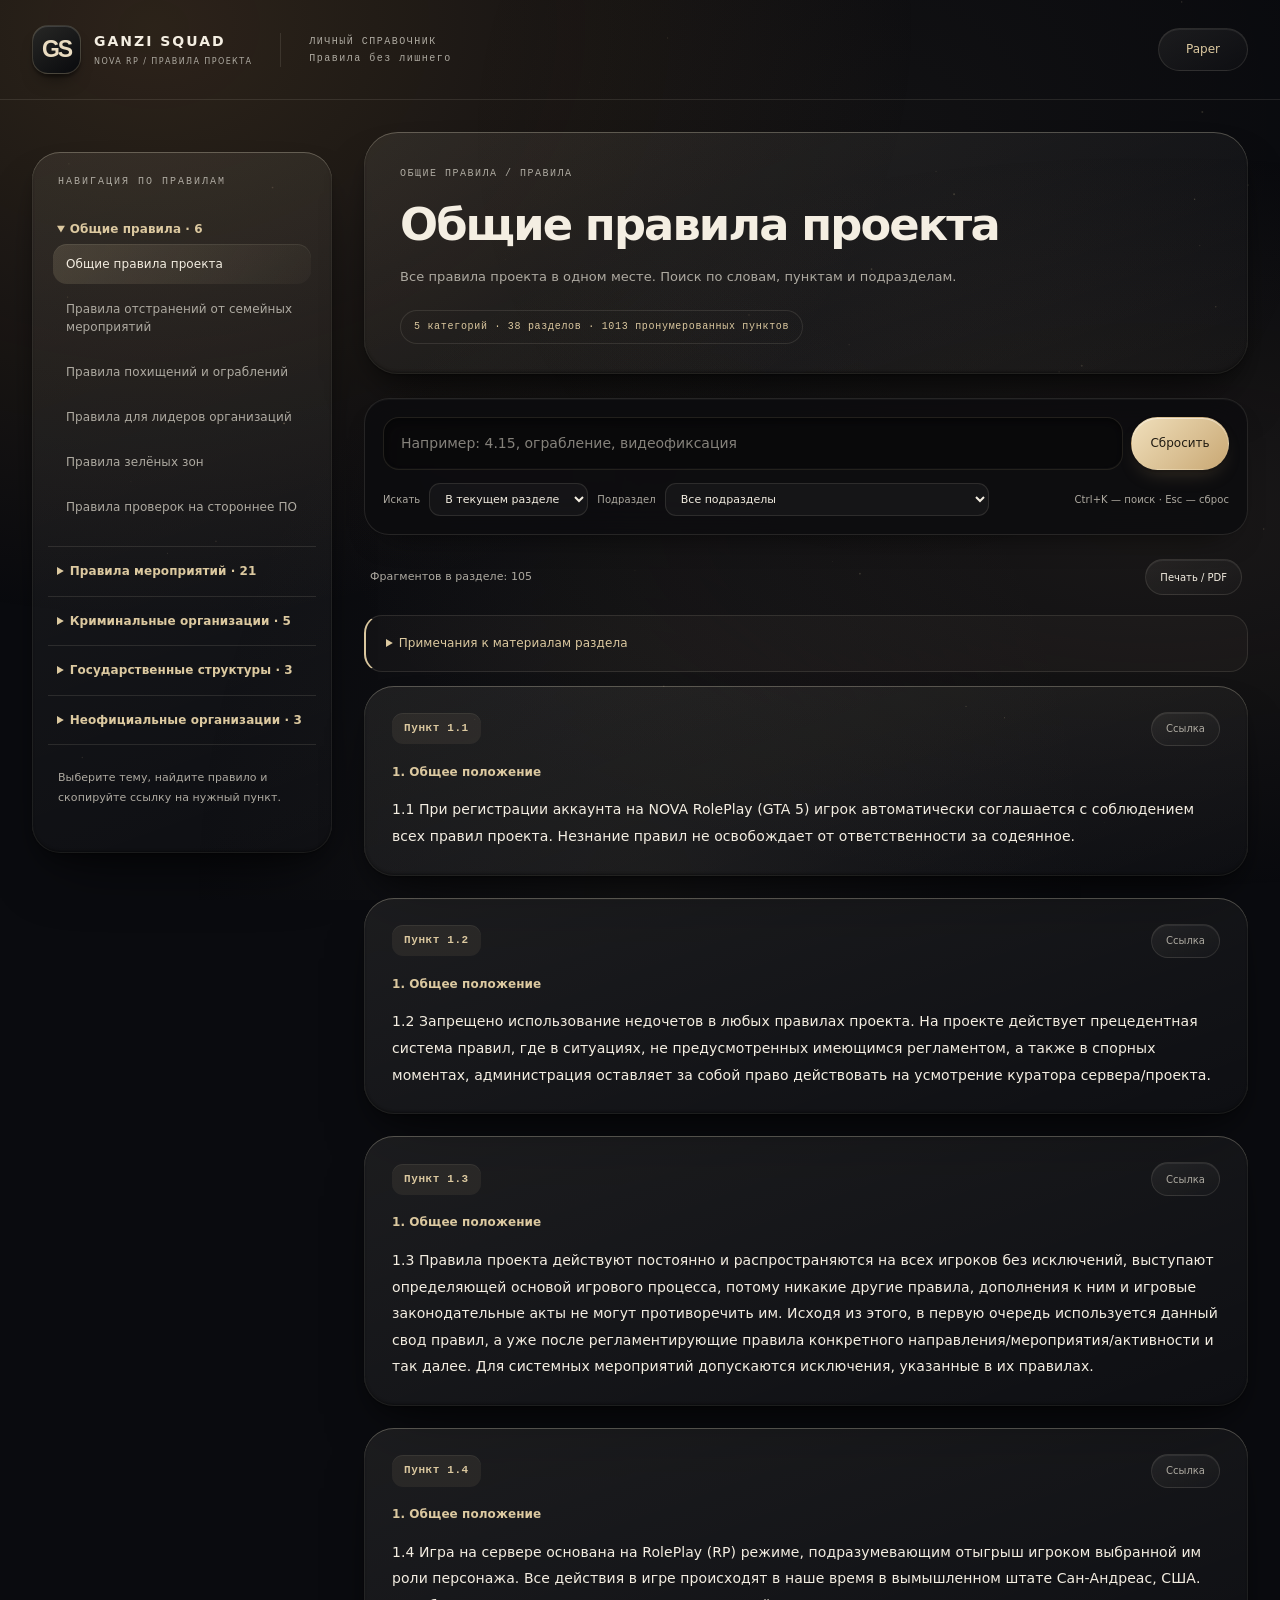
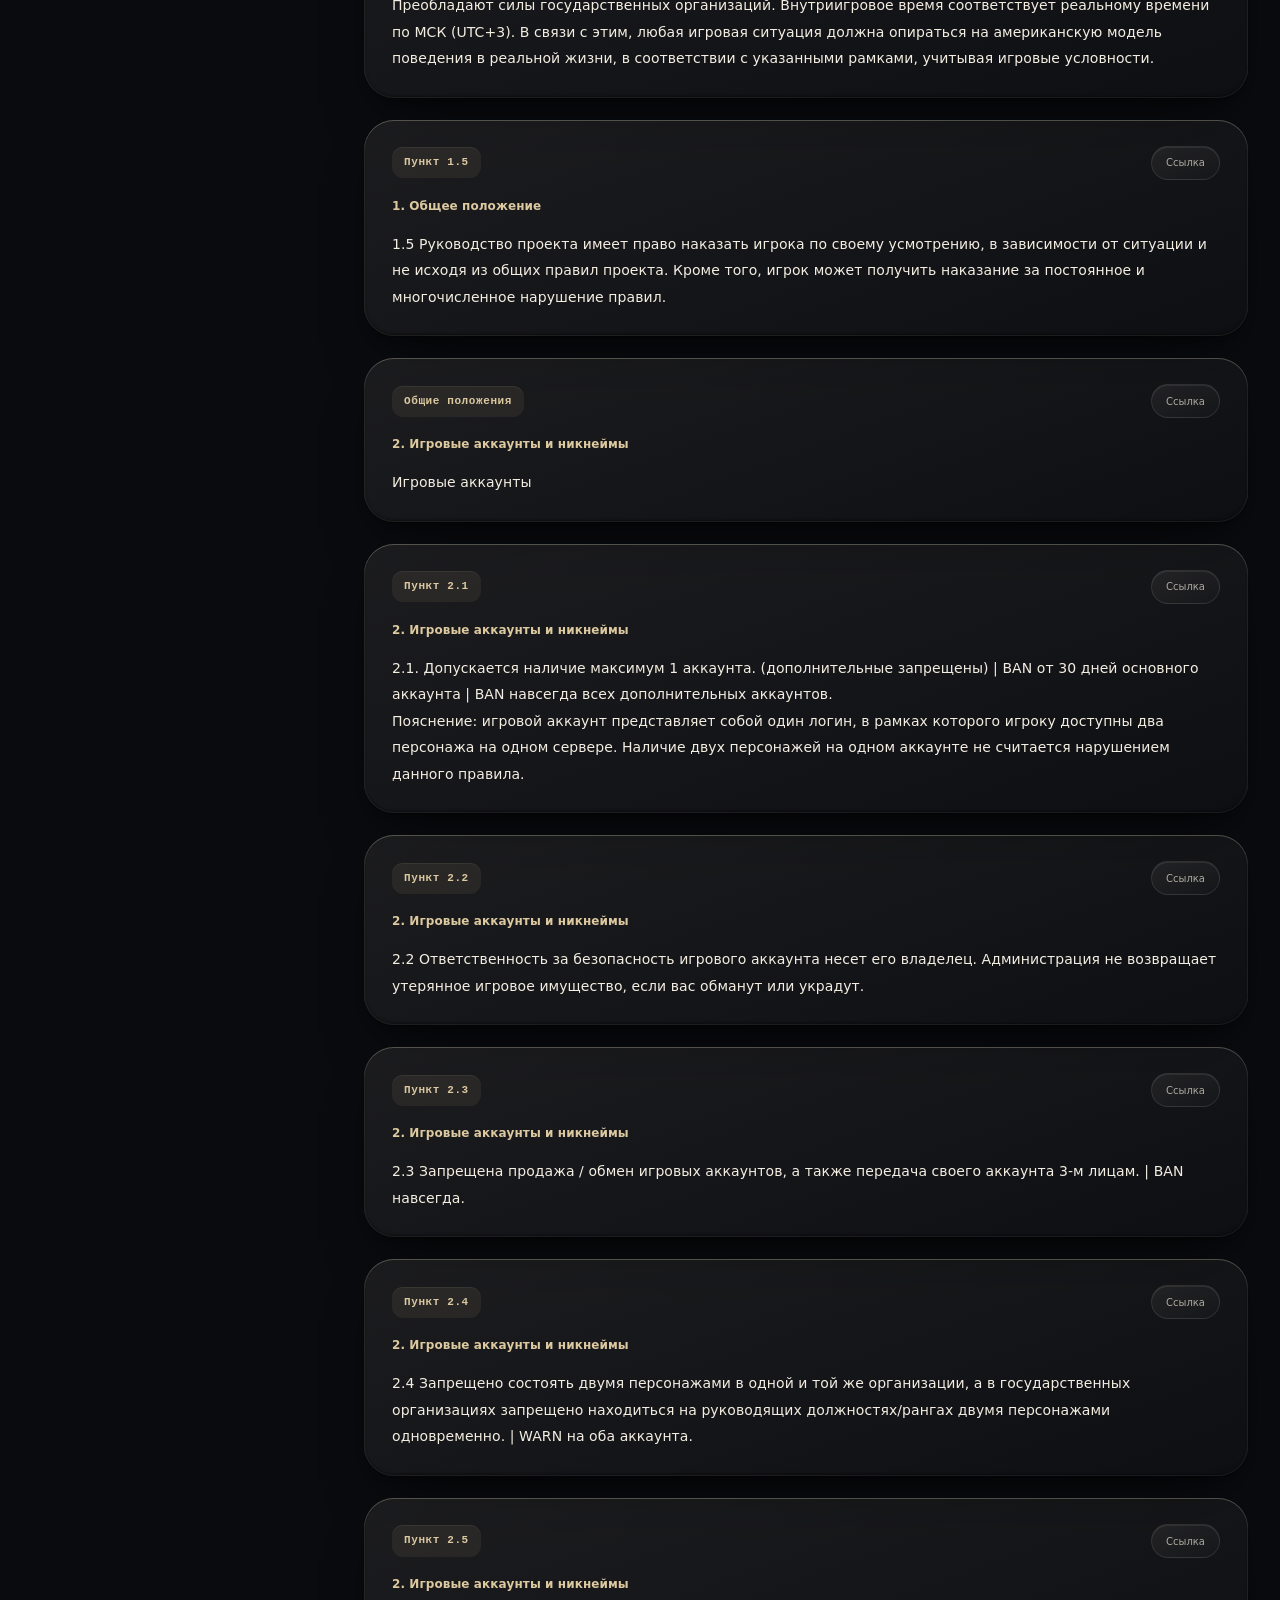
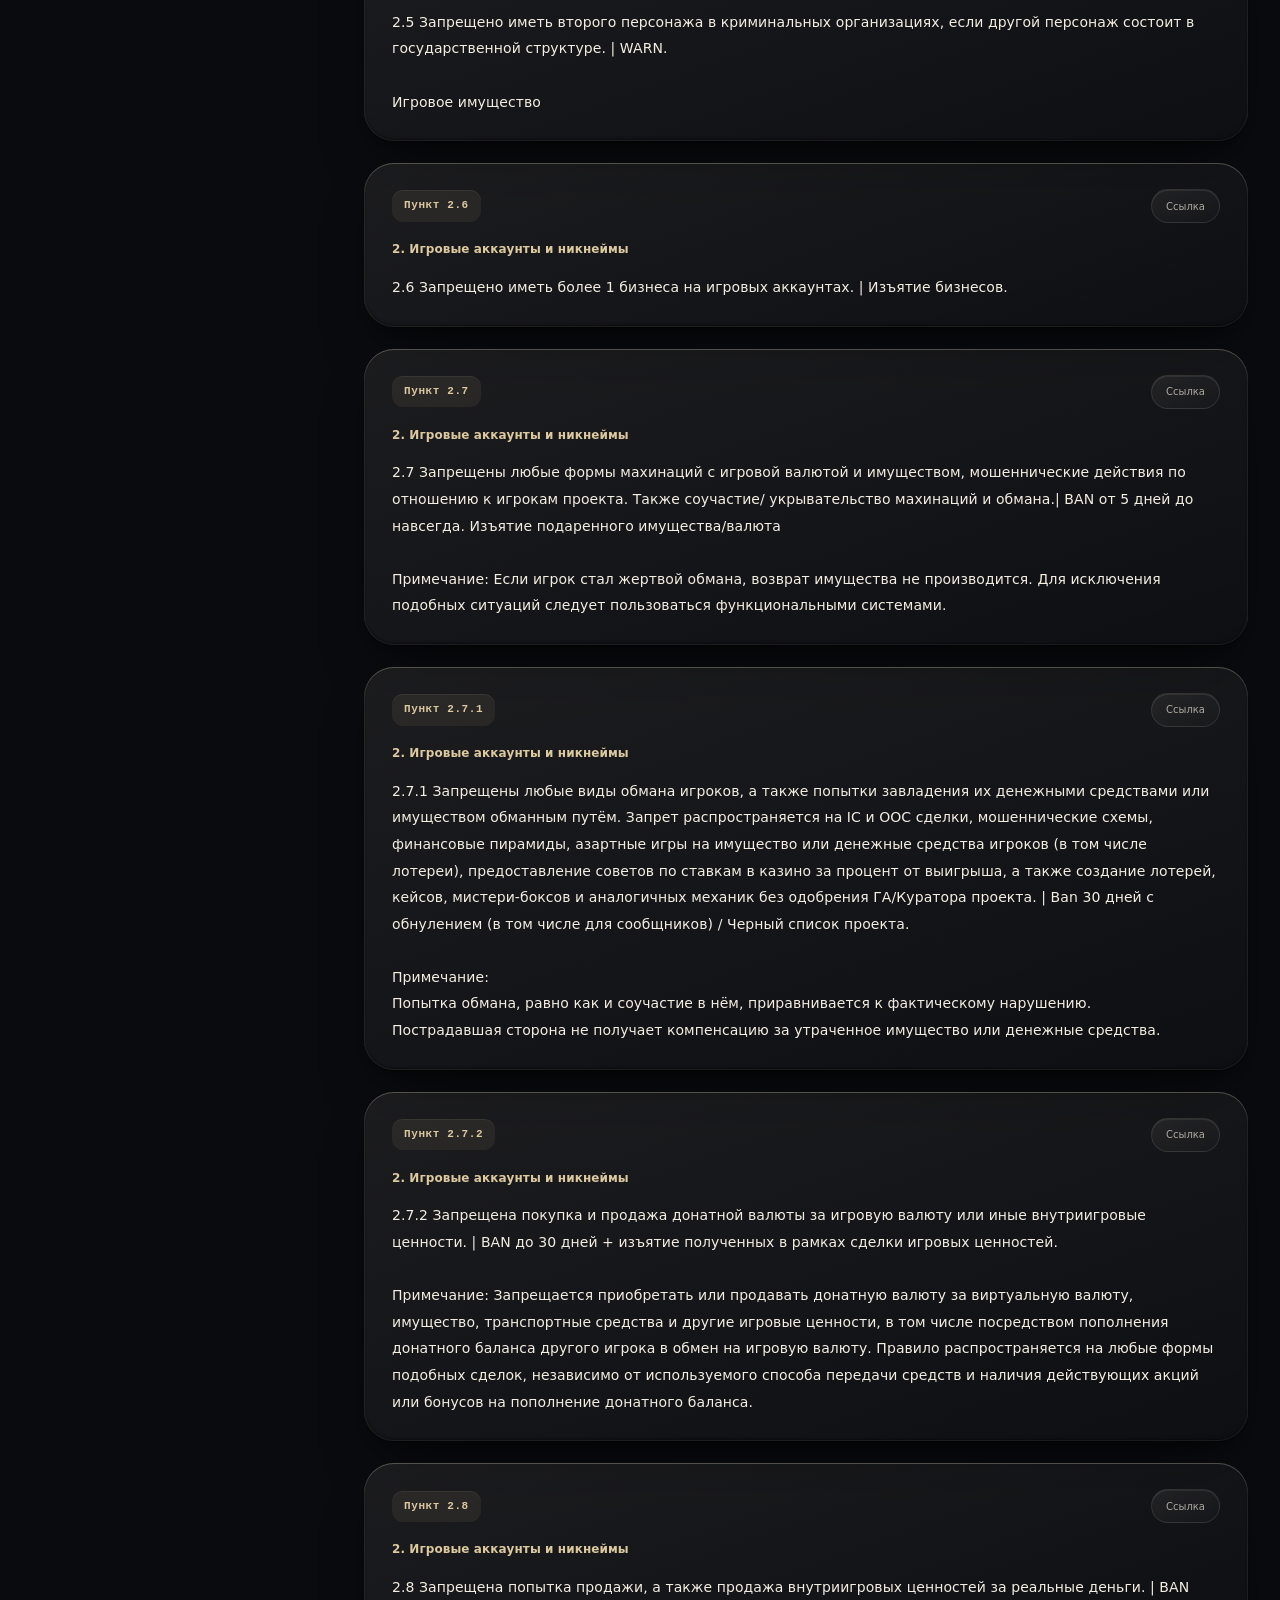
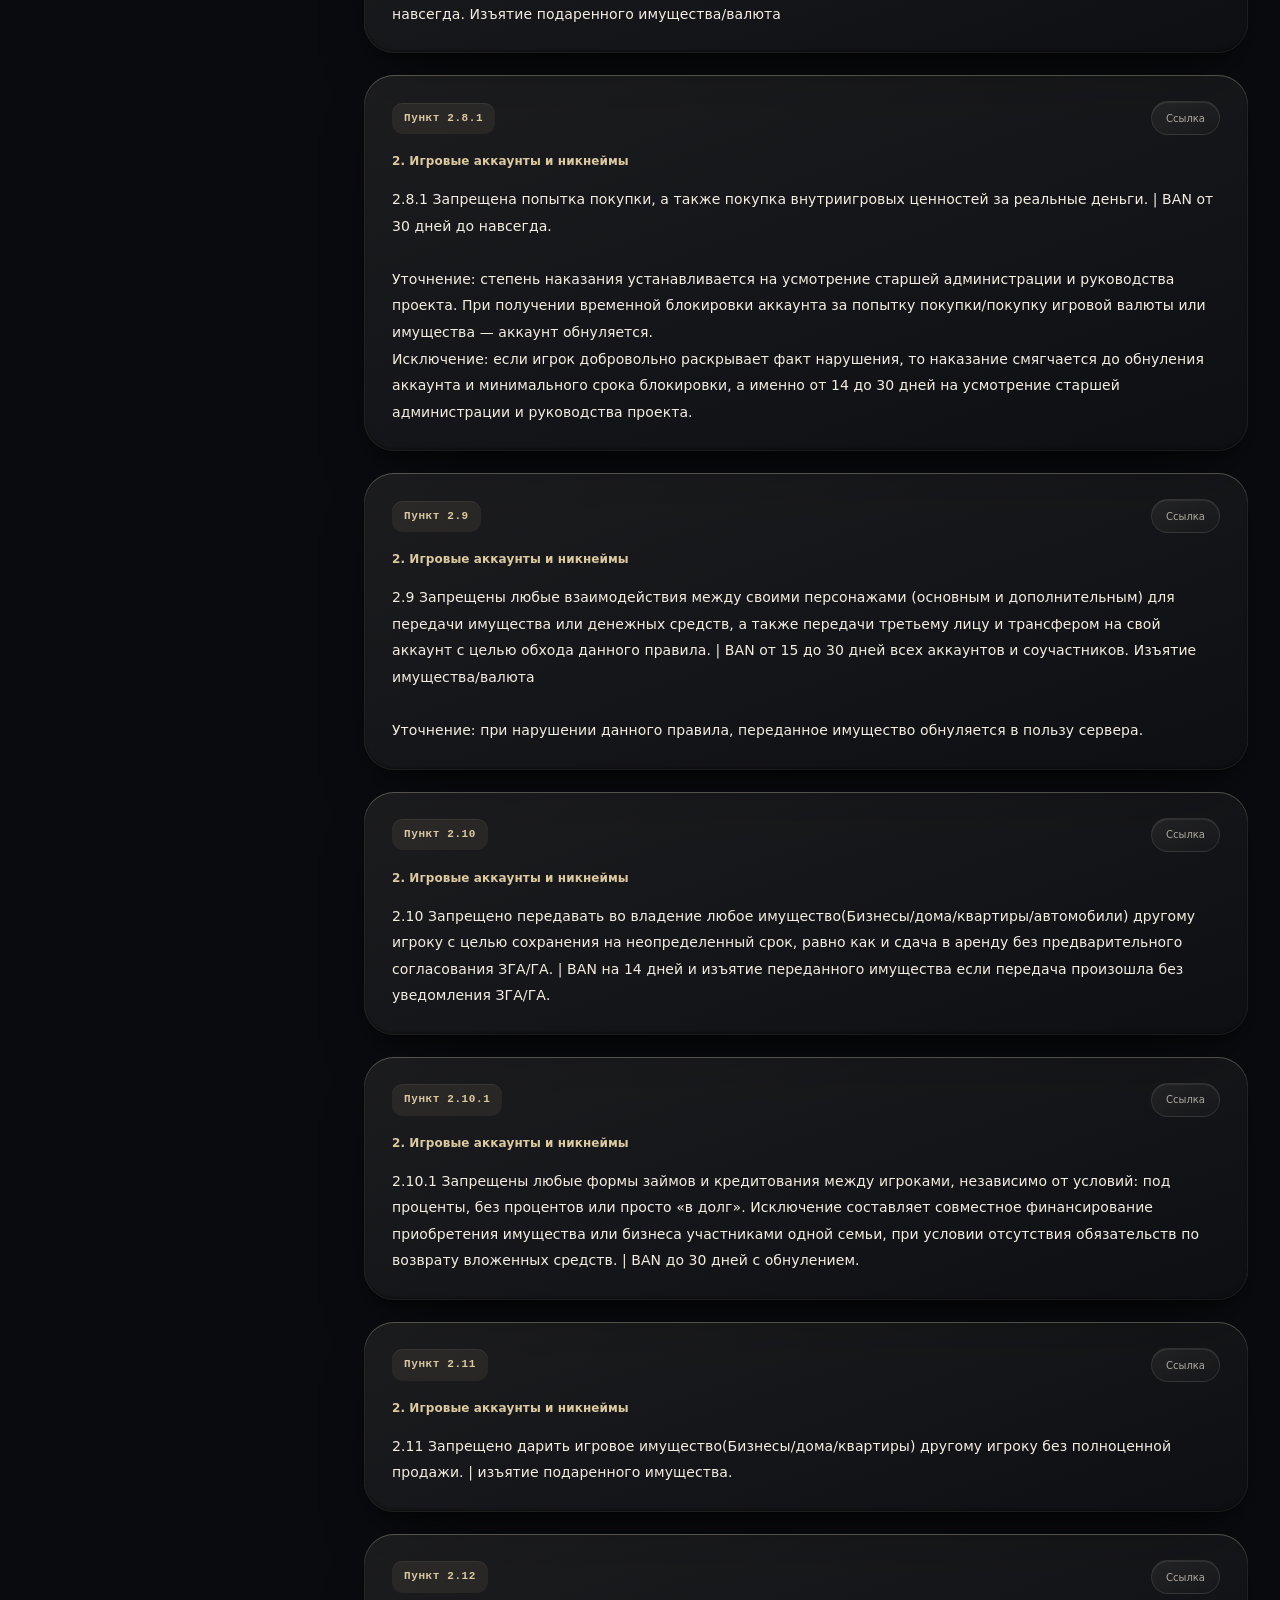
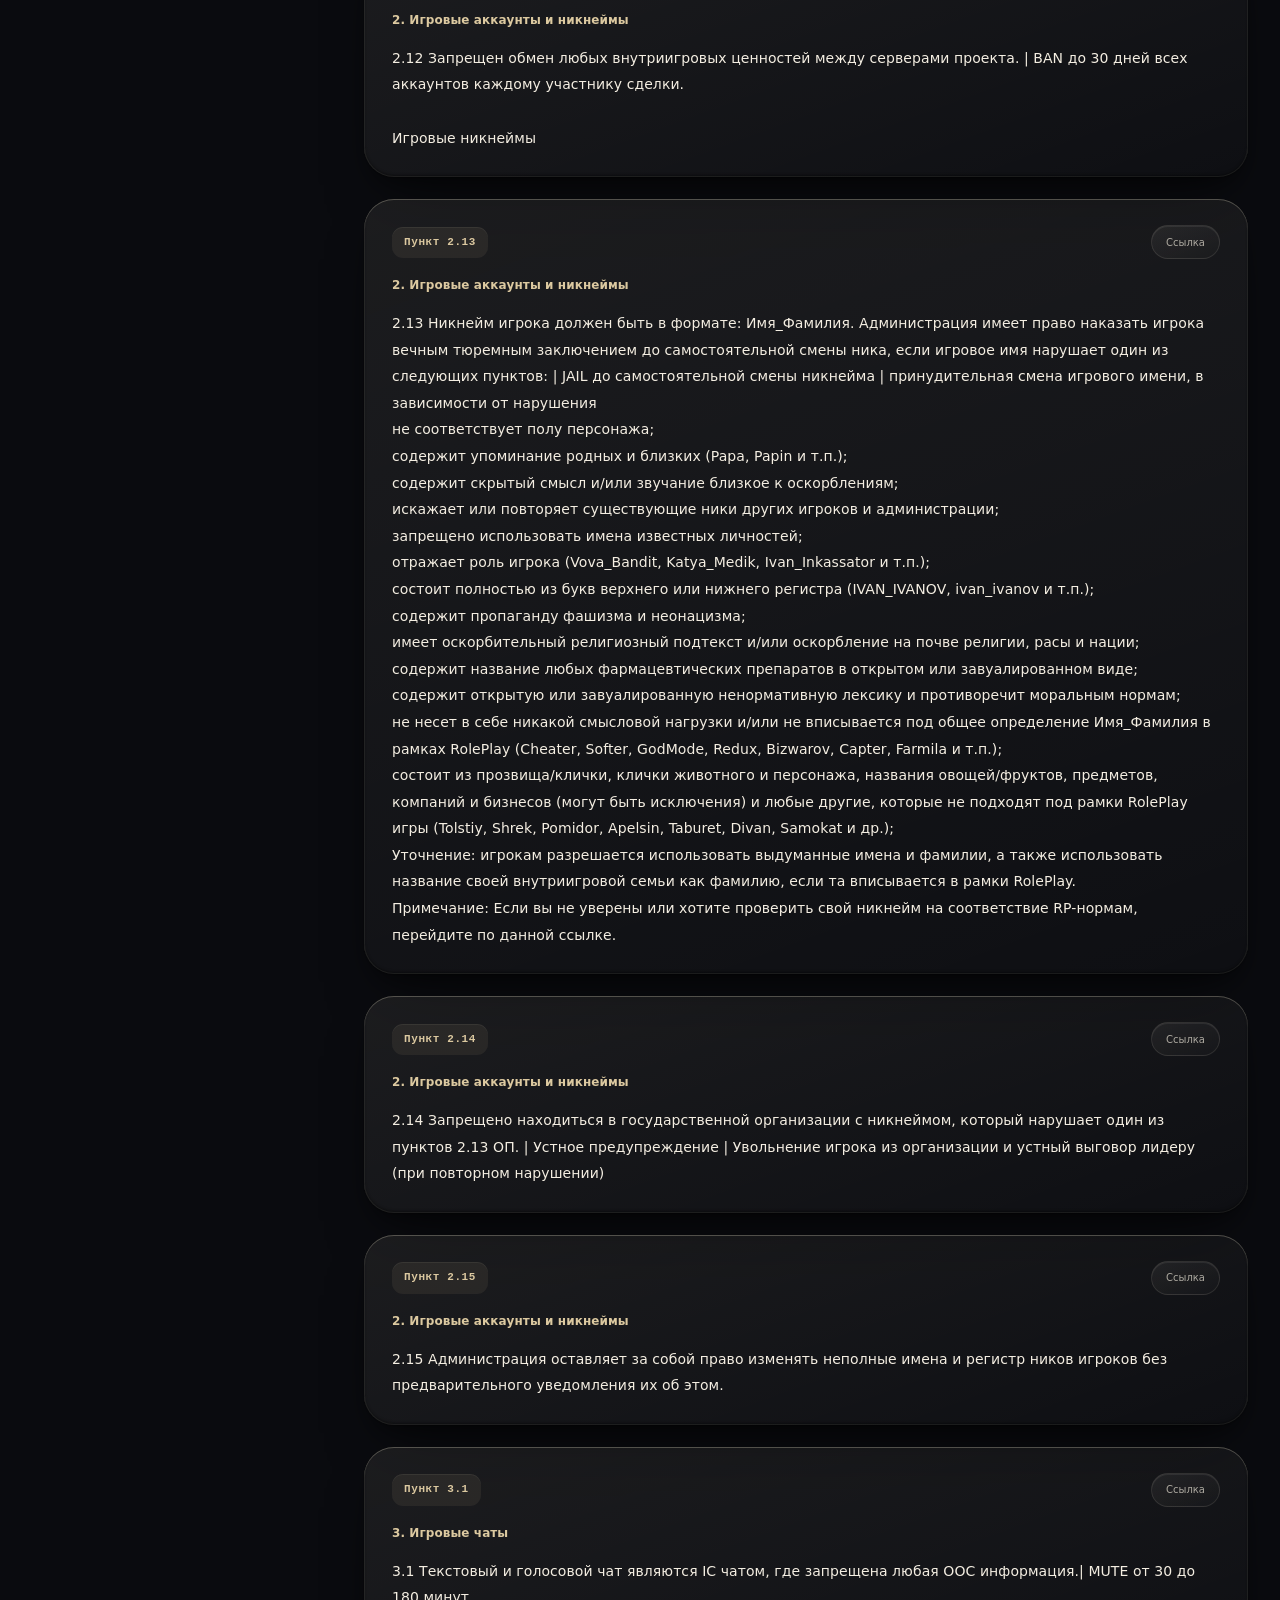
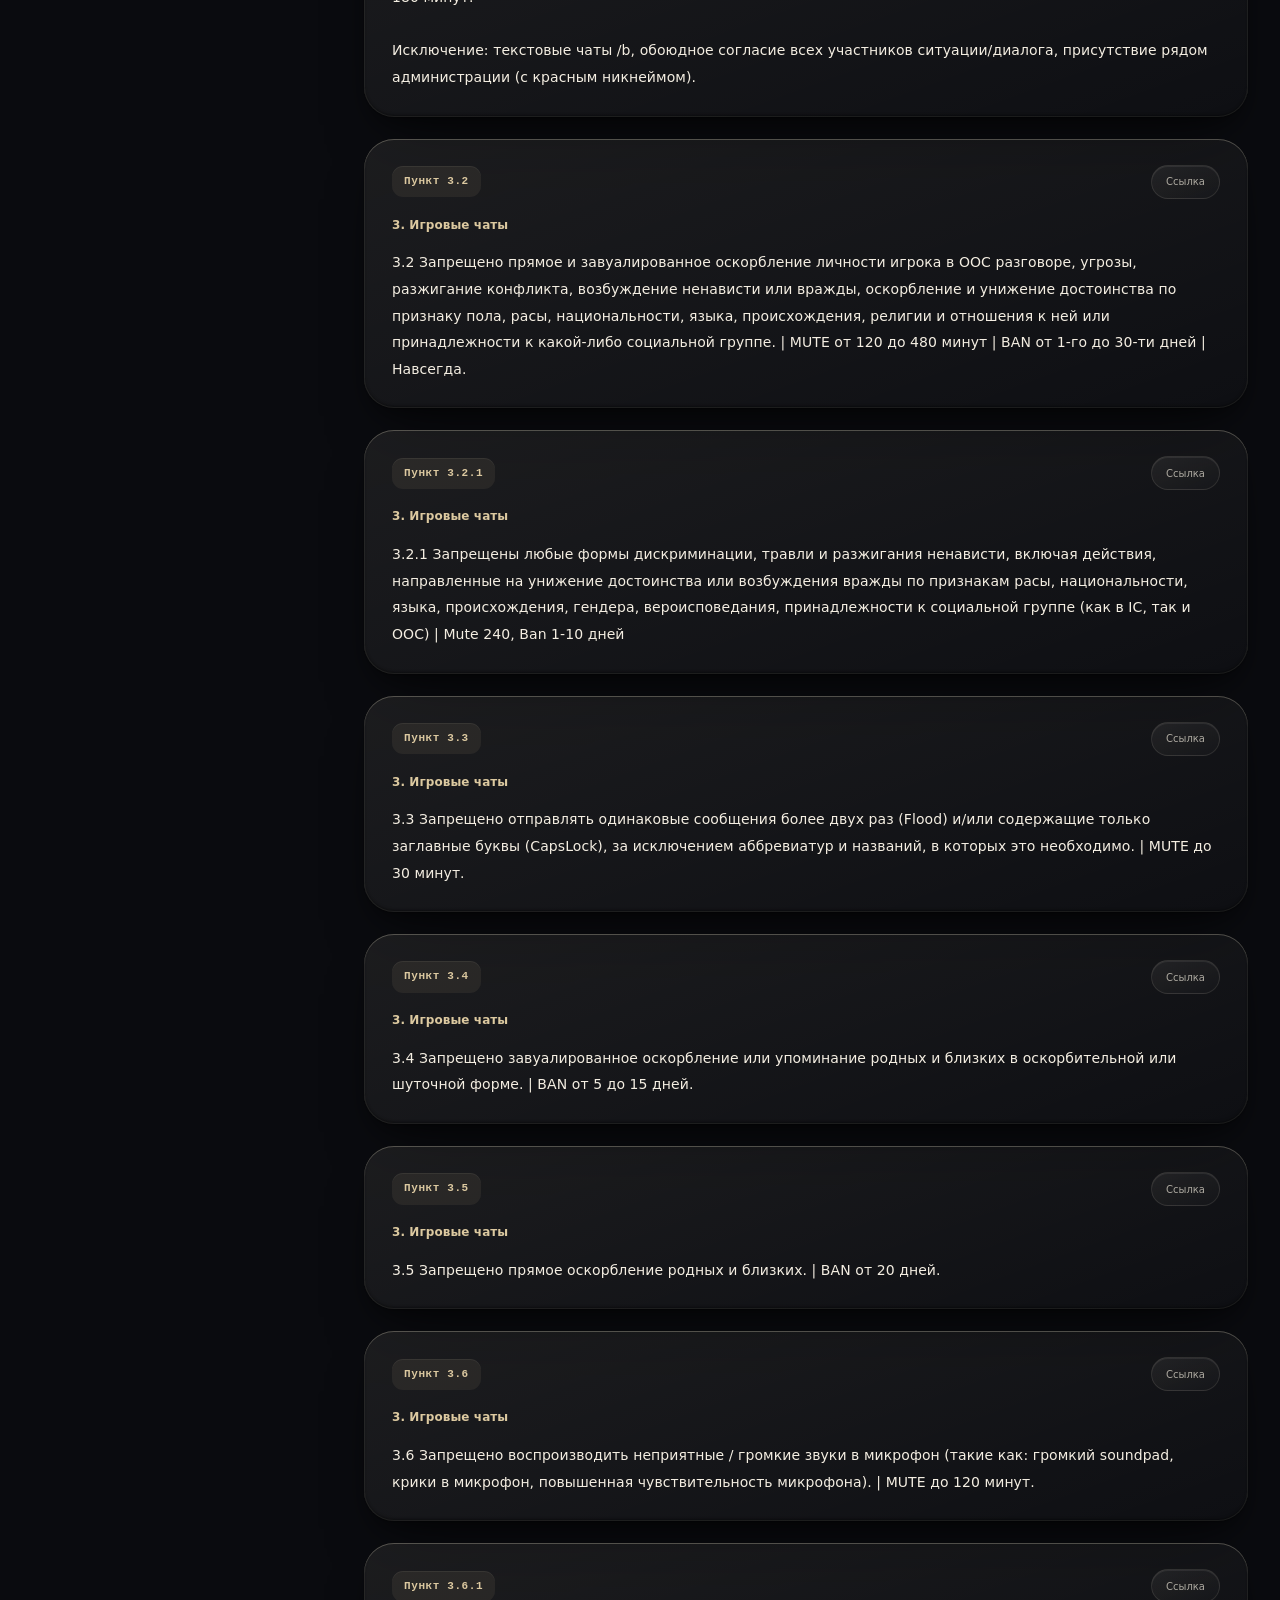
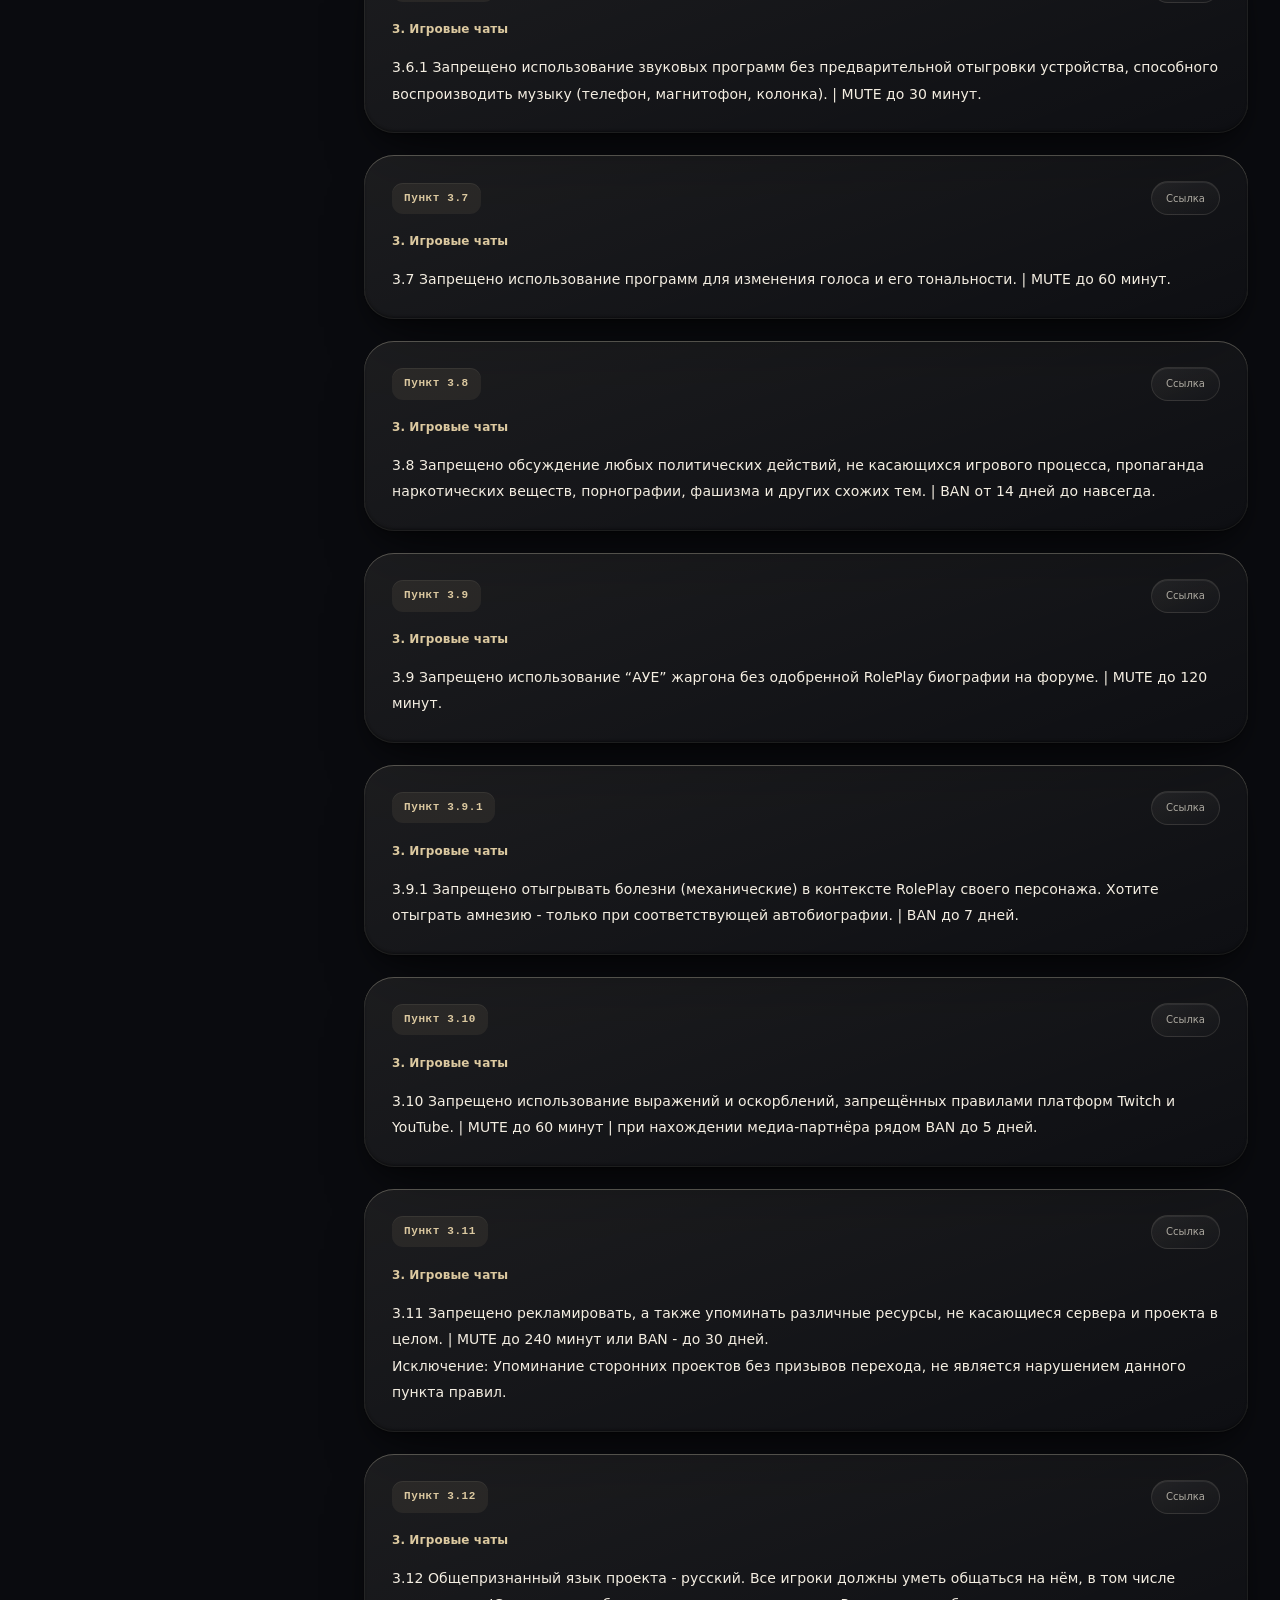
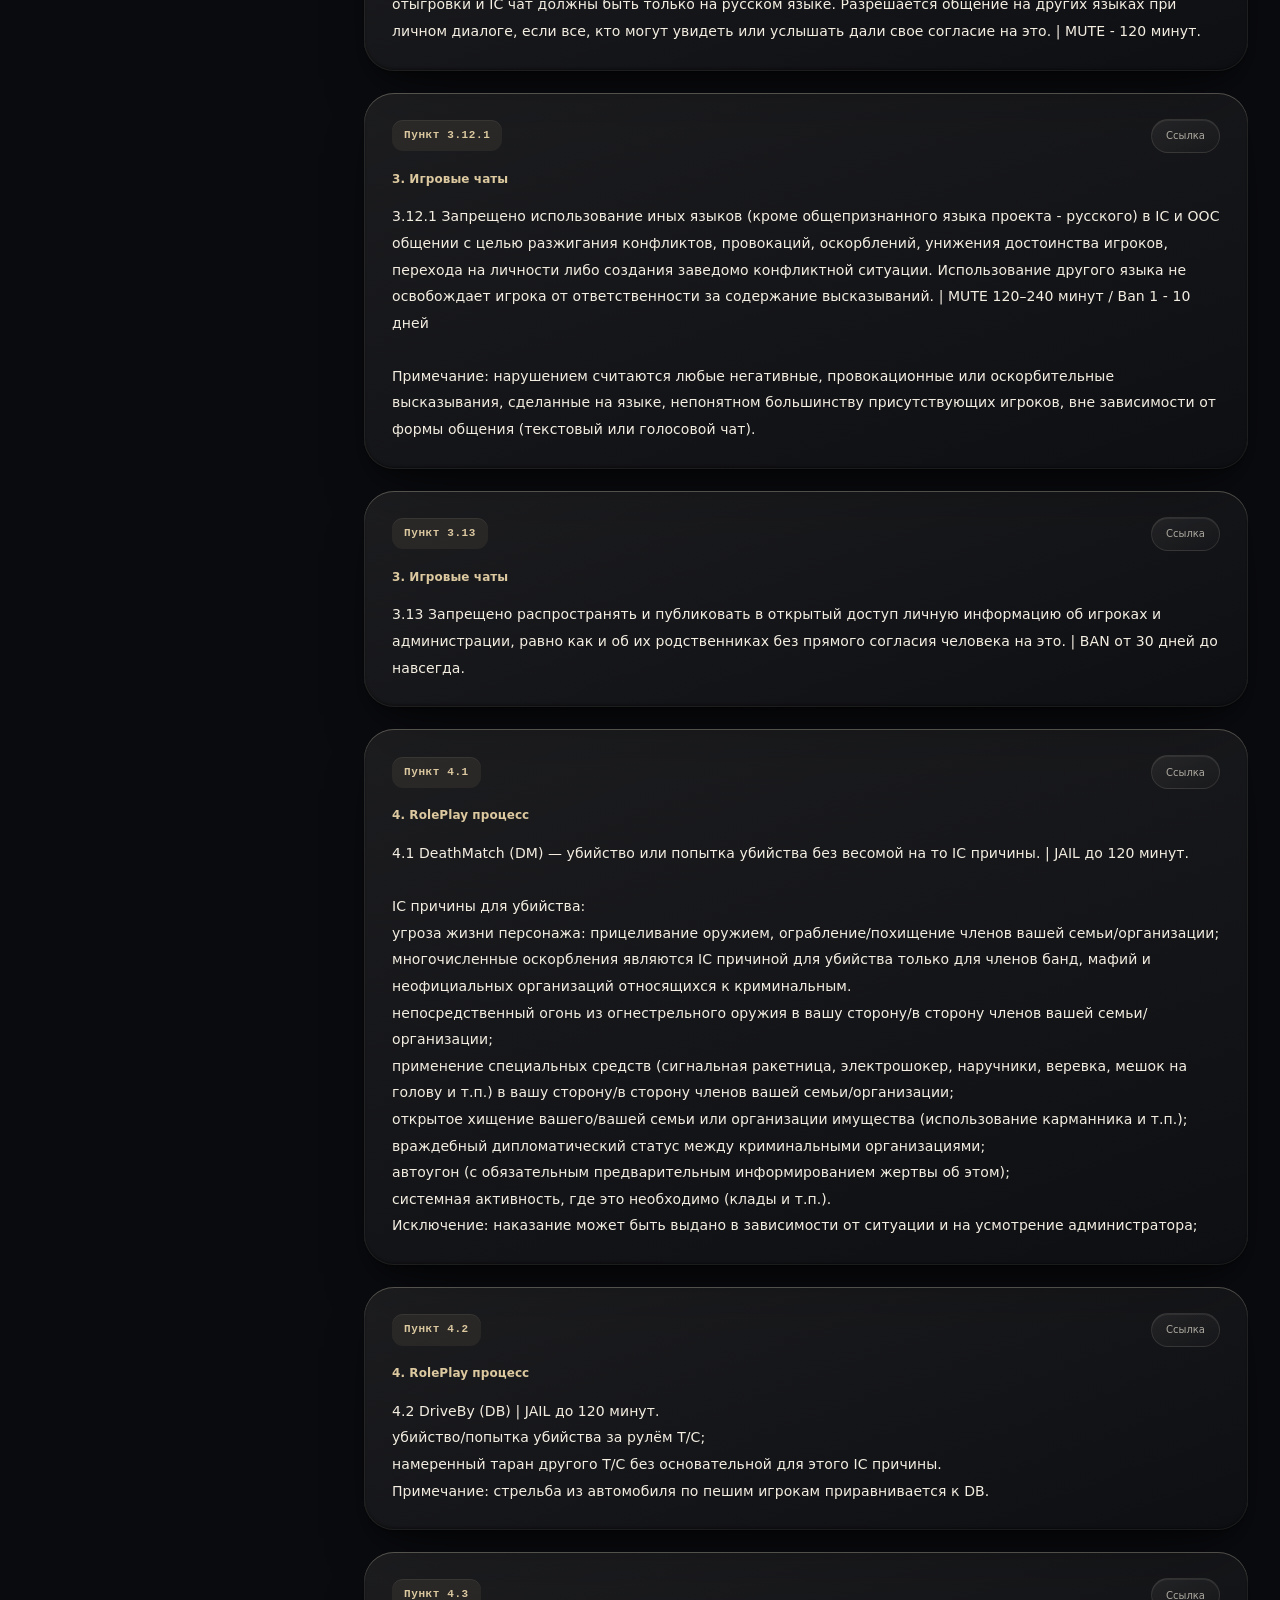
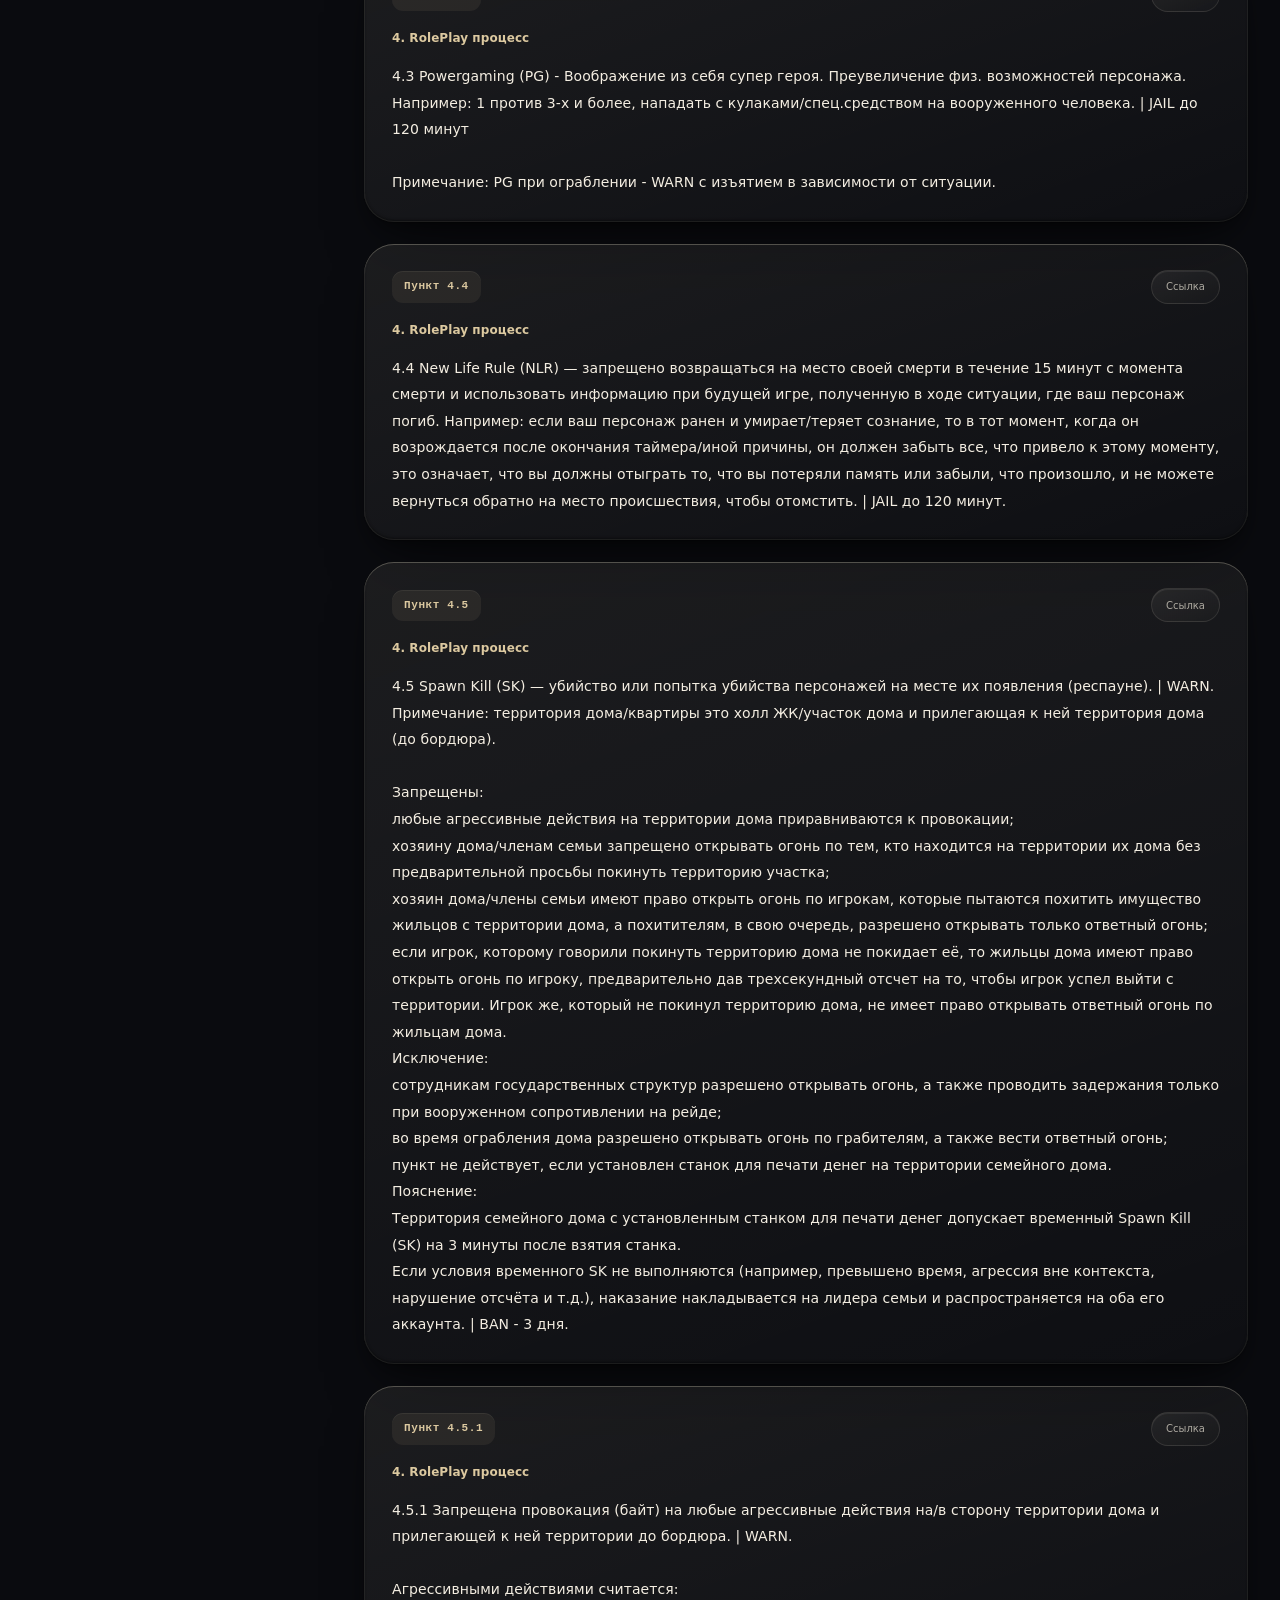
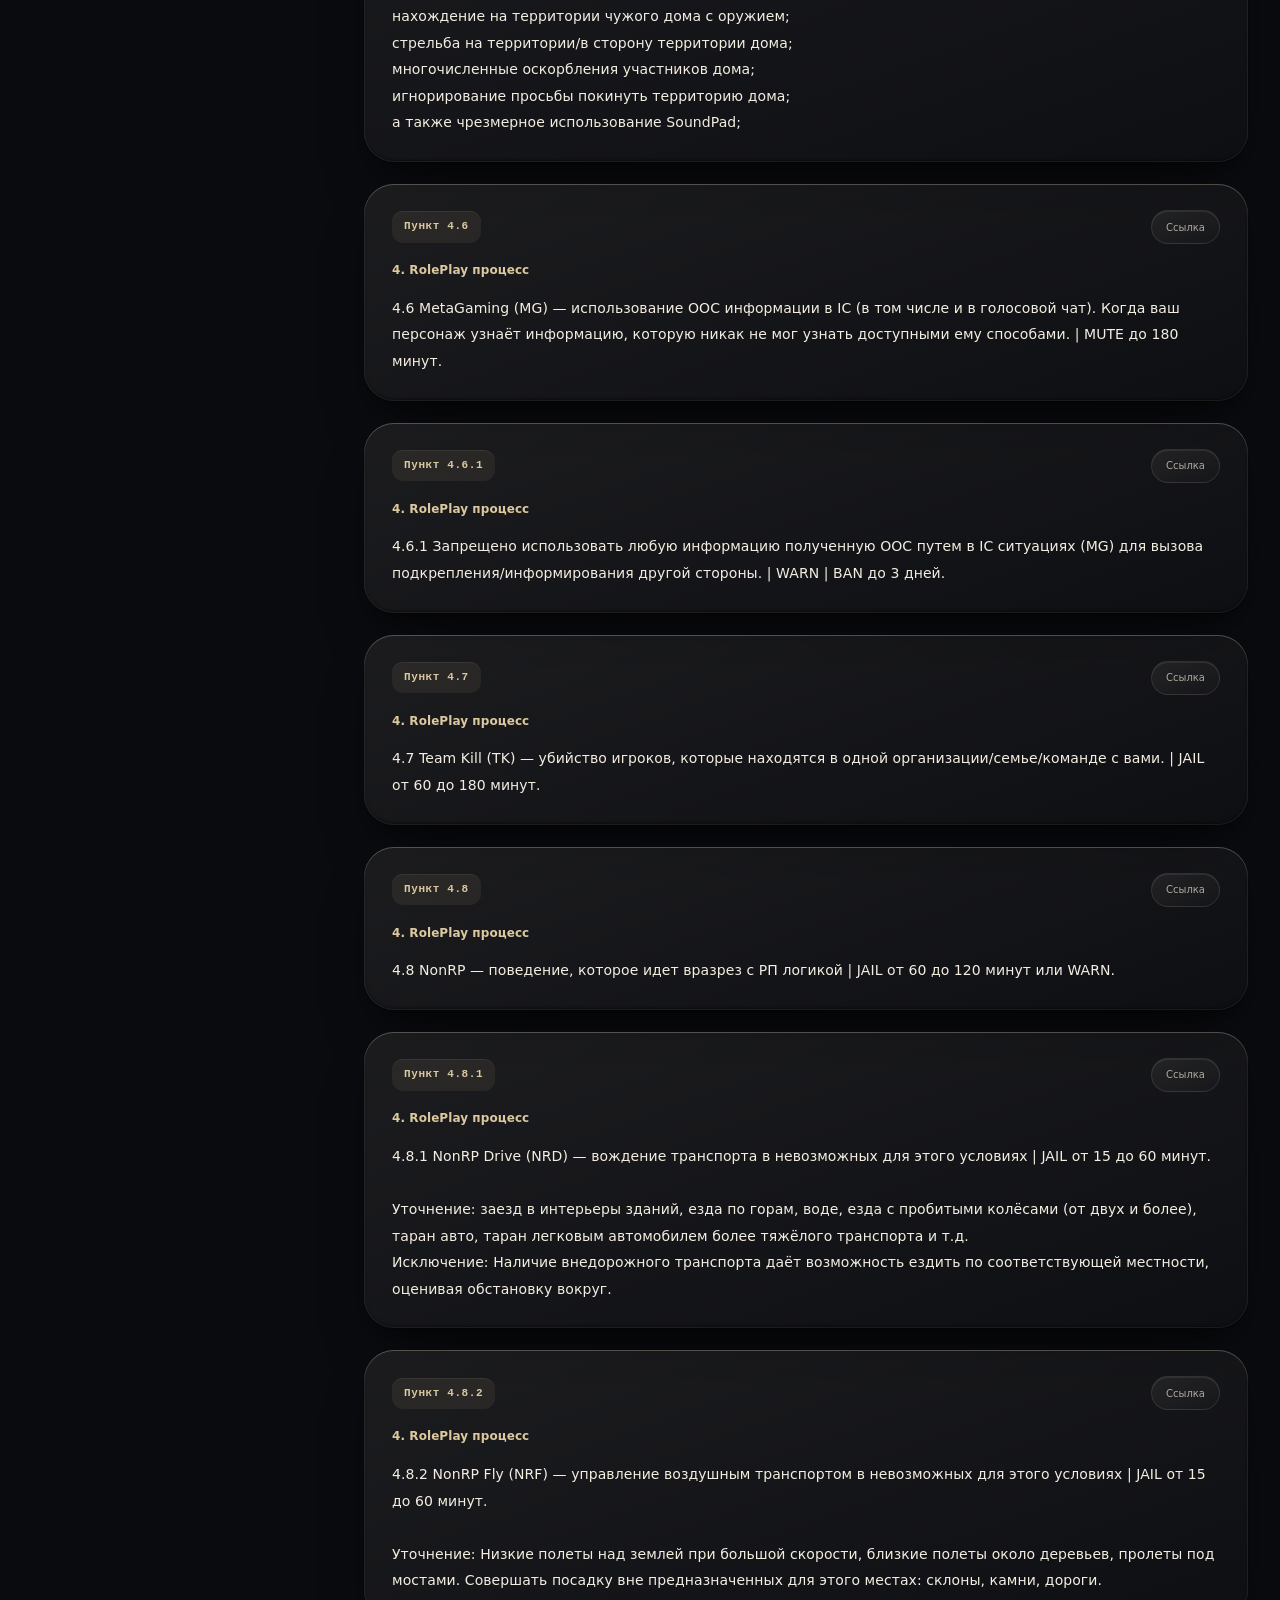
<file: rules.html>
<!doctype html><html lang="ru"><head><meta charset="utf-8"><meta name="viewport" content="width=device-width,initial-scale=1"><title>Правила NOVA RP</title></head><body><p><a href="index.html">Открыть новый справочник</a></p><script>location.replace('index.html'+location.search+location.hash)</script></body></html>
</file>
<file: style.css>
:root{color-scheme:dark;--bg:#0d1015;--panel:#151a22;--panel2:#1b2230;--line:#293141;--text:#eaf0fa;--muted:#94a1b8;--accent:#f4c654;--soft:#f4c65416}*{box-sizing:border-box}html{scroll-behavior:smooth}body{margin:0;background:var(--bg);color:var(--text);font:15px/1.7 system-ui,-apple-system,sans-serif}body.light{color-scheme:light;--bg:#f4f6fa;--panel:#fff;--panel2:#edf0f7;--line:#d7deeb;--text:#182131;--muted:#596982;--accent:#825900;--soft:#82590010}a{color:var(--accent)}button,input,select{font:inherit;color:var(--text);background:var(--panel);border:1px solid var(--line);border-radius:10px;padding:10px 13px}button,select{cursor:pointer}button:hover{border-color:var(--accent);background:var(--soft)}:focus-visible{outline:2px solid var(--accent);outline-offset:3px}.skip{position:absolute;left:-9999px}.skip:focus{left:16px;top:12px;z-index:20;background:var(--panel);padding:12px}header{height:76px;border-bottom:1px solid var(--line);display:flex;align-items:center;gap:22px;padding:0 28px}.brand{color:var(--text);font-size:29px;font-weight:950;font-style:italic;letter-spacing:-1.8px;text-decoration:none}.brand span{color:var(--accent)}.header-caption{border-left:1px solid var(--line);padding-left:22px;color:var(--muted);font-size:12px}.header-actions{margin-left:auto;display:flex;gap:10px}.layout{max-width:1600px;display:grid;grid-template-columns:310px minmax(0,1fr);margin:auto;gap:36px;padding:28px}aside{position:sticky;top:18px;align-self:start;max-height:calc(100vh - 36px);overflow:auto;scrollbar-width:thin;padding-right:6px}.eyebrow{text-transform:uppercase;letter-spacing:1.8px;font-size:10px;font-weight:700;color:var(--muted)}nav details{border-bottom:1px solid var(--line);padding:12px 0}nav summary{cursor:pointer;font-weight:650;font-size:13px}nav a{display:block;color:var(--muted);text-decoration:none;font-size:12px;line-height:1.5;border-left:2px solid transparent;padding:9px 11px;margin:5px 0;border-radius:0 8px 8px 0}nav a:hover,nav a[aria-current=page]{background:var(--soft);color:var(--text);border-left-color:var(--accent)}.sidebar-note{color:var(--muted);font-size:11px;margin:18px 0}main{min-width:0}.muted{color:var(--muted);font-size:12px}.hero{padding:18px 0 25px}h1{font-size:clamp(28px,3.6vw,48px);line-height:1.16;letter-spacing:-1.2px;margin:12px 0 14px;max-width:980px}.intro{color:var(--muted);max-width:800px;margin:0}.stats{color:var(--accent);font-size:12px;margin:20px 0 0}.toolbar{position:sticky;top:0;z-index:4;background:var(--bg);padding:14px 0;border-bottom:1px solid var(--line)}.search-row{display:flex;gap:8px}.search-row input{flex:1;min-width:0;padding:14px 16px;background:var(--panel2);font-size:15px}.filters{display:flex;gap:10px;align-items:center;flex-wrap:wrap;margin-top:10px}.filters label{font-size:12px;color:var(--muted)}.filters select{font-size:12px;max-width:100%;padding:7px 10px}.shortcut{color:var(--muted);font-size:11px;margin-left:auto}.results-bar{display:flex;justify-content:space-between;align-items:center;padding:16px 0;font-size:12px;color:var(--muted);gap:12px}article{border:1px solid var(--line);background:var(--panel);border-radius:14px;padding:22px 24px;margin-bottom:14px;scroll-margin-top:180px}article:target{border-color:var(--accent)}.rule-head{display:flex;gap:12px;align-items:center;justify-content:space-between;margin-bottom:12px}.number{display:inline-block;color:var(--accent);font-size:13px;font-weight:750;padding:4px 10px;background:var(--soft);border-radius:6px}.copy{font-size:11px;padding:6px 10px}.context{font-size:11px;color:var(--muted);margin:0 0 8px}h2{font-size:13px;font-weight:650;color:var(--muted);margin:0 0 10px}.rule-body{white-space:pre-wrap;overflow-wrap:anywhere;font-size:14px}.notice{border:1px solid var(--line);border-left:3px solid var(--accent);border-radius:10px;padding:14px 18px;margin:0 0 14px;color:var(--muted);font-size:12px}.notice summary{cursor:pointer;color:var(--accent)}.notice p{white-space:pre-wrap}mark{background:#f4c654;color:#171717;border-radius:2px;padding:0 1px}.menu{display:none}#toast{position:fixed;bottom:24px;right:24px;z-index:30;background:var(--accent);color:var(--bg);border-radius:10px;padding:12px 20px;font-size:13px}footer{border-top:1px solid var(--line);padding:22px 0;color:var(--muted);font-size:11px;margin-top:28px}[hidden]{display:none!important}@media(max-width:960px){header{padding:0 16px;height:64px}.header-caption{display:none}.layout{grid-template-columns:250px minmax(0,1fr);padding:20px;gap:22px}article{padding:18px}.shortcut{display:none}}@media(max-width:760px){.layout{display:block;padding:16px}aside{display:none;position:static;max-height:none;background:var(--panel);padding:16px;border-radius:14px;margin-bottom:22px}aside.open{display:block}.menu{display:block}.hero{padding-top:12px}h1{letter-spacing:-.7px}.toolbar{padding:10px 0}.filters{gap:8px}.filters select{flex:1;min-width:120px}article{padding:16px}#toast{bottom:20px;right:16px;left:16px;text-align:center}}@media(prefers-reduced-motion:reduce){html{scroll-behavior:auto}}@media print{header,aside,.toolbar,.copy,.results-bar,#toast{display:none!important}.layout{display:block;padding:0}.hero{padding:0}body{background:white;color:black}article{background:white;border-color:#bbb;break-inside:avoid}.number{color:black}.rule-body{font-size:10pt}.context,h2,.intro,footer{color:#555}.stats{display:none}mark{background:none;color:black}}
</file>
<file: ganzi-theme.css>
/* GANZI SQUAD: transparent Aurora / warm Paper. Presentation only. */
:root{--bg:#0a0b0f;--panel:rgba(255,246,228,.045);--panel2:rgba(0,0,0,.26);--line:rgba(222,213,195,.12);--text:#f4eee2;--muted:#aeaaa1;--accent:#dcc9a0;--soft:rgba(220,201,160,.075);--gs-top:rgba(255,246,228,.075);--gs-bot:rgba(255,255,255,.018);--gs-hi:rgba(255,244,220,.2);--gs-ring:rgba(255,244,220,.07);--gs-lo:rgba(0,0,0,.45);--gs-glow:rgba(226,190,130,.14);--gs-shadow:0 1px 2px rgba(0,0,0,.35),0 10px 24px -8px rgba(0,0,0,.45),0 34px 60px -26px rgba(0,0,0,.6)}
body.light{--bg:#eee6d5;--panel:#fbf7ec;--panel2:#e7dcc4;--line:rgba(97,75,43,.19);--text:#201e18;--muted:#60594d;--accent:#6b4d12;--soft:rgba(107,77,18,.065);--gs-top:#fbf7ec;--gs-bot:#efe5cf;--gs-hi:rgba(255,255,255,.9);--gs-ring:rgba(255,255,255,0);--gs-lo:rgba(120,92,50,.2);--gs-glow:rgba(255,255,255,.65);--gs-shadow:0 1px 2px rgba(80,58,28,.15),0 12px 24px -8px rgba(80,58,28,.2),0 34px 56px -26px rgba(80,58,28,.3)}
body{isolation:isolate;background:var(--bg);color:var(--text);font-family:Inter,ui-sans-serif,system-ui,-apple-system,sans-serif;letter-spacing:.005em}body:before{content:"";position:fixed;inset:0;z-index:-2;pointer-events:none;background:radial-gradient(ellipse at 12% 3%,rgba(173,126,67,.21),transparent 48%),radial-gradient(ellipse at 90% 58%,rgba(119,99,73,.15),transparent 50%),radial-gradient(ellipse at 50% 100%,rgba(131,119,97,.08),transparent 50%)}body:after{content:"";position:fixed;inset:0;z-index:-1;pointer-events:none;opacity:.55;background:radial-gradient(650px circle at var(--gs-x,70vw) var(--gs-y,15vh),rgba(226,190,130,.065),transparent 68%)}body.light:before{background:radial-gradient(ellipse at 15% 0,#fffaf0,transparent 65%),linear-gradient(145deg,#f5eedf,#e6d9bd)}body.light:after{opacity:.28;background:repeating-linear-gradient(3deg,transparent 0 3px,rgba(96,70,36,.025) 3px 4px),repeating-linear-gradient(93deg,transparent 0 5px,rgba(96,70,36,.02) 5px 6px)}#gs-stars{position:fixed;inset:0;z-index:-1;pointer-events:none}body.light #gs-stars{display:none}
header{max-width:1600px;margin:auto;padding:20px 32px;height:100px;border-bottom:1px solid var(--line);gap:28px;background:transparent}.brand{display:flex;align-items:center;gap:13px;text-decoration:none;font-style:normal;letter-spacing:0;min-width:0}.gs-monogram{display:grid;place-items:center;flex-shrink:0;width:49px;height:49px;border-radius:16px;background:linear-gradient(145deg,#272725,#090a0d);color:#eadcc1;border:1px solid rgba(220,201,160,.22);font:900 23px/1 Arial,sans-serif;letter-spacing:-2px;box-shadow:0 3px 3px #0005,0 12px 20px -12px #000c,inset 0 1px 0 #fff2}.brand .brand-copy{color:var(--text);font-size:14px;letter-spacing:2px;font-weight:800;line-height:1.4}.brand-copy small{display:block;color:var(--muted);font-size:8px;font-weight:500;letter-spacing:1.4px;margin-top:5px}.header-caption{font:10px/1.7 ui-monospace,monospace;letter-spacing:1.5px;padding-left:28px}.header-actions{gap:10px}button,input,select{border-color:var(--line)}button{border-radius:999px;padding:10px 18px;font-size:12px;min-height:42px;background:linear-gradient(155deg,rgba(255,246,228,.065),rgba(255,255,255,.015));box-shadow:inset 0 1px 0 rgba(255,255,255,.07);transition:background .3s,box-shadow .3s,border-color .3s}button:hover{background:var(--soft);border-color:rgba(220,201,160,.36)}button:active{box-shadow:inset 0 3px 8px #0003}#theme{color:var(--accent);min-width:90px}.layout{gap:32px;padding:32px;max-width:1600px;grid-template-columns:300px minmax(0,1fr)}aside{padding:22px 16px;border-radius:28px;max-height:calc(100vh - 40px);top:20px}.eyebrow{font:10px/1.5 ui-monospace,monospace;letter-spacing:2px;margin:0 10px 16px}nav details{border-color:var(--line);padding:14px 5px}nav summary{font-size:12px;line-height:1.7;color:var(--accent);padding:0 4px}nav a{border-left:0;border-radius:14px;padding:11px 13px;margin:5px 0;font-size:12px;transition:background .3s,color .3s,box-shadow .3s}nav a:hover{background:var(--soft)}nav a[aria-current=page]{background:linear-gradient(120deg,rgba(220,201,160,.16),rgba(220,201,160,.035));box-shadow:inset 0 1px 0 rgba(255,244,220,.08);color:var(--text)}.sidebar-note{padding:5px 10px;font-size:11px;line-height:1.8}.hero{padding:34px 36px 30px;margin-bottom:24px;border-radius:34px;min-height:235px;display:flex;flex-direction:column;justify-content:center}.hero .muted{font:10px/1.6 ui-monospace,monospace;letter-spacing:1.5px;text-transform:uppercase}h1{font-size:clamp(29px,3.5vw,53px);font-weight:740;letter-spacing:-1.9px;line-height:1.1;margin:18px 0 16px;text-wrap:balance;max-width:1000px}.intro{font-size:13px;color:var(--muted);line-height:1.8;max-width:650px}.stats{font:10px/1.6 ui-monospace,monospace;letter-spacing:.7px;align-self:flex-start;color:var(--accent);padding:9px 14px;border-radius:999px;box-shadow:inset 0 0 0 1px var(--line);margin-top:21px}.toolbar{border:1px solid var(--line);padding:18px;border-radius:25px;top:12px;margin:0 0 4px;background:rgba(13,13,15,.84);backdrop-filter:blur(18px) saturate(1.2);-webkit-backdrop-filter:blur(18px) saturate(1.2);box-shadow:0 16px 35px -24px #000e,inset 0 1px 0 #ffffff09}.search-row input{font-size:14px;border-radius:16px;background:rgba(0,0,0,.28);border-color:rgba(220,201,160,.12);box-shadow:inset 0 3px 8px #0005,inset 0 -1px 0 #ffffff08;padding:14px 17px}.search-row input::placeholder{color:var(--muted);opacity:.75}.search-row input:focus{border-color:var(--accent)}#reset{background:linear-gradient(135deg,#f0dfbb,#c9a874);color:#201b12;border-color:transparent;box-shadow:0 2px 3px #0004,0 10px 20px -8px #c9a87440,inset 0 1px 0 #ffffff77;min-width:98px}.filters{margin-top:13px;gap:9px}.filters label{font-size:10px;color:var(--muted)}.filters select{background:rgba(255,255,255,.035);border-radius:11px;padding:8px 11px;font-size:11px}.filters select option{background:#171715;color:#f4eee2}.shortcut{font-size:10px}.results-bar{padding:20px 6px;font-size:11px}.results-bar button{padding:8px 14px;min-height:36px;font-size:10px}
article,.hero,aside{position:relative;isolation:isolate;background:linear-gradient(160deg,var(--gs-top),var(--gs-bot));border:0;box-shadow:var(--gs-shadow),inset 0 1px 0 var(--gs-hi),inset 0 0 0 1px var(--gs-ring),inset 0 -2px 3px var(--gs-lo);transition:box-shadow .45s,border-color .45s}article{border-radius:30px;padding:26px 28px;margin-bottom:22px;scroll-margin-top:195px}article:before,.hero:before,aside:before{content:"";position:absolute;inset:0;z-index:-1;border-radius:inherit;pointer-events:none;background:linear-gradient(160deg,rgba(226,190,130,.075),rgba(255,255,255,.02));opacity:0;transition:opacity .5s}article:after,.hero:after,aside:after{content:"";position:absolute;inset:0;z-index:-1;border-radius:inherit;pointer-events:none;background:radial-gradient(440px circle at var(--mx,50%) var(--my,0%),var(--gs-glow),transparent 62%);opacity:0;transition:opacity .45s}.rule-head{margin-bottom:17px}.number{font:650 11px/1.4 ui-monospace,monospace;letter-spacing:.6px;background:rgba(220,201,160,.075);padding:8px 12px;border-radius:11px;color:var(--accent);box-shadow:inset 0 1px 0 rgba(255,244,220,.065)}.copy{min-height:34px;font-size:10px;padding:7px 14px;color:var(--muted)}article h2{font-size:12px;font-weight:600;color:var(--accent);margin:0 0 14px;line-height:1.65}.context{font:10px/1.65 ui-monospace,monospace;letter-spacing:.3px;margin:0 0 14px}.rule-body{font-size:14px;line-height:1.9;color:var(--text)}.notice{background:rgba(220,201,160,.035);border:1px solid var(--line);border-left:2px solid var(--accent);padding:16px 20px;border-radius:18px;color:var(--muted);font-size:12px;line-height:1.85}.notice summary{color:var(--accent)}mark{background:rgba(220,201,160,.25);color:var(--text);border-radius:4px;box-shadow:0 1px 0 var(--accent);padding:0 2px}article:target{box-shadow:var(--gs-shadow),0 0 0 1px var(--accent),0 0 35px -18px var(--accent)}footer{font-size:10px;line-height:1.9;padding:25px 8px}.footer-brand{display:block;font:650 10px/1.5 ui-monospace,monospace;letter-spacing:2px;color:var(--accent);margin-bottom:12px}#toast{background:linear-gradient(135deg,#f0dfbb,#c9a874);color:#201b12;border-radius:18px;box-shadow:0 12px 40px #0005}
body.light h1{font-family:Georgia,'Times New Roman',serif;font-weight:600;letter-spacing:-1.6px}body.light .toolbar{background:rgba(249,242,226,.94);box-shadow:0 12px 25px -20px #73583888,inset 0 1px 0 #fff}body.light .search-row input{background:rgba(129,98,48,.065);box-shadow:inset 0 2px 5px #73583825,inset 0 -1px 0 #fff;border-color:var(--line)}body.light .filters select{background:#f6eedc}body.light .filters select option{background:#fbf7ec;color:#201e18}body.light button{background:linear-gradient(160deg,#fffaf0,#eee2c9);box-shadow:0 3px 7px -5px #73583877,inset 0 1px 0 #fff}body.light #reset{background:#24211b;color:#fbf7ec;box-shadow:0 4px 7px -5px #0009,inset 0 1px 0 #ffffff33}body.light nav a[aria-current=page]{background:linear-gradient(120deg,#e8d5ad,#f4e9d3);box-shadow:inset 0 1px 0 #fffc}body.light .number{background:rgba(128,91,31,.075);box-shadow:inset 0 1px 0 #fffc}body.light mark{background:#ddc28b;color:#211c13}body.light article:before,body.light .hero:before,body.light aside:before{background:linear-gradient(160deg,#fffaf0,#f1e0bb)}
@media(hover:hover) and (pointer:fine){article:hover,.hero:hover,aside:hover{box-shadow:0 1px 2px #0004,0 16px 30px -10px #0007,0 46px 70px -28px #0009,inset 0 1px 0 var(--gs-hi),inset 0 0 0 1px var(--gs-ring),inset 0 -2px 3px var(--gs-lo)}article:hover:before,article:hover:after,.hero:hover:before,.hero:hover:after,aside:hover:before,aside:hover:after{opacity:1}body.light article:hover,body.light .hero:hover,body.light aside:hover{box-shadow:0 1px 2px #503a1c25,0 16px 30px -10px #503a1c40,0 46px 66px -28px #503a1c55,inset 0 1px 0 var(--gs-hi),inset 0 -2px 3px var(--gs-lo)}}
@supports not ((backdrop-filter:blur(1px)) or (-webkit-backdrop-filter:blur(1px))){body:not(.light){--gs-top:rgba(34,31,28,.94);--gs-bot:rgba(16,15,14,.96)}.toolbar{background:#171715}body.light .toolbar{background:#f9f2e2}}
@media(max-width:1100px){.layout{grid-template-columns:260px minmax(0,1fr);gap:22px;padding:24px}h1{font-size:38px}.hero{padding:28px}.header-caption{display:none}.shortcut{display:none}}@media(max-width:760px){header{height:82px;padding:15px 16px;gap:12px}.brand{gap:9px}.gs-monogram{width:38px;height:38px;border-radius:12px;font-size:20px}.brand .brand-copy{font-size:11px;letter-spacing:1.2px}.brand-copy small{font-size:6px;letter-spacing:.7px}.header-actions{gap:6px}.header-actions button{font-size:10px;padding:8px 12px;min-height:38px}#theme{min-width:65px}.layout{display:block;padding:16px}aside{padding:20px 16px;border-radius:25px;background:linear-gradient(160deg,#27231e,#111214);max-height:none}body.light aside{background:linear-gradient(160deg,#fbf7ec,#efe5cf)}.hero{border-radius:28px;padding:25px 23px;min-height:225px;margin-bottom:20px}h1{font-size:32px;letter-spacing:-1.2px}.intro{font-size:12px}.stats{font-size:9px;padding:8px 11px}.toolbar{border-radius:21px;padding:13px;top:6px}.search-row{gap:7px}.search-row input{font-size:12px;padding:13px 12px;min-height:45px}#reset{font-size:10px;padding:9px 12px;min-width:74px}.filters label{font-size:9px}.filters select{padding:8px;font-size:10px;min-width:100px}.results-bar{padding:16px 3px;font-size:10px}article{border-radius:25px;padding:21px 19px;margin-bottom:18px}.rule-body{font-size:14px;line-height:1.85}.rule-head{margin-bottom:15px}.number{font-size:10px}.copy{font-size:10px}footer{padding:22px 4px}#toast{bottom:18px;right:16px;left:16px;text-align:center}}@media(max-width:380px){.brand-copy small{display:none}.brand .brand-copy{font-size:10px}.header-actions button{padding:8px 10px}.hero{padding:22px 20px}}
@media(prefers-reduced-motion:reduce){html{scroll-behavior:auto}body:after{background:none}article,.hero,aside,article:before,article:after,.hero:before,.hero:after,aside:before,aside:after,button,nav a{transition:none!important;animation:none!important}article:after,.hero:after,aside:after{display:none}}@media print{#gs-stars,body:before,body:after,article:before,article:after,.hero:before,.hero:after{display:none!important}body,body.light{background:white!important;color:black!important}.hero,article{background:white!important;box-shadow:none!important;border:1px solid #bbb;border-radius:10px;color:black!important}.rule-body,h1,h2,.number,.context,.intro,.stats{color:black!important}.toolbar{display:none!important}.hero{min-height:0;padding:15px}mark{background:none;color:black!important;box-shadow:none}footer{color:#555}}
</file>
<file: admin.css>
.admin-page{max-width:1600px;margin:auto;padding:28px 32px}.admin-page>h1{font-size:38px}.admin-page>p{margin:16px 0}.admin-bar,.admin-buttons{display:flex;align-items:center;gap:8px;flex-wrap:wrap;margin:16px 0}.admin-bar span{color:var(--accent);font-size:12px;margin-right:auto}.admin-grid{display:grid;grid-template-columns:260px minmax(280px,1fr) minmax(260px,.9fr);gap:20px}.admin-panel{min-width:0;border:1px solid var(--line);border-radius:24px;background:var(--panel);padding:22px;margin-bottom:20px}.admin-panel h2{font-size:18px;color:var(--text);margin:0 0 18px}.admin-panel label,dialog label{display:block;font-size:12px;color:var(--muted);margin:12px 0 6px}.admin-panel input,.admin-panel select,.admin-panel textarea,dialog input,dialog select,dialog textarea{width:100%;min-width:0;background:var(--panel2);color:var(--text)}textarea{font:14px/1.75 system-ui,sans-serif;resize:vertical;border:1px solid var(--line);border-radius:12px;padding:12px}.admin-buttons button{font-size:11px}.rule-choice{display:block;width:100%;text-align:left;border-radius:12px;font-size:11px;line-height:1.6;margin:6px 0;padding:10px;overflow-wrap:anywhere}.rule-choice[aria-current=true]{border-color:var(--accent);background:var(--soft)}#rules-list{max-height:60vh;overflow:auto;margin-top:14px}.preview-panel article{padding:22px}.github-panel p{font-size:12px;color:var(--muted)}#token{max-width:650px}dialog{background:var(--bg);color:var(--text);border:1px solid var(--line);border-radius:24px;padding:26px;width:min(900px,calc(100vw - 32px));max-height:90vh;overflow:auto}dialog::backdrop{background:#0009}dialog h2{font-size:23px;color:var(--text)}button:disabled{opacity:.4;cursor:not-allowed}#preview-text{min-height:180px}body.light .admin-panel{background:linear-gradient(160deg,#fbf7ec,#efe5cf)}@media(max-width:1150px){.admin-grid{grid-template-columns:240px minmax(0,1fr)}.preview-panel{grid-column:1/-1}}@media(max-width:760px){.admin-page{padding:20px 16px}.admin-page>h1{font-size:30px}.admin-grid{display:block}.admin-panel{padding:18px}#rules-list{max-height:35vh}.admin-page .intro{font-size:13px}header .header-actions a{font-size:11px}}
</file>
